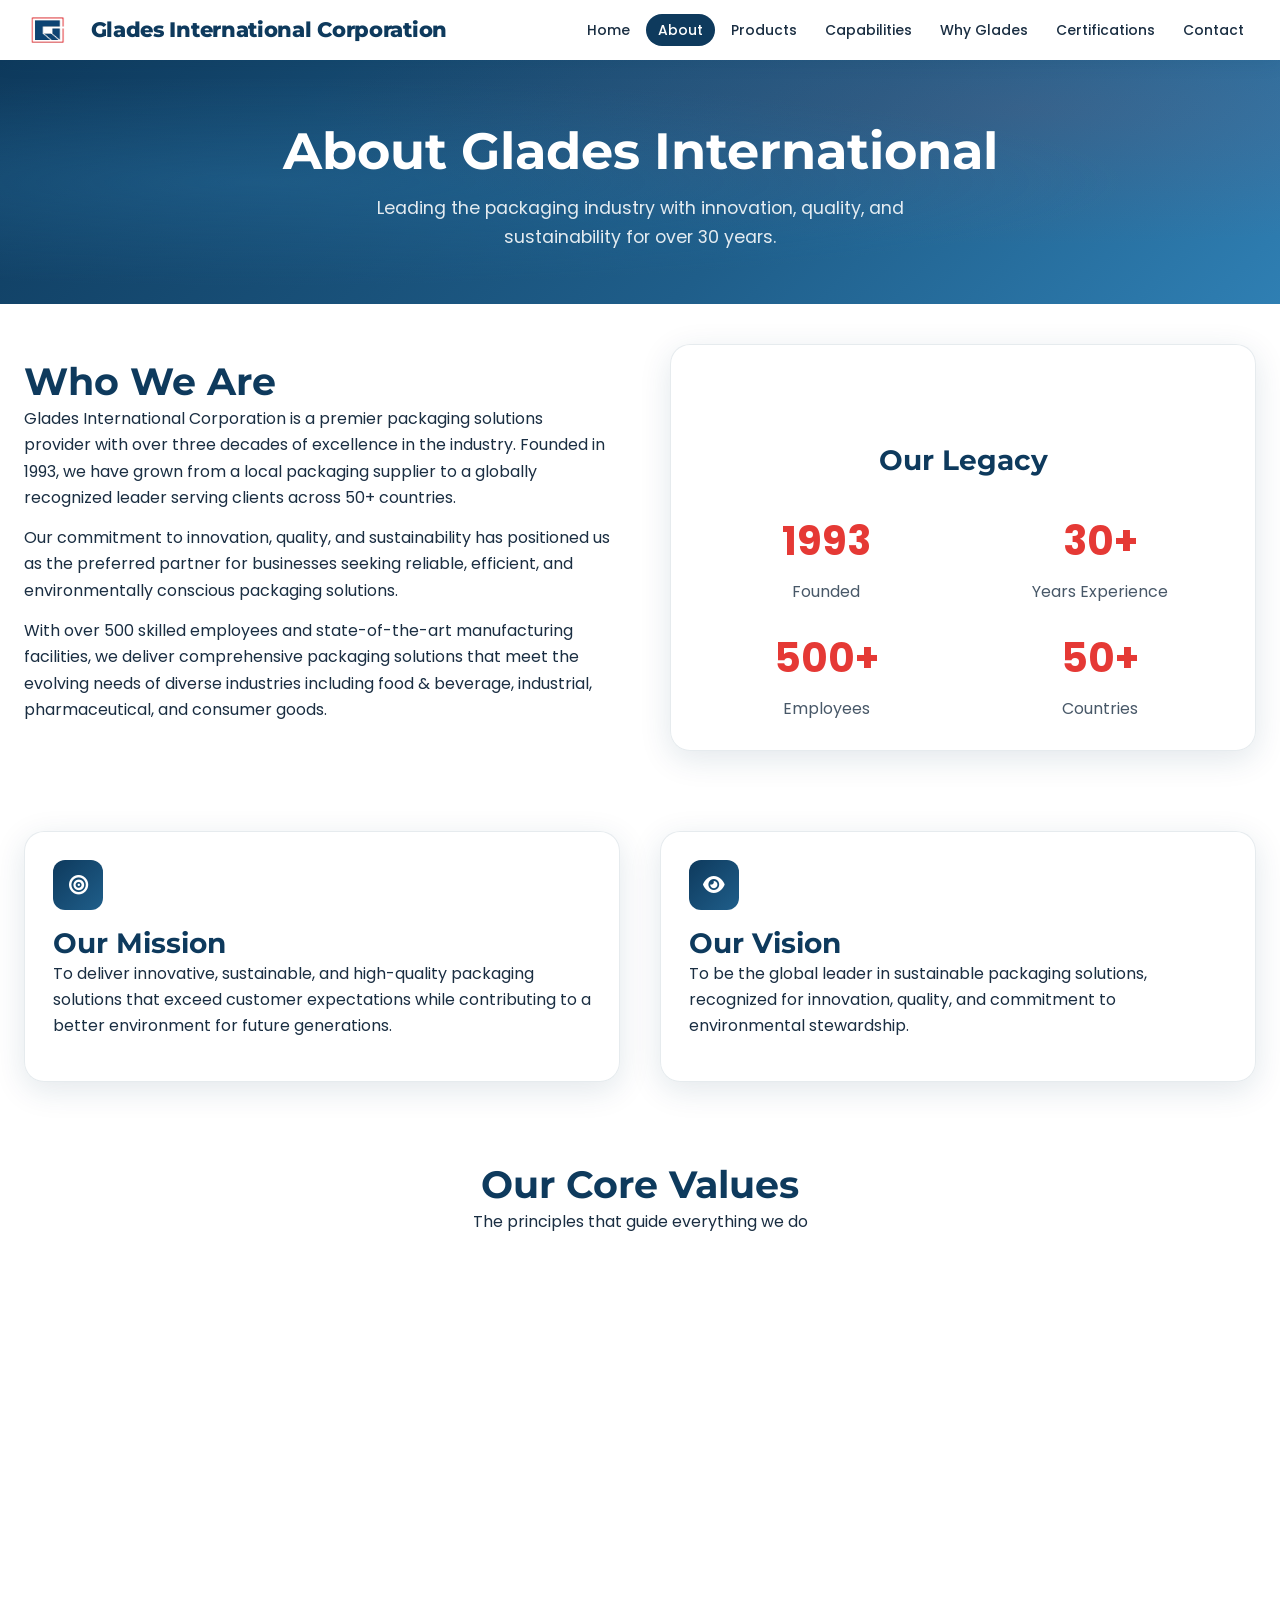
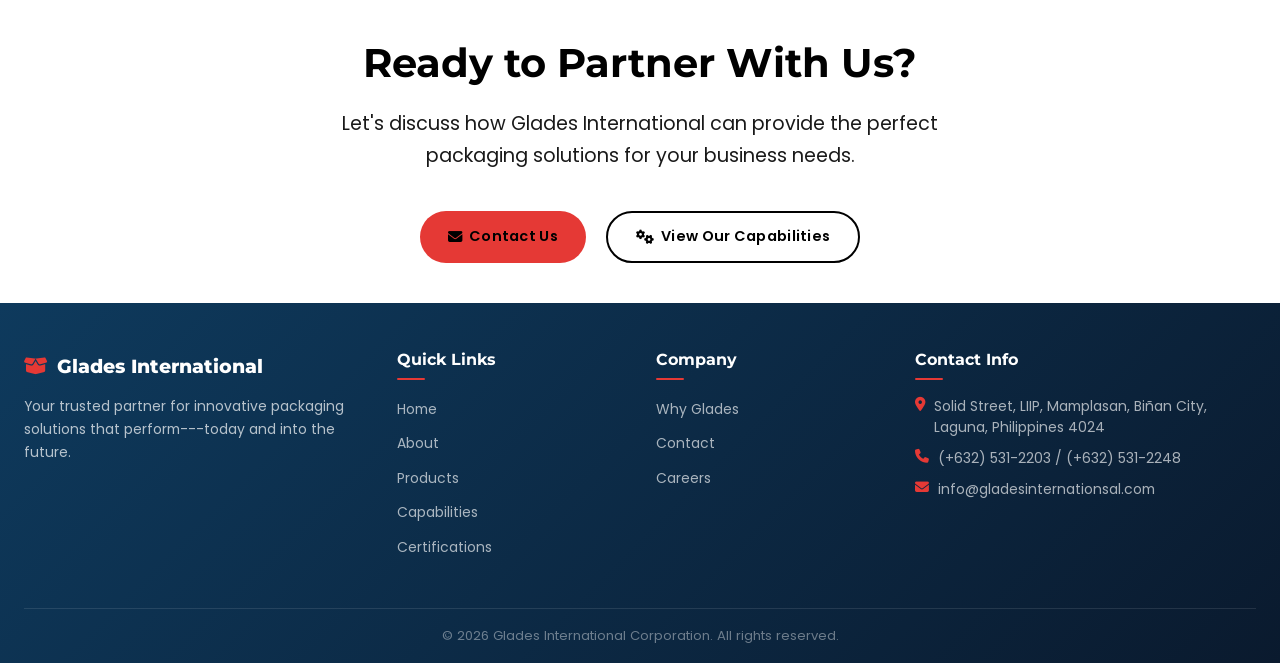
<file: about.html>
<!DOCTYPE html>
<html lang="en">
<head>
    <meta charset="UTF-8">
    <meta name="viewport" content="width=device-width, initial-scale=1.0">
    <title>About Us | Glades International Corporation</title>
    <link rel="stylesheet" href="https://cdnjs.cloudflare.com/ajax/libs/font-awesome/6.4.0/css/all.min.css">
    <link href="https://fonts.googleapis.com/css2?family=Poppins:wght@300;400;500;600;700&family=Montserrat:wght@400;500;600;700&display=swap" rel="stylesheet">
    <link rel="stylesheet" href="css/style.css">
</head>
<body>
    <!-- Header & Navigation -->
    <header>
        <div class="container">
            <nav class="navbar">
                <a href="index.html" class="logo">
    <img src="ASSET/Glades_Logo.png" alt="Glades International Logo" style="height: 40px; margin-right: 10px;">
    Glades International Corporation
</a>
                <div class="mobile-menu-btn">
                    <i class="fas fa-bars"></i>
                </div>
                <ul class="nav-links">
                    <li><a href="index.html">Home</a></li>
                    <li><a href="about.html" class="active">About</a></li>
                    <li><a href="products.html">Products</a></li>
                    <li><a href="capabilities.html">Capabilities</a></li>
                    <li><a href="why-glades.html">Why Glades</a></li>
                    <li><a href="certifications.html">Certifications</a></li>
                    <li><a href="contact.html">Contact</a></li>
                </ul>
            </nav>
        </div>
    </header>
    <!-- Page Hero -->
    <section class="page-hero">
        <div class="container">
            <h1 class="fade-in">About Glades International</h1>
            <p class="fade-in">Leading the packaging industry with innovation, quality, and sustainability for over 30 years.</p>
        </div>
    </section>
    <!-- Company Overview -->
    <section class="section">
        <div class="container">
            <div style="display: grid; grid-template-columns: 1fr 1fr; gap: 60px; align-items: center;">
                <div class="fade-in">
                    <h2>Who We Are</h2>
                    <p>Glades International Corporation is a premier packaging solutions provider with over three decades of excellence in the industry. Founded in 1993, we have grown from a local packaging supplier to a globally recognized leader serving clients across 50+ countries.</p>
                    <p>Our commitment to innovation, quality, and sustainability has positioned us as the preferred partner for businesses seeking reliable, efficient, and environmentally conscious packaging solutions.</p>
                    <p>With over 500 skilled employees and state-of-the-art manufacturing facilities, we deliver comprehensive packaging solutions that meet the evolving needs of diverse industries including food & beverage, industrial, pharmaceutical, and consumer goods.</p>
                </div>
                <div class="glass-card fade-in">
                    <div class="icon-container" style="background: linear-gradient(135deg, var(--primary), var(--secondary)); margin: 0 auto 20px;">
                        <i class="fas fa-building" style="font-size: 3rem; color: white;"></i>
                    </div>
                    <h3 style="text-align: center; margin-bottom: 30px;">Our Legacy</h3>
                    <div style="display: grid; grid-template-columns: 1fr 1fr; gap: 20px; text-align: center;">
                        <div>
                            <div style="font-size: 2.5rem; font-weight: 700; color: var(--accent); margin-bottom: 5px;">1993</div>
                            <div style="opacity: 0.8;">Founded</div>
                        </div>
                        <div>
                            <div style="font-size: 2.5rem; font-weight: 700; color: var(--accent); margin-bottom: 5px;">30+</div>
                            <div style="opacity: 0.8;">Years Experience</div>
                        </div>
                        <div>
                            <div style="font-size: 2.5rem; font-weight: 700; color: var(--accent); margin-bottom: 5px;">500+</div>
                            <div style="opacity: 0.8;">Employees</div>
                        </div>
                        <div>
                            <div style="font-size: 2.5rem; font-weight: 700; color: var(--accent); margin-bottom: 5px;">50+</div>
                            <div style="opacity: 0.8;">Countries</div>
                        </div>
                    </div>
                </div>
            </div>
        </div>
    </section>
    <!-- Mission & Vision -->
    <section class="section" style="background: white;">
        <div class="container">
            <div style="display: grid; grid-template-columns: 1fr 1fr; gap: 40px;">
                <div class="glass-card fade-in">
                    <div class="icon-container">
                        <i class="fas fa-bullseye"></i>
                    </div>
                    <h3>Our Mission</h3>
                    <p>To deliver innovative, sustainable, and high-quality packaging solutions that exceed customer expectations while contributing to a better environment for future generations.</p>
                </div>
                <div class="glass-card fade-in">
                    <div class="icon-container">
                        <i class="fas fa-eye"></i>
                    </div>
                    <h3>Our Vision</h3>
                    <p>To be the global leader in sustainable packaging solutions, recognized for innovation, quality, and commitment to environmental stewardship.</p>
                </div>
            </div>
        </div>
    </section>
    <!-- Core Values -->
    <section class="section">
        <div class="container">
            <div style="text-align: center; max-width: 800px; margin: 0 auto 60px;">
                <h2 class="fade-in">Our Core Values</h2>
                <p class="fade-in">The principles that guide everything we do</p>
            </div>
            <div style="display: grid; grid-template-columns: repeat(auto-fit, minmax(250px, 1fr)); gap: 30px;">
                <div class="glass-card fade-in">
                    <div class="icon-container">
                        <i class="fas fa-award"></i>
                    </div>
                    <h4>Excellence</h4>
                    <p>Committed to delivering superior quality in every product and service we provide.</p>
                </div>
                <div class="glass-card fade-in">
                    <div class="icon-container">
                        <i class="fas fa-leaf"></i>
                    </div>
                    <h4>Sustainability</h4>
                    <p>Dedicated to environmentally responsible practices and sustainable packaging solutions.</p>
                </div>
                <div class="glass-card fade-in">
                    <div class="icon-container">
                        <i class="fas fa-lightbulb"></i>
                    </div>
                    <h4>Innovation</h4>
                    <p>Continuously advancing our technology and processes to meet evolving market needs.</p>
                </div>
                <div class="glass-card fade-in">
                    <div class="icon-container">
                        <i class="fas fa-handshake"></i>
                    </div>
                    <h4>Integrity</h4>
                    <p>Operating with honesty, transparency, and ethical business practices in all relationships.</p>
                </div>
            </div>
        </div>
    </section>
    <!-- CTA Section -->
    <section class="section" style="background: linear-gradient(135deg, var(--primary), var(--secondary)); color: rgb(0, 0, 0); text-align: center;">
        <div class="container">
            <div style="max-width: 700px; margin: 0 auto;" class="fade-in">
                <h2 style="color: rgb(0, 0, 0); font-size: 2.5rem; margin-bottom: 20px;">Ready to Partner With Us?</h2>
                <p style="font-size: 1.2rem; color: rgba(0, 0, 0, 0.9); margin-bottom: 40px;">Let's discuss how Glades International can provide the perfect packaging solutions for your business needs.</p>
                <div style="display: flex; gap: 20px; justify-content: center; flex-wrap: wrap;">
                    <a href="contact.html" class="btn" style="background: var(--accent); color: rgb(0, 0, 0);">
                        <i class="fas fa-envelope"></i> Contact Us
                    </a>
                    <a href="capabilities.html" class="btn btn-secondary" style="background: transparent; border: 2px solid rgb(0, 0, 0); color: rgb(0, 0, 0);">
                        <i class="fas fa-cogs"></i> View Our Capabilities
                    </a>
                </div>
            </div>
        </div>
    </section>
    <!-- Footer -->
    <footer>
        <div class="container">
            <div class="footer-content">
                <div class="footer-about">
                    <div class="footer-logo">
                        <i class="fas fa-box-open"></i> Glades International
                    </div>
                    <p>Your trusted partner for innovative packaging solutions that perform---today and into the future.</p>
                </div>
                <div class="footer-links">
                    <h4>Quick Links</h4>
                    <ul>
                        <li><a href="index.html">Home</a></li>
                        <li><a href="about.html">About</a></li>
                        <li><a href="products.html">Products</a></li>
                        <li><a href="capabilities.html">Capabilities</a></li>
                        <li><a href="certifications.html">Certifications</a></li>
                    </ul>
                </div>
                <div class="footer-links">
                    <h4>Company</h4>
                    <ul>
                        <li><a href="why-glades.html">Why Glades</a></li>
                        <li><a href="contact.html">Contact</a></li>
                        <li><a href="#">Careers</a></li>
                    </ul>
                </div>
                <div class="footer-contact">
                    <h4>Contact Info</h4>
                    <p><i class="fas fa-map-marker-alt"></i>
Solid Street, LIIP, Mamplasan, Biñan City, Laguna, Philippines 4024</p>
                    <p><i class="fas fa-phone"></i> (+632) 531-2203 / (+632) 531-2248</p>
                    <p><i class="fas fa-envelope"></i>
info@gladesinternationsal.com</p>
                </div>
            </div>
            <div class="copyright">
                <p>&copy; 2023 Glades International Corporation. All rights reserved.</p>
            </div>
        </div>
    </footer>
    <script src="js/main.js"></script>
</body>
</html>
</file>
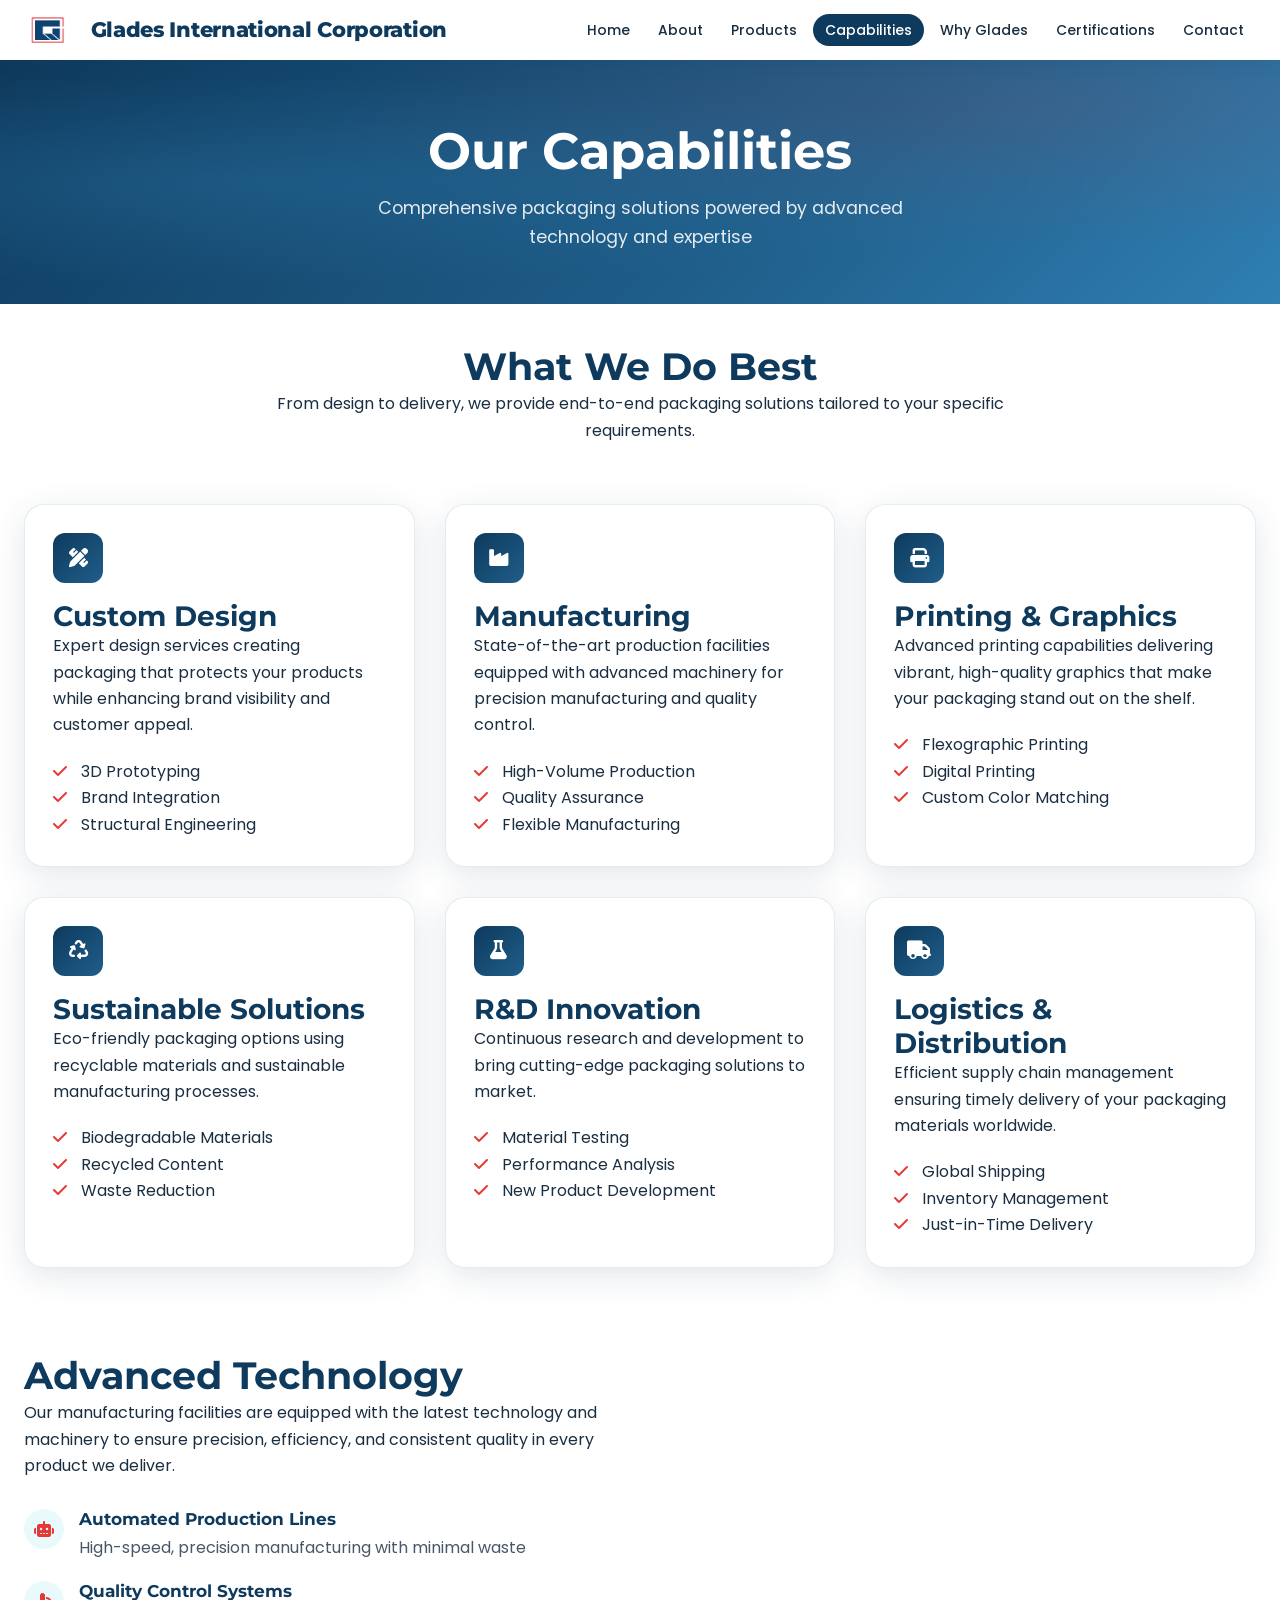
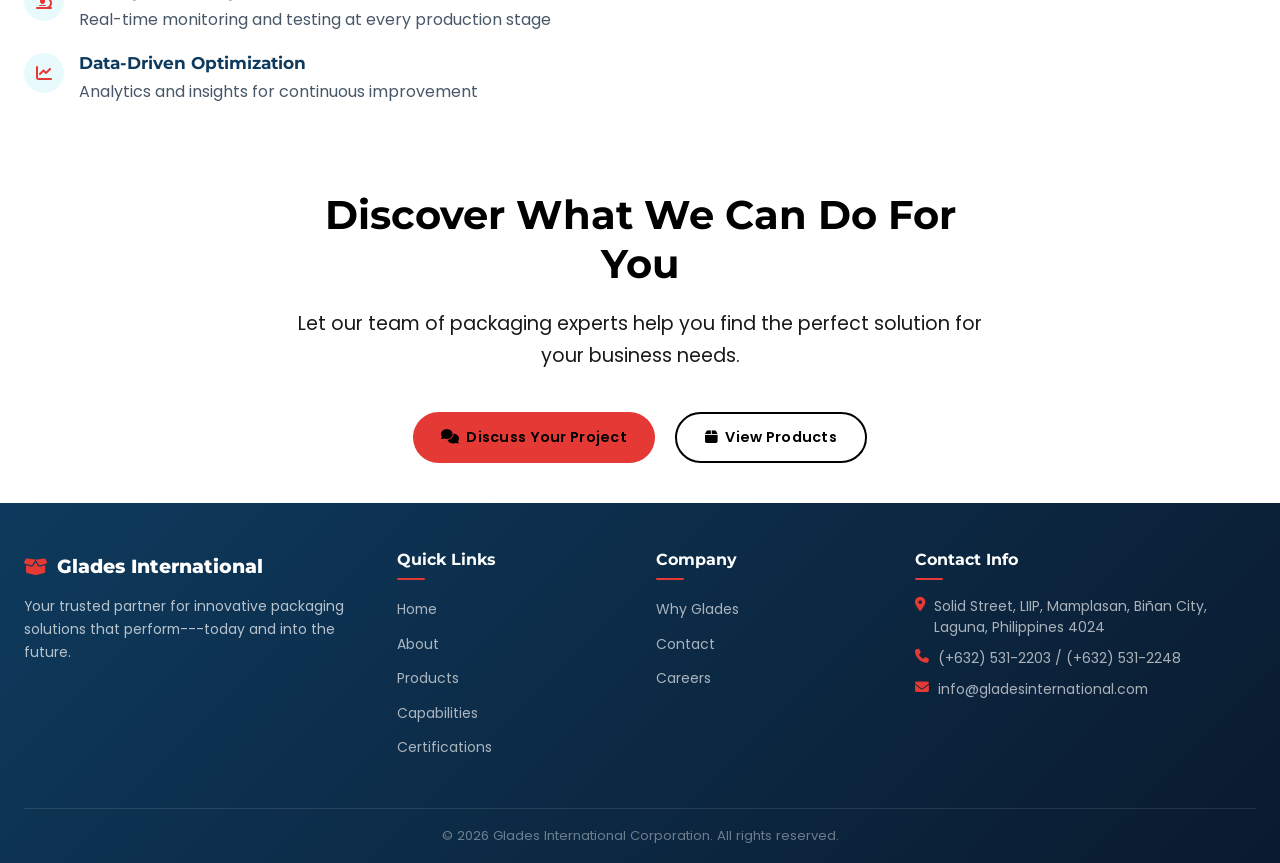
<file: capabilities.html>
<!DOCTYPE html>
<html lang="en">
<head>
    <meta charset="UTF-8">
    <meta name="viewport" content="width=device-width, initial-scale=1.0">
    <title>Capabilities | Glades International Corporation</title>
    <link rel="stylesheet" href="https://cdnjs.cloudflare.com/ajax/libs/font-awesome/6.4.0/css/all.min.css">
    <link href="https://fonts.googleapis.com/css2?family=Poppins:wght@300;400;500;600;700&family=Montserrat:wght@400;500;600;700&display=swap" rel="stylesheet">
    <link rel="stylesheet" href="css/style.css">
</head>
<body>
    <!-- Header & Navigation -->
    <header>
        <div class="container">
            <nav class="navbar">
                <a href="index.html" class="logo">
    <img src="ASSET/Glades_Logo.png" alt="Glades International Logo" style="height: 40px; margin-right: 10px;">
   Glades International Corporation
</a>
                <div class="mobile-menu-btn">
                    <i class="fas fa-bars"></i>
                </div>
                <ul class="nav-links">
                    <li><a href="index.html">Home</a></li>
                    <li><a href="about.html">About</a></li>
                    <li><a href="products.html">Products</a></li>
                    <li><a href="capabilities.html" class="active">Capabilities</a></li>
                    <li><a href="why-glades.html">Why Glades</a></li>
                    <li><a href="certifications.html">Certifications</a></li>
                    <li><a href="contact.html">Contact</a></li>
                </ul>
            </nav>
        </div>
    </header>
    <!-- Page Hero -->
    <section class="page-hero">
        <div class="container">
            <h1 class="fade-in">Our Capabilities</h1>
            <p class="fade-in">Comprehensive packaging solutions powered by advanced technology and expertise</p>
        </div>
    </section>
    <!-- Core Capabilities -->
    <section class="section">
        <div class="container">
            <div style="text-align: center; max-width: 800px; margin: 0 auto 60px;">
                <h2 class="fade-in">What We Do Best</h2>
                <p class="fade-in">From design to delivery, we provide end-to-end packaging solutions tailored to your specific requirements.</p>
            </div>
            <div style="display: grid; grid-template-columns: repeat(auto-fit, minmax(300px, 1fr)); gap: 30px;">
                <div class="glass-card fade-in">
                    <div class="icon-container">
                        <i class="fas fa-pencil-ruler"></i>
                    </div>
                    <h3>Custom Design</h3>
                    <p>Expert design services creating packaging that protects your products while enhancing brand visibility and customer appeal.</p>
                    <ul style="list-style: none; padding: 0; margin-top: 20px;">
                        <li><i class="fas fa-check" style="color: var(--accent); margin-right: 10px;"></i> 3D Prototyping</li>
                        <li><i class="fas fa-check" style="color: var(--accent); margin-right: 10px;"></i> Brand Integration</li>
                        <li><i class="fas fa-check" style="color: var(--accent); margin-right: 10px;"></i> Structural Engineering</li>
                    </ul>
                </div>
                <div class="glass-card fade-in">
                    <div class="icon-container">
                        <i class="fas fa-industry"></i>
                    </div>
                    <h3>Manufacturing</h3>
                    <p>State-of-the-art production facilities equipped with advanced machinery for precision manufacturing and quality control.</p>
                    <ul style="list-style: none; padding: 0; margin-top: 20px;">
                        <li><i class="fas fa-check" style="color: var(--accent); margin-right: 10px;"></i> High-Volume Production</li>
                        <li><i class="fas fa-check" style="color: var(--accent); margin-right: 10px;"></i> Quality Assurance</li>
                        <li><i class="fas fa-check" style="color: var(--accent); margin-right: 10px;"></i> Flexible Manufacturing</li>
                    </ul>
                </div>
                <div class="glass-card fade-in">
                    <div class="icon-container">
                        <i class="fas fa-print"></i>
                    </div>
                    <h3>Printing & Graphics</h3>
                    <p>Advanced printing capabilities delivering vibrant, high-quality graphics that make your packaging stand out on the shelf.</p>
                    <ul style="list-style: none; padding: 0; margin-top: 20px;">
                        <li><i class="fas fa-check" style="color: var(--accent); margin-right: 10px;"></i> Flexographic Printing</li>
                        <li><i class="fas fa-check" style="color: var(--accent); margin-right: 10px;"></i> Digital Printing</li>
                        <li><i class="fas fa-check" style="color: var(--accent); margin-right: 10px;"></i> Custom Color Matching</li>
                    </ul>
                </div>
                <div class="glass-card fade-in">
                    <div class="icon-container">
                        <i class="fas fa-recycle"></i>
                    </div>
                    <h3>Sustainable Solutions</h3>
                    <p>Eco-friendly packaging options using recyclable materials and sustainable manufacturing processes.</p>
                    <ul style="list-style: none; padding: 0; margin-top: 20px;">
                        <li><i class="fas fa-check" style="color: var(--accent); margin-right: 10px;"></i> Biodegradable Materials</li>
                        <li><i class="fas fa-check" style="color: var(--accent); margin-right: 10px;"></i> Recycled Content</li>
                        <li><i class="fas fa-check" style="color: var(--accent); margin-right: 10px;"></i> Waste Reduction</li>
                    </ul>
                </div>
                <div class="glass-card fade-in">
                    <div class="icon-container">
                        <i class="fas fa-flask"></i>
                    </div>
                    <h3>R&D Innovation</h3>
                    <p>Continuous research and development to bring cutting-edge packaging solutions to market.</p>
                    <ul style="list-style: none; padding: 0; margin-top: 20px;">
                        <li><i class="fas fa-check" style="color: var(--accent); margin-right: 10px;"></i> Material Testing</li>
                        <li><i class="fas fa-check" style="color: var(--accent); margin-right: 10px;"></i> Performance Analysis</li>
                        <li><i class="fas fa-check" style="color: var(--accent); margin-right: 10px;"></i> New Product Development</li>
                    </ul>
                </div>
                <div class="glass-card fade-in">
                    <div class="icon-container">
                        <i class="fas fa-truck"></i>
                    </div>
                    <h3>Logistics & Distribution</h3>
                    <p>Efficient supply chain management ensuring timely delivery of your packaging materials worldwide.</p>
                    <ul style="list-style: none; padding: 0; margin-top: 20px;">
                        <li><i class="fas fa-check" style="color: var(--accent); margin-right: 10px;"></i> Global Shipping</li>
                        <li><i class="fas fa-check" style="color: var(--accent); margin-right: 10px;"></i> Inventory Management</li>
                        <li><i class="fas fa-check" style="color: var(--accent); margin-right: 10px;"></i> Just-in-Time Delivery</li>
                    </ul>
                </div>
            </div>
        </div>
    </section>
    <!-- Technology Section -->
    <section class="section" style="background: rgb(255, 255, 255);">
        <div class="container">
            <div style="display: grid; grid-template-columns: 1fr 1fr; gap: 60px; align-items: center;">
                <div class="fade-in">
                    <h2>Advanced Technology</h2>
                    <p>Our manufacturing facilities are equipped with the latest technology and machinery to ensure precision, efficiency, and consistent quality in every product we deliver.</p>
                    <ul style="list-style: none; padding: 0; margin-top: 30px;">
                        <li style="display: flex; align-items: start; margin-bottom: 20px;">
                            <div style="background: rgba(30, 207, 214, 0.1); width: 40px; height: 40px; border-radius: 50%; display: flex; align-items: center; justify-content: center; flex-shrink: 0; margin-right: 15px;">
                                <i class="fas fa-robot" style="color: var(--accent);"></i>
                            </div>
                            <div>
                                <h4 style="margin-bottom: 5px;">Automated Production Lines</h4>
                                <p style="margin: 0; opacity: 0.8;">High-speed, precision manufacturing with minimal waste</p>
                            </div>
                        </li>
                        <li style="display: flex; align-items: start; margin-bottom: 20px;">
                            <div style="background: rgba(30, 207, 214, 0.1); width: 40px; height: 40px; border-radius: 50%; display: flex; align-items: center; justify-content: center; flex-shrink: 0; margin-right: 15px;">
                                <i class="fas fa-microscope" style="color: var(--accent);"></i>
                            </div>
                            <div>
                                <h4 style="margin-bottom: 5px;">Quality Control Systems</h4>
                                <p style="margin: 0; opacity: 0.8;">Real-time monitoring and testing at every production stage</p>
                            </div>
                        </li>
                        <li style="display: flex; align-items: start;">
                            <div style="background: rgba(30, 207, 214, 0.1); width: 40px; height: 40px; border-radius: 50%; display: flex; align-items: center; justify-content: center; flex-shrink: 0; margin-right: 15px;">
                                <i class="fas fa-chart-line" style="color: var(--accent);"></i>
                            </div>
                            <div>
                                <h4 style="margin-bottom: 5px;">Data-Driven Optimization</h4>
                                <p style="margin: 0; opacity: 0.8;">Analytics and insights for continuous improvement</p>
                            </div>
                        </li>
                    </ul>
                </div>
                <div class="glass-card fade-in" style="background: linear-gradient(135deg, var(--primary), var(--secondary)); color: rgb(0, 0, 0); padding: 60px 40px; text-align: center;">
                    <div style="font-size: 4rem; margin-bottom: 20px;">
                        <i class="fas fa-cogs"></i>
                    </div>
                    <h3 style="color: rgb(0, 0, 0); margin-bottom: 15px;">32 Different Package Types</h3>
                    <p style="opacity: 0.9;">Versatile manufacturing capabilities to meet any packaging requirement</p>
                </div>
            </div>
        </div>
    </section>
    <!-- CTA Section -->
    <section class="section" style="background: linear-gradient(135deg, var(--primary), var(--secondary)); color: rgb(0, 0, 0); text-align: center;">
        <div class="container">
            <div style="max-width: 700px; margin: 0 auto;" class="fade-in">
                <h2 style="color: rgb(0, 0, 0); font-size: 2.5rem; margin-bottom: 20px;">Discover What We Can Do For You</h2>
                <p style="font-size: 1.2rem; color: rgba(0, 0, 0, 0.9); margin-bottom: 40px;">Let our team of packaging experts help you find the perfect solution for your business needs.</p>
                <div style="display: flex; gap: 20px; justify-content: center; flex-wrap: wrap;">
                    <a href="contact.html" class="btn" style="background: var(--accent); color: rgb(0, 0, 0);">
                        <i class="fas fa-comments"></i> Discuss Your Project
                    </a>
                    <a href="products.html" class="btn btn-secondary" style="background: transparent; border: 2px solid rgb(0, 0, 0); color: rgb(0, 0, 0);">
                        <i class="fas fa-box"></i> View Products
                    </a>
                </div>
            </div>
        </div>
    </section>
    <!-- Footer -->
    <footer>
        <div class="container">
            <div class="footer-content">
                <div class="footer-about">
                    <div class="footer-logo">
                        <i class="fas fa-box-open"></i> Glades International
                    </div>
                    <p>Your trusted partner for innovative packaging solutions that perform---today and into the future.</p>
                </div>
                <div class="footer-links">
                    <h4>Quick Links</h4>
                    <ul>
                        <li><a href="index.html">Home</a></li>
                        <li><a href="about.html">About</a></li>
                        <li><a href="products.html">Products</a></li>
                        <li><a href="capabilities.html">Capabilities</a></li>
                        <li><a href="certifications.html">Certifications</a></li>
                    </ul>
                </div>
                <div class="footer-links">
                    <h4>Company</h4>
                    <ul>
                        <li><a href="why-glades.html">Why Glades</a></li>
                        <li><a href="contact.html">Contact</a></li>
                        <li><a href="#">Careers</a></li>
                    </ul>
                </div>
                <div class="footer-contact">
                    <h4>Contact Info</h4>
                    <p><i class="fas fa-map-marker-alt"></i>
Solid Street, LIIP, Mamplasan, Biñan City, Laguna, Philippines 4024</p>
                    <p><i class="fas fa-phone"></i> (+632) 531-2203 / (+632) 531-2248</p>
                    <p><i class="fas fa-envelope"></i>
info@gladesinternational.com</p>
                </div>
            </div>
            <div class="copyright">
                <p>&copy; 2023 Glades International Corporation. All rights reserved.</p>
            </div>
        </div>
    </footer>
    <script src="js/main.js"></script>
</body>
</html>
</file>
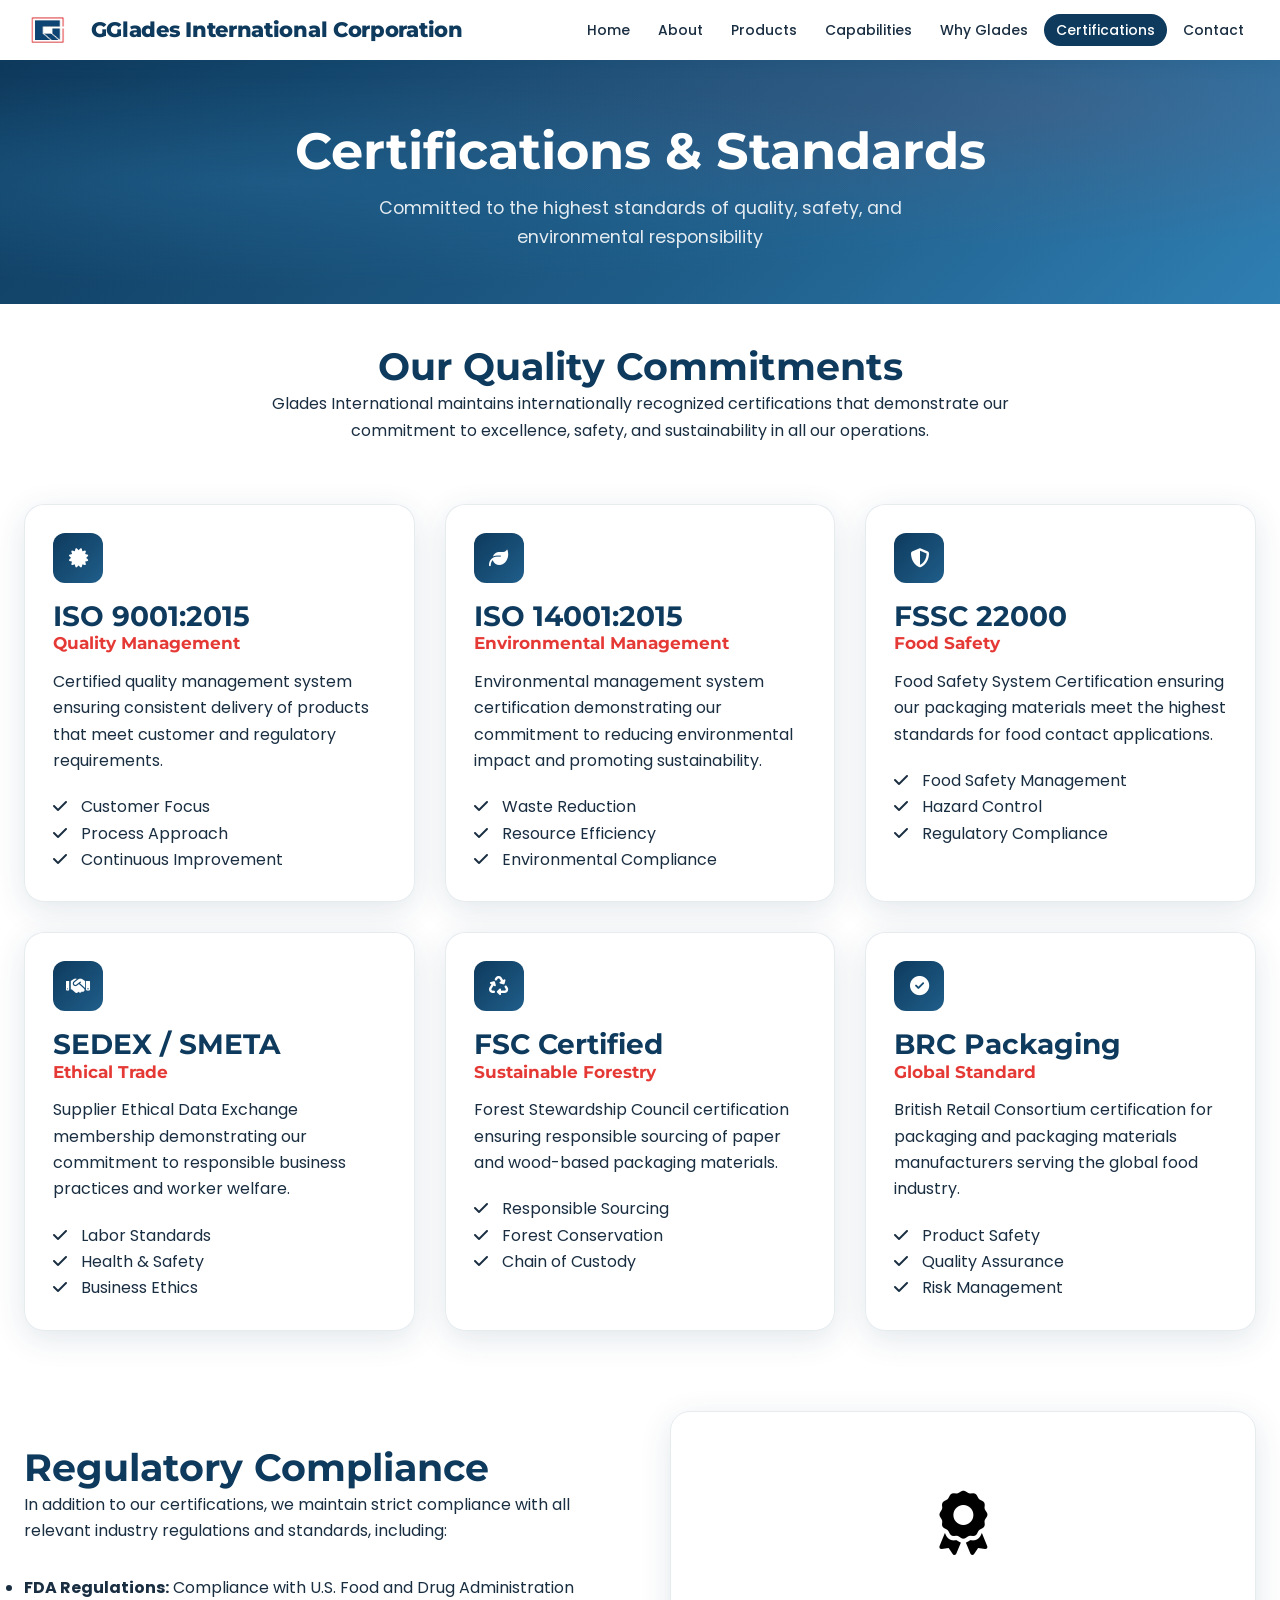
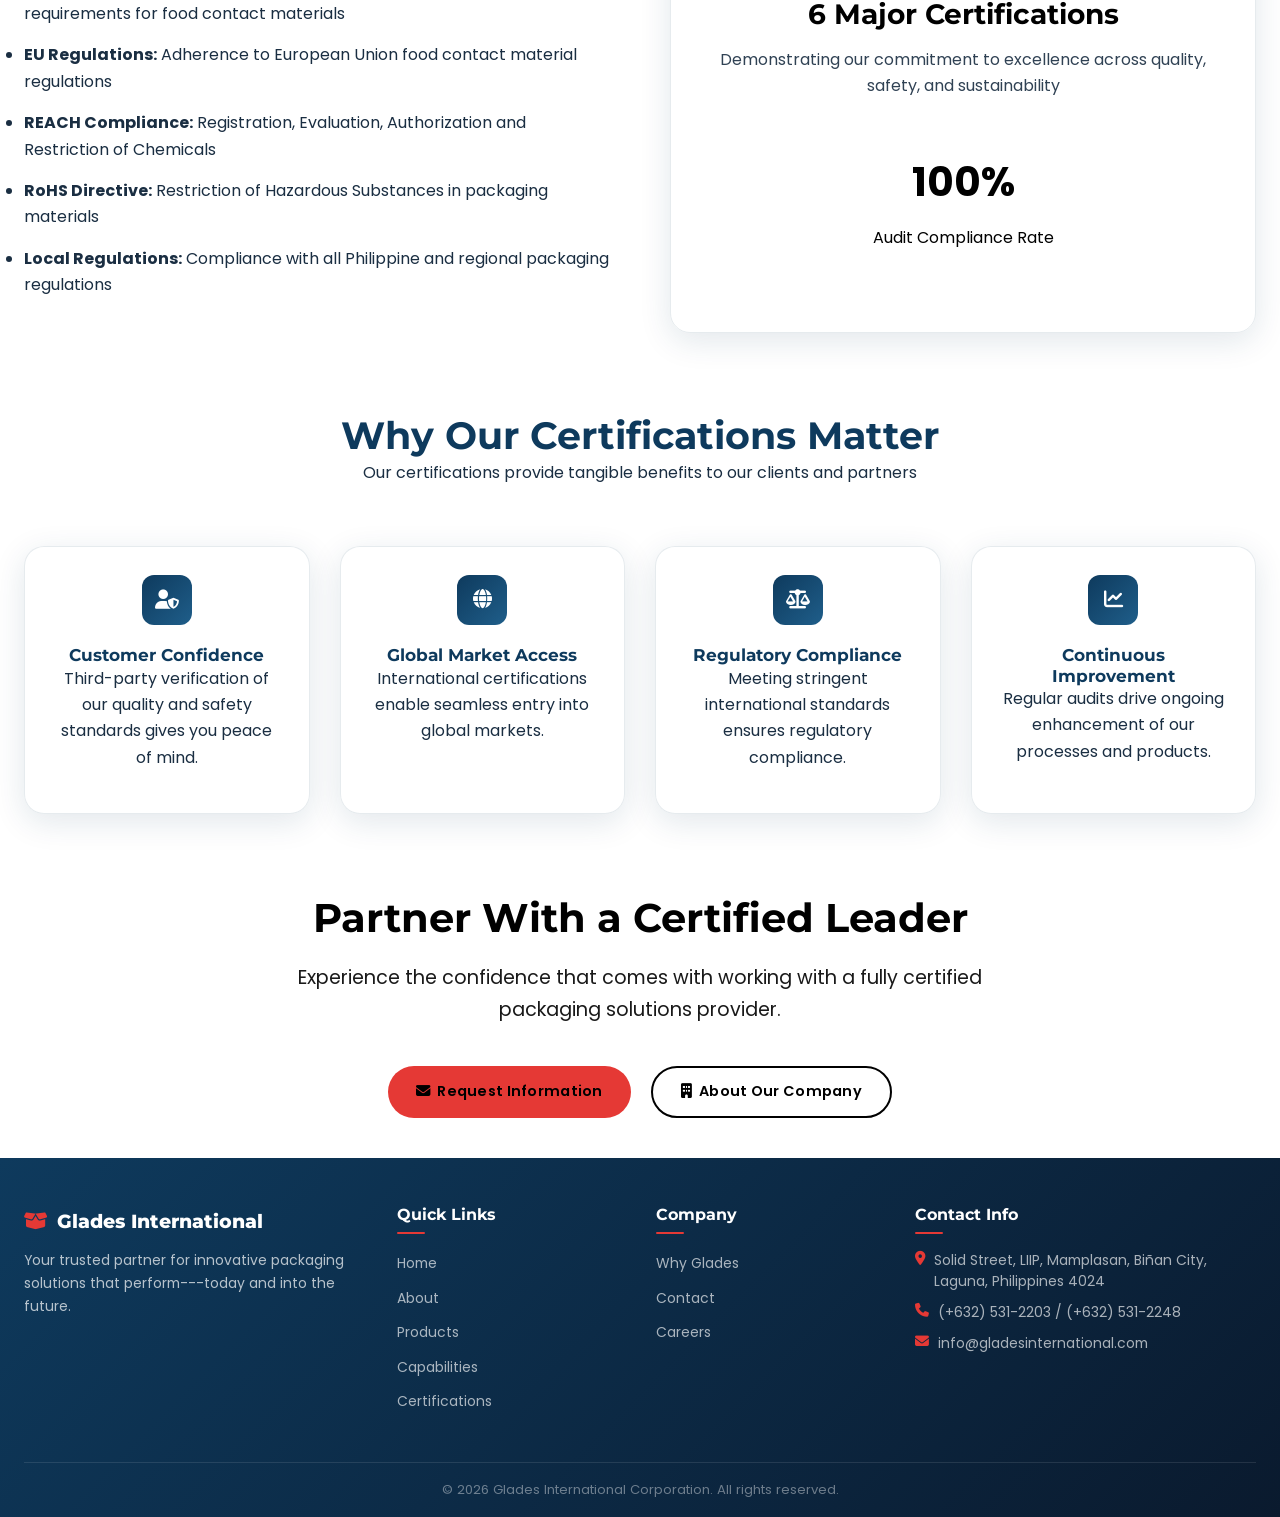
<file: certifications.html>
<!DOCTYPE html>
<html lang="en">
<head>
    <meta charset="UTF-8">
    <meta name="viewport" content="width=device-width, initial-scale=1.0">
    <title>Certifications | Glades International Corporation</title>
    <link rel="stylesheet" href="https://cdnjs.cloudflare.com/ajax/libs/font-awesome/6.4.0/css/all.min.css">
    <link href="https://fonts.googleapis.com/css2?family=Poppins:wght@300;400;500;600;700&family=Montserrat:wght@400;500;600;700&display=swap" rel="stylesheet">
    <link rel="stylesheet" href="css/style.css">
</head>
<body>
    <!-- Header & Navigation -->
    <header>
        <div class="container">
            <nav class="navbar">
               <a href="index.html" class="logo">
    <img src="ASSET/Glades_Logo.png" alt="Glades International Logo" style="height: 40px; margin-right: 10px;">
    GGlades International Corporation
</a>
                <div class="mobile-menu-btn">
                    <i class="fas fa-bars"></i>
                </div>
                <ul class="nav-links">
                    <li><a href="index.html">Home</a></li>
                    <li><a href="about.html">About</a></li>
                    <li><a href="products.html">Products</a></li>
                    <li><a href="capabilities.html">Capabilities</a></li>
                    <li><a href="why-glades.html">Why Glades</a></li>
                    <li><a href="certifications.html" class="active">Certifications</a></li>
                    <li><a href="contact.html">Contact</a></li>
                </ul>
            </nav>
        </div>
    </header>
    <!-- Page Hero -->
    <section class="page-hero">
        <div class="container">
            <h1 class="fade-in">Certifications & Standards</h1>
            <p class="fade-in">Committed to the highest standards of quality, safety, and environmental responsibility</p>
        </div>
    </section>
    <!-- Certifications Overview -->
    <section class="section">
        <div class="container">
            <div style="text-align: center; max-width: 800px; margin: 0 auto 60px;">
                <h2 class="fade-in">Our Quality Commitments</h2>
                <p class="fade-in">Glades International maintains internationally recognized certifications that demonstrate our commitment to excellence, safety, and sustainability in all our operations.</p>
            </div>
            <div style="display: grid; grid-template-columns: repeat(auto-fit, minmax(300px, 1fr)); gap: 30px;">
                <div class="glass-card fade-in">
                    <div class="icon-container">
                        <i class="fas fa-certificate"></i>
                    </div>
                    <h3>ISO 9001:2015</h3>
                    <h4 style="color: var(--accent); margin-bottom: 15px;">Quality Management</h4>
                    <p>Certified quality management system ensuring consistent delivery of products that meet customer and regulatory requirements.</p>
                    <ul style="list-style: none; padding: 0; margin-top: 20px;">
                        <li><i class="fas fa-check" style="color: var(--success); margin-right: 10px;"></i> Customer Focus</li>
                        <li><i class="fas fa-check" style="color: var(--success); margin-right: 10px;"></i> Process Approach</li>
                        <li><i class="fas fa-check" style="color: var(--success); margin-right: 10px;"></i> Continuous Improvement</li>
                    </ul>
                </div>
                <div class="glass-card fade-in">
                    <div class="icon-container">
                        <i class="fas fa-leaf"></i>
                    </div>
                    <h3>ISO 14001:2015</h3>
                    <h4 style="color: var(--accent); margin-bottom: 15px;">Environmental Management</h4>
                    <p>Environmental management system certification demonstrating our commitment to reducing environmental impact and promoting sustainability.</p>
                    <ul style="list-style: none; padding: 0; margin-top: 20px;">
                        <li><i class="fas fa-check" style="color: var(--success); margin-right: 10px;"></i> Waste Reduction</li>
                        <li><i class="fas fa-check" style="color: var(--success); margin-right: 10px;"></i> Resource Efficiency</li>
                        <li><i class="fas fa-check" style="color: var(--success); margin-right: 10px;"></i> Environmental Compliance</li>
                    </ul>
                </div>
                <div class="glass-card fade-in">
                    <div class="icon-container">
                        <i class="fas fa-shield-alt"></i>
                    </div>
                    <h3>FSSC 22000</h3>
                    <h4 style="color: var(--accent); margin-bottom: 15px;">Food Safety</h4>
                    <p>Food Safety System Certification ensuring our packaging materials meet the highest standards for food contact applications.</p>
                    <ul style="list-style: none; padding: 0; margin-top: 20px;">
                        <li><i class="fas fa-check" style="color: var(--success); margin-right: 10px;"></i> Food Safety Management</li>
                        <li><i class="fas fa-check" style="color: var(--success); margin-right: 10px;"></i> Hazard Control</li>
                        <li><i class="fas fa-check" style="color: var(--success); margin-right: 10px;"></i> Regulatory Compliance</li>
                    </ul>
                </div>
                <div class="glass-card fade-in">
                    <div class="icon-container">
                        <i class="fas fa-handshake"></i>
                    </div>
                    <h3>SEDEX / SMETA</h3>
                    <h4 style="color: var(--accent); margin-bottom: 15px;">Ethical Trade</h4>
                    <p>Supplier Ethical Data Exchange membership demonstrating our commitment to responsible business practices and worker welfare.</p>
                    <ul style="list-style: none; padding: 0; margin-top: 20px;">
                        <li><i class="fas fa-check" style="color: var(--success); margin-right: 10px;"></i> Labor Standards</li>
                        <li><i class="fas fa-check" style="color: var(--success); margin-right: 10px;"></i> Health & Safety</li>
                        <li><i class="fas fa-check" style="color: var(--success); margin-right: 10px;"></i> Business Ethics</li>
                    </ul>
                </div>
                <div class="glass-card fade-in">
                    <div class="icon-container">
                        <i class="fas fa-recycle"></i>
                    </div>
                    <h3>FSC Certified</h3>
                    <h4 style="color: var(--accent); margin-bottom: 15px;">Sustainable Forestry</h4>
                    <p>Forest Stewardship Council certification ensuring responsible sourcing of paper and wood-based packaging materials.</p>
                    <ul style="list-style: none; padding: 0; margin-top: 20px;">
                        <li><i class="fas fa-check" style="color: var(--success); margin-right: 10px;"></i> Responsible Sourcing</li>
                        <li><i class="fas fa-check" style="color: var(--success); margin-right: 10px;"></i> Forest Conservation</li>
                        <li><i class="fas fa-check" style="color: var(--success); margin-right: 10px;"></i> Chain of Custody</li>
                    </ul>
                </div>
                <div class="glass-card fade-in">
                    <div class="icon-container">
                        <i class="fas fa-check-circle"></i>
                    </div>
                    <h3>BRC Packaging</h3>
                    <h4 style="color: var(--accent); margin-bottom: 15px;">Global Standard</h4>
                    <p>British Retail Consortium certification for packaging and packaging materials manufacturers serving the global food industry.</p>
                    <ul style="list-style: none; padding: 0; margin-top: 20px;">
                        <li><i class="fas fa-check" style="color: var(--success); margin-right: 10px;"></i> Product Safety</li>
                        <li><i class="fas fa-check" style="color: var(--success); margin-right: 10px;"></i> Quality Assurance</li>
                        <li><i class="fas fa-check" style="color: var(--success); margin-right: 10px;"></i> Risk Management</li>
                    </ul>
                </div>
            </div>
        </div>
    </section>
    <!-- Compliance Section -->
    <section class="section" style="background: white;">
        <div class="container">
            <div style="display: grid; grid-template-columns: 1fr 1fr; gap: 60px; align-items: center;">
                <div class="fade-in">
                    <h2>Regulatory Compliance</h2>
                    <p>In addition to our certifications, we maintain strict compliance with all relevant industry regulations and standards, including:</p>
                    <ul style="margin-top: 30px;">
                        <li style="margin-bottom: 15px;"><strong>FDA Regulations:</strong> Compliance with U.S. Food and Drug Administration requirements for food contact materials</li>
                        <li style="margin-bottom: 15px;"><strong>EU Regulations:</strong> Adherence to European Union food contact material regulations</li>
                        <li style="margin-bottom: 15px;"><strong>REACH Compliance:</strong> Registration, Evaluation, Authorization and Restriction of Chemicals</li>
                        <li style="margin-bottom: 15px;"><strong>RoHS Directive:</strong> Restriction of Hazardous Substances in packaging materials</li>
                        <li><strong>Local Regulations:</strong>
Compliance with all Philippine and regional packaging regulations</li>
                    </ul>
                </div>
                <div class="glass-card fade-in" style="background: linear-gradient(135deg, var(--primary), var(--secondary)); color: rgb(0, 0, 0); padding: 60px 40px; text-align: center;">
                    <div style="font-size: 4rem; margin-bottom: 20px;">
                        <i class="fas fa-award"></i>
                    </div>
                    <h3 style="color: rgb(0, 0, 0); margin-bottom: 15px;">6 Major Certifications</h3>
                    <p style="opacity: 0.9; margin-bottom: 30px;">Demonstrating our commitment to excellence across quality, safety, and sustainability</p>
                    <div style="background: rgba(255, 255, 255, 0.1); padding: 20px; border-radius: 12px;">
                        <div style="font-size: 2.5rem; font-weight: 700; margin-bottom: 10px;">100%</div>
                        <div>Audit Compliance Rate</div>
                    </div>
                </div>
            </div>
        </div>
    </section>
    <!-- Why Certifications Matter -->
    <section class="section">
        <div class="container">
            <div style="text-align: center; max-width: 800px; margin: 0 auto 60px;">
                <h2 class="fade-in">Why Our Certifications Matter</h2>
                <p class="fade-in">Our certifications provide tangible benefits to our clients and partners</p>
            </div>
            <div style="display: grid; grid-template-columns: repeat(auto-fit, minmax(250px, 1fr)); gap: 30px;">
                <div class="glass-card fade-in" style="text-align: center;">
                    <div class="icon-container" style="margin: 0 auto 20px;">
                        <i class="fas fa-user-shield"></i>
                    </div>
                    <h4>Customer Confidence</h4>
                    <p>Third-party verification of our quality and safety standards gives you peace of mind.</p>
                </div>
                <div class="glass-card fade-in" style="text-align: center;">
                    <div class="icon-container" style="margin: 0 auto 20px;">
                        <i class="fas fa-globe"></i>
                    </div>
                    <h4>Global Market Access</h4>
                    <p>International certifications enable seamless entry into global markets.</p>
                </div>
                <div class="glass-card fade-in" style="text-align: center;">
                    <div class="icon-container" style="margin: 0 auto 20px;">
                        <i class="fas fa-balance-scale"></i>
                    </div>
                    <h4>Regulatory Compliance</h4>
                    <p>Meeting stringent international standards ensures regulatory compliance.</p>
                </div>
                <div class="glass-card fade-in" style="text-align: center;">
                    <div class="icon-container" style="margin: 0 auto 20px;">
                        <i class="fas fa-chart-line"></i>
                    </div>
                    <h4>Continuous Improvement</h4>
                    <p>Regular audits drive ongoing enhancement of our processes and products.</p>
                </div>
            </div>
        </div>
    </section>
    <!-- CTA Section -->
    <section class="section" style="background: linear-gradient(135deg, var(--primary), var(--secondary)); color: rgb(0, 0, 0); text-align: center;">
        <div class="container">
            <div style="max-width: 700px; margin: 0 auto;" class="fade-in">
                <h2 style="color: rgb(0, 0, 0); font-size: 2.5rem; margin-bottom: 20px;">Partner With a Certified Leader</h2>
                <p style="font-size: 1.2rem; color: rgba(0, 0, 0, 0.9); margin-bottom: 40px;">Experience the confidence that comes with working with a fully certified packaging solutions provider.</p>
                <div style="display: flex; gap: 20px; justify-content: center; flex-wrap: wrap;">
                    <a href="contact.html" class="btn" style="background: var(--accent); color: rgb(0, 0, 0);">
                        <i class="fas fa-envelope"></i> Request Information
                    </a>
                    <a href="about.html" class="btn btn-secondary" style="background: transparent; border: 2px solid rgb(0, 0, 0); color: rgb(0, 0, 0);">
                        <i class="fas fa-building"></i> About Our Company
                    </a>
                </div>
            </div>
        </div>
    </section>
    <!-- Footer -->
    <footer>
        <div class="container">
            <div class="footer-content">
                <div class="footer-about">
                    <div class="footer-logo">
                        <i class="fas fa-box-open"></i> Glades International
                    </div>
                    <p>Your trusted partner for innovative packaging solutions that perform---today and into the future.</p>
                </div>
                <div class="footer-links">
                    <h4>Quick Links</h4>
                    <ul>
                        <li><a href="index.html">Home</a></li>
                        <li><a href="about.html">About</a></li>
                        <li><a href="products.html">Products</a></li>
                        <li><a href="capabilities.html">Capabilities</a></li>
                        <li><a href="certifications.html">Certifications</a></li>
                    </ul>
                </div>
                <div class="footer-links">
                    <h4>Company</h4>
                    <ul>
                        <li><a href="why-glades.html">Why Glades</a></li>
                        <li><a href="contact.html">Contact</a></li>
                        <li><a href="#">Careers</a></li>
                    </ul>
                </div>
                <div class="footer-contact">
                    <h4>Contact Info</h4>
                    <p><i class="fas fa-map-marker-alt"></i>
Solid Street, LIIP, Mamplasan, Biñan City, Laguna, Philippines 4024</p>
                    <p><i class="fas fa-phone"></i> (+632) 531-2203 / (+632) 531-2248</p>
                    <p><i class="fas fa-envelope"></i>
info@gladesinternational.com</p>
                </div>
            </div>
            <div class="copyright">
                <p>&copy; 2023 Glades International Corporation. All rights reserved.</p>
            </div>
        </div>
    </footer>
    <script src="js/main.js"></script>
</body>
</html>
</file>
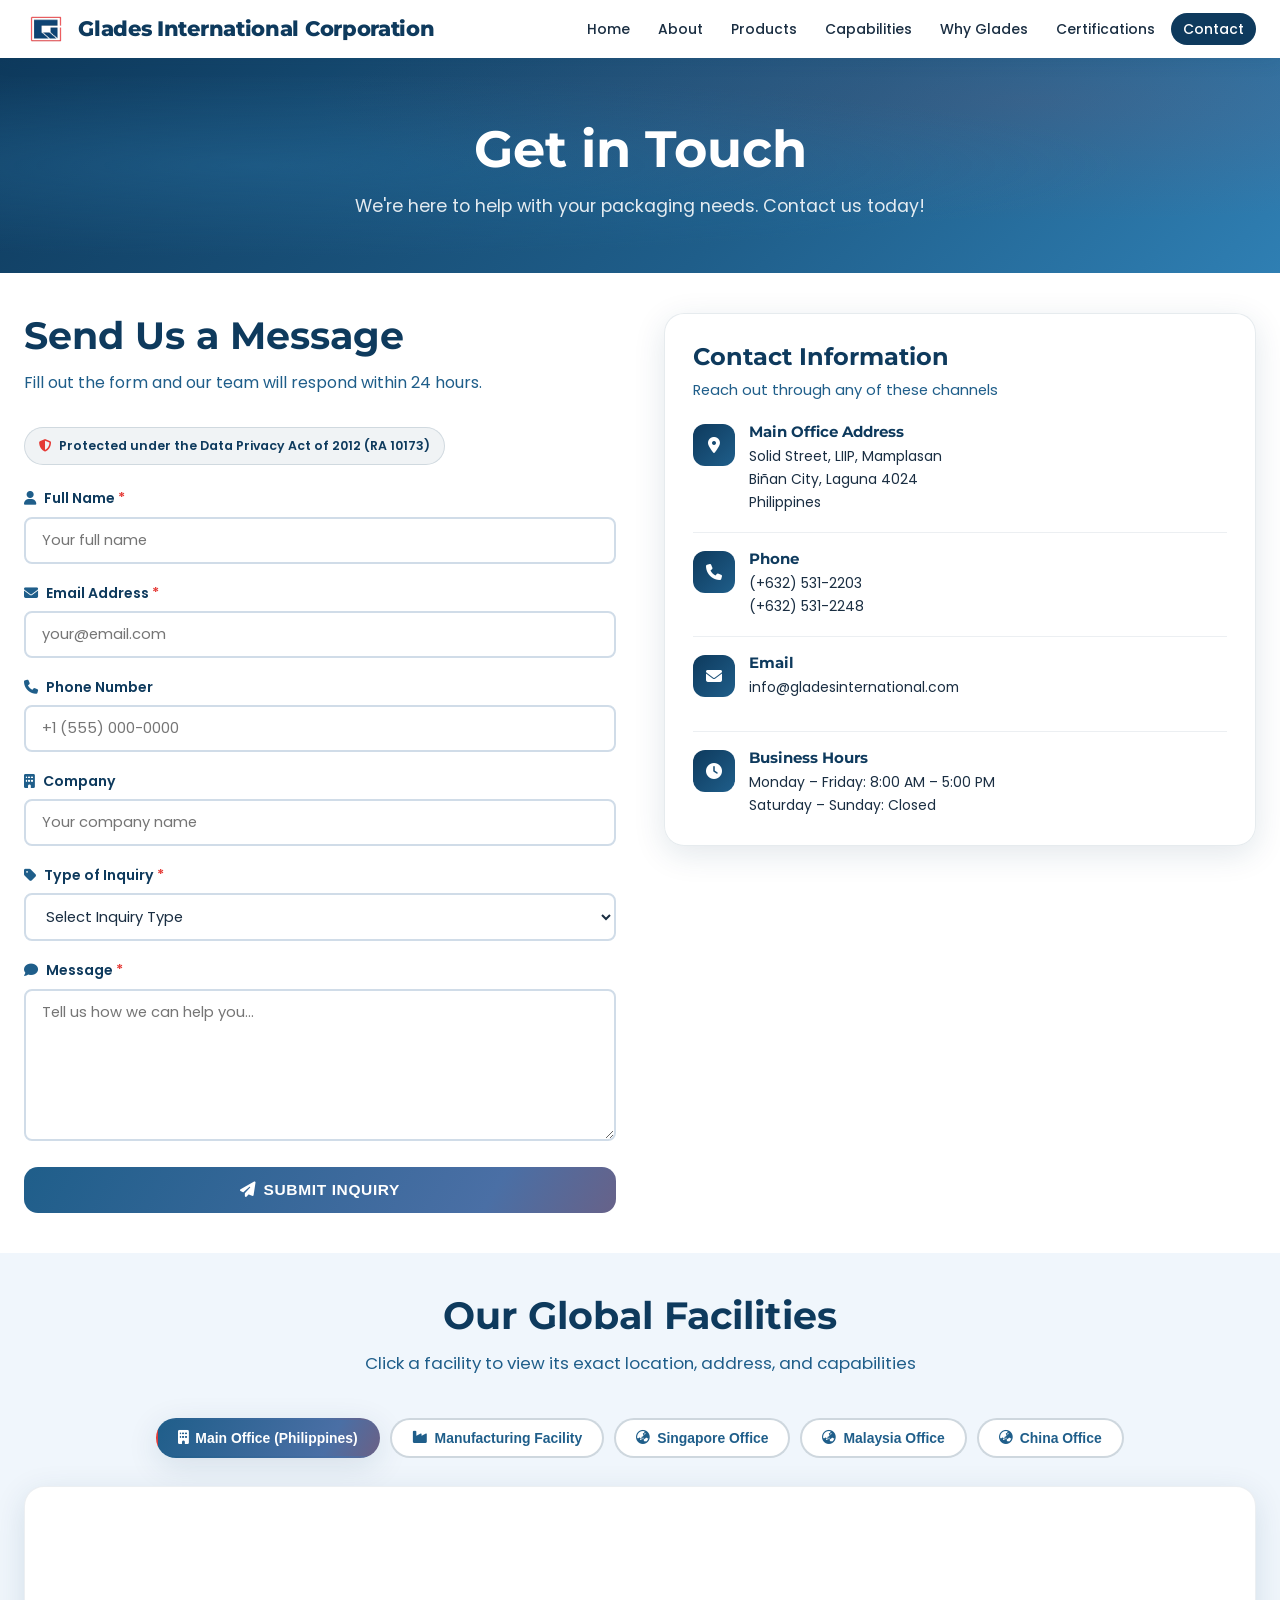
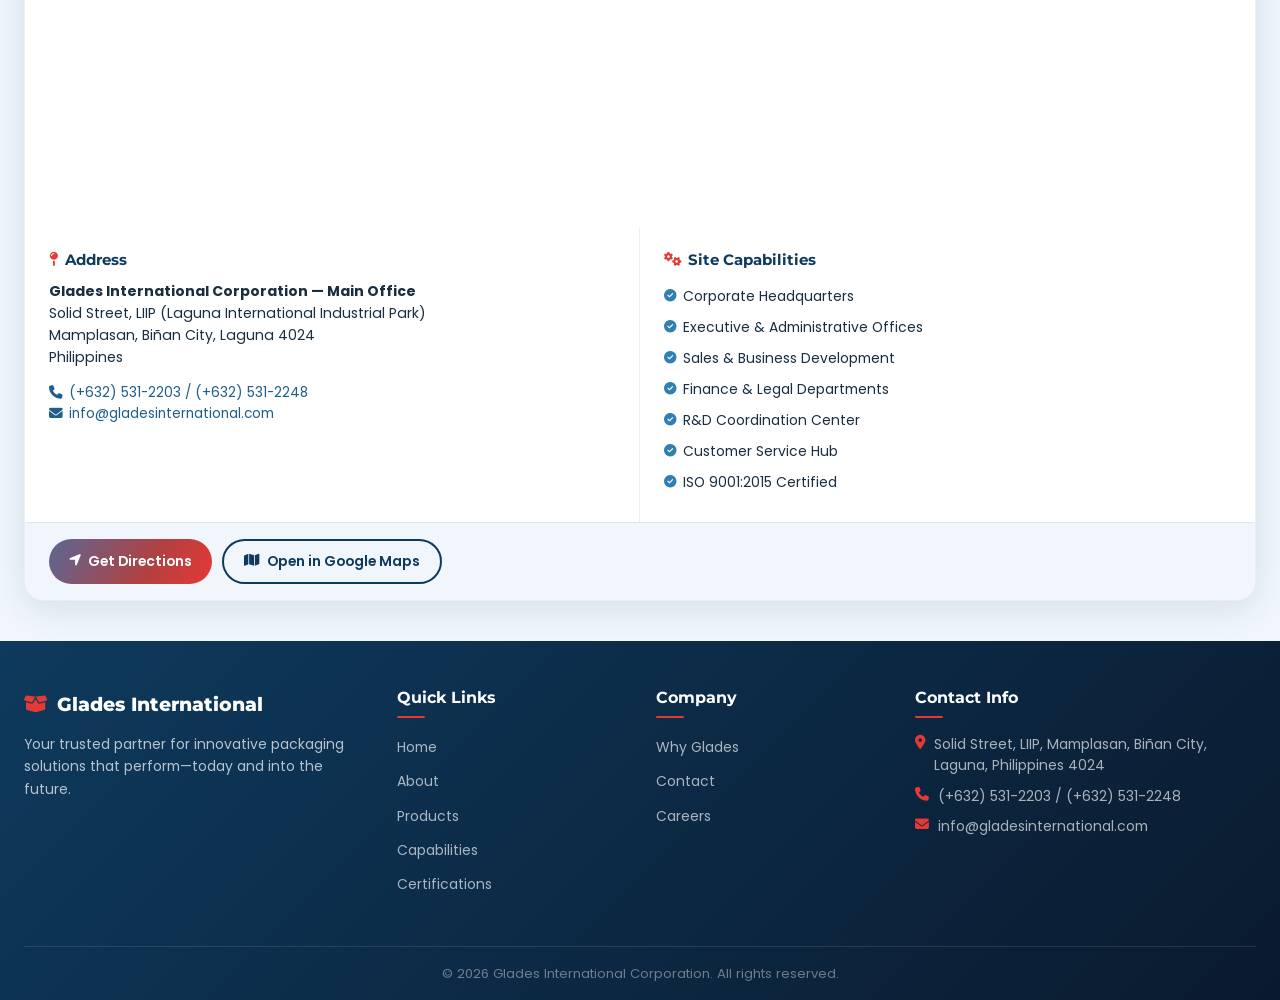
<file: contact.html>
<!DOCTYPE html>
<html lang="en">
<head>
    <meta charset="UTF-8">
    <meta name="viewport" content="width=device-width, initial-scale=1.0">
    <title>Contact Us | Glades International Corporation</title>
    <link rel="stylesheet" href="https://cdnjs.cloudflare.com/ajax/libs/font-awesome/6.4.0/css/all.min.css">
    <link rel="stylesheet" href="css/style.css">
</head>
<body>
    <!-- ===== HEADER ===== -->
    <header>
        <div class="container">
            <nav class="navbar">
                <a href="index.html" class="logo">
                    <img src="ASSET/Glades_Logo.png" alt="Glades International Logo" onerror="this.style.display='none'">
                    Glades International Corporation
                </a>
                <div class="mobile-menu-btn"><i class="fas fa-bars"></i></div>
                <ul class="nav-links">
                    <li><a href="index.html">Home</a></li>
                    <li><a href="about.html">About</a></li>
                    <li><a href="products.html">Products</a></li>
                    <li><a href="capabilities.html">Capabilities</a></li>
                    <li><a href="why-glades.html">Why Glades</a></li>
                    <li><a href="certifications.html">Certifications</a></li>
                    <li><a href="contact.html" class="active">Contact</a></li>
                </ul>
            </nav>
        </div>
    </header>

    <!-- ===== PAGE HERO ===== -->
    <section class="page-hero">
        <div class="container">
            <h1>Get in Touch</h1>
            <p>We're here to help with your packaging needs. Contact us today!</p>
        </div>
    </section>

    <!-- ===== CONTACT SECTION ===== -->
    <section class="section">
        <div class="container">
            <div class="contact-grid">

                <!-- LEFT: SEND US A MESSAGE -->
                <div class="fade-in">
                    <h2 style="margin-bottom:10px;">Send Us a Message</h2>
                    <p style="color:var(--text-mid);margin-bottom:30px;">Fill out the form and our team will respond within 24 hours.</p>

                    <!-- Privacy notice badge -->
                    <div style="display:inline-flex;align-items:center;gap:8px;background:rgba(14,58,93,0.06);border:1px solid rgba(14,58,93,0.14);padding:8px 14px;border-radius:30px;margin-bottom:22px;font-size:0.78rem;color:var(--primary);font-weight:600;">
                        <i class="fas fa-shield-alt" style="color:var(--accent);"></i>
                        Protected under the Data Privacy Act of 2012 (RA 10173)
                    </div>

                    <form id="contactForm"
                          action="https://formsubmit.co/gladesgeneralinquiry@gmail.com"
                          method="POST">
                        <!-- FormSubmit hidden fields -->
                        <input type="hidden" name="_captcha" value="false">
                        <input type="hidden" name="_template" value="table">
                        <input type="hidden" name="_next" value="contact.html#success">
                        <input type="hidden" name="_subject" id="dynamicSubject" value="New Contact Inquiry --- Glades International">
                        <input type="hidden" name="_autoresponse" value="Thank you for contacting Glades International! We have received your message and will get back to you within 24 hours.">

                        <div class="form-group">
                            <label><i class="fas fa-user"></i> Full Name <span class="required">*</span></label>
                            <input type="text" name="name" class="form-control" placeholder="Your full name" required>
                            <span class="error-message"></span>
                        </div>

                        <div class="form-group">
                            <label><i class="fas fa-envelope"></i> Email Address <span class="required">*</span></label>
                            <input type="email" name="email" class="form-control" placeholder="your@email.com" required>
                            <span class="error-message"></span>
                        </div>

                        <div class="form-group">
                            <label><i class="fas fa-phone"></i> Phone Number</label>
                            <input type="tel" name="phone" class="form-control" placeholder="+1 (555) 000-0000">
                        </div>

                        <div class="form-group">
                            <label><i class="fas fa-building"></i> Company</label>
                            <input type="text" name="company" class="form-control" placeholder="Your company name">
                        </div>

                        <div class="form-group">
                            <label><i class="fas fa-tag"></i> Type of Inquiry <span class="required">*</span></label>
                            <select name="inquiry_type" id="inquiryType" class="form-control" required>
                                <option value="" disabled selected>Select Inquiry Type</option>
                                <option value="Investment Opportunity">Investment Opportunity</option>
                                <option value="Partnership">Partnership</option>
                                <option value="Company Information">Company Information</option>
                                <option value="Product Inquiry">Product Inquiry</option>
                                <option value="General Inquiry">General Inquiry</option>
                                <option value="Other">Other</option>
                            </select>
                            <span class="error-message"></span>
                        </div>

                        <div class="form-group">
                            <label><i class="fas fa-comment"></i> Message <span class="required">*</span></label>
                            <textarea name="message" class="form-control" rows="6" placeholder="Tell us how we can help you..." required></textarea>
                            <span class="error-message"></span>
                        </div>

                        <button type="submit" class="btn btn-submit">
                            <i class="fas fa-paper-plane"></i> Submit Inquiry
                        </button>
                    </form>
                </div>

                <!-- RIGHT: CONTACT INFO -->
                <div class="contact-info-wrapper fade-in">
                    <div class="glass-card contact-info-card">
                        <h3 class="info-title">Contact Information</h3>
                        <p class="info-subtitle">Reach out through any of these channels</p>

                        <div class="info-item">
                            <div class="icon-container"><i class="fas fa-map-marker-alt"></i></div>
                            <div class="info-content">
                                <h4>Main Office Address</h4>
                                <p>Solid Street, LIIP, Mamplasan<br>Biñan City, Laguna 4024<br>Philippines</p>
                            </div>
                        </div>

                        <div class="info-item">
                            <div class="icon-container"><i class="fas fa-phone"></i></div>
                            <div class="info-content">
                                <h4>Phone</h4>
                                <p>(+632) 531-2203<br>(+632) 531-2248</p>
                            </div>
                        </div>

                        <div class="info-item">
                            <div class="icon-container"><i class="fas fa-envelope"></i></div>
                            <div class="info-content">
                                <h4>Email</h4>
                                <p>info@gladesinternational.com</p>
                            </div>
                        </div>

                        <div class="info-item">
                            <div class="icon-container"><i class="fas fa-clock"></i></div>
                            <div class="info-content">
                                <h4>Business Hours</h4>
                                <p>Monday &ndash; Friday: 8:00 AM &ndash; 5:00 PM<br>Saturday &ndash; Sunday: Closed</p>
                            </div>
                        </div>
                    </div>
                </div>

            </div>
        </div>
    </section>

    <!-- ===== FACILITIES SECTION ===== -->
    <section class="section facilities-section">
        <div class="container">
            <div class="section-header">
                <h2 class="fade-in">Our Global Facilities</h2>
                <p class="fade-in">Click a facility to view its exact location, address, and capabilities</p>
            </div>

            <div class="facilities-tabs">
                <button class="facility-tab-btn active" data-facility="main-office">
                    <i class="fas fa-building"></i> Main Office (Philippines)
                </button>
                <button class="facility-tab-btn" data-facility="manufacturing">
                    <i class="fas fa-industry"></i> Manufacturing Facility
                </button>
                <button class="facility-tab-btn" data-facility="singapore">
                    <i class="fas fa-globe-asia"></i> Singapore Office
                </button>
                <button class="facility-tab-btn" data-facility="malaysia">
                    <i class="fas fa-globe-asia"></i> Malaysia Office
                </button>
                <button class="facility-tab-btn" data-facility="china">
                    <i class="fas fa-globe-asia"></i> China Office
                </button>
            </div>

            <!-- PANEL: Main Office -->
            <div class="facility-panel active" id="facility-main-office">
                <div class="facility-detail-card fade-in">
                    <iframe class="facility-map-frame"
                            src="https://www.google.com/maps/embed?pb=!1m18!1m12!1m3!1d3866.0!2d121.059!3d14.3422!2m3!1f0!2f0!3f0!3m2!1i1024!2i768!4f13.1!3m3!1m2!1s0x3397b77b5ddb5f07%3A0x8d3a7b3f3e3b2b0b!2sLaguna%20International%20Industrial%20Park%2C%20Binan%2C%20Laguna!5e0!3m2!1sen!2sph!4v1710987623456"
                            allowfullscreen loading="lazy" referrerpolicy="no-referrer-when-downgrade"></iframe>
                    <div class="facility-info-grid">
                        <div class="facility-address-block">
                            <h4><i class="fas fa-map-pin"></i> Address</h4>
                            <p><strong>Glades International Corporation &mdash; Main Office</strong><br>Solid Street, LIIP (Laguna International Industrial Park)<br>Mamplasan, Biñan City, Laguna 4024<br>Philippines</p>
                            <p style="margin-top:12px;font-size:0.85rem;color:var(--text-mid);">
                                <i class="fas fa-phone" style="margin-right:6px;"></i>(+632) 531-2203 / (+632) 531-2248<br>
                                <i class="fas fa-envelope" style="margin-right:6px;"></i>info@gladesinternational.com
                            </p>
                        </div>
                        <div class="facility-capabilities-block">
                            <h4><i class="fas fa-cogs"></i> Site Capabilities</h4>
                            <ul class="capability-list">
                                <li><i class="fas fa-check-circle"></i> Corporate Headquarters</li>
                                <li><i class="fas fa-check-circle"></i> Executive &amp; Administrative Offices</li>
                                <li><i class="fas fa-check-circle"></i> Sales &amp; Business Development</li>
                                <li><i class="fas fa-check-circle"></i> Finance &amp; Legal Departments</li>
                                <li><i class="fas fa-check-circle"></i> R&amp;D Coordination Center</li>
                                <li><i class="fas fa-check-circle"></i> Customer Service Hub</li>
                                <li><i class="fas fa-check-circle"></i> ISO 9001:2015 Certified</li>
                            </ul>
                        </div>
                    </div>
                    <div class="facility-actions">
                        <a href="https://www.google.com/maps/dir/?api=1&destination=Laguna+International+Industrial+Park+Binan+Laguna+Philippines" target="_blank" class="btn-directions"><i class="fas fa-location-arrow"></i> Get Directions</a>
                        <a href="https://maps.google.com/?q=Laguna+International+Industrial+Park+Binan+Laguna+Philippines" target="_blank" class="btn-map-view"><i class="fas fa-map"></i> Open in Google Maps</a>
                    </div>
                </div>
            </div>

            <!-- PANEL: Manufacturing -->
            <div class="facility-panel" id="facility-manufacturing">
                <div class="facility-detail-card fade-in">
                    <iframe class="facility-map-frame"
                            src="https://www.google.com/maps/embed?pb=!1m18!1m12!1m3!1d3866.1!2d121.062!3d14.341!2m3!1f0!2f0!3f0!3m2!1i1024!2i768!4f13.1!3m3!1m2!1s0x3397b776d7f5f6cb%3A0x2bdfa8d3f23f5c42!2sLaguna%20International%20Industrial%20Park%20Phase%202%2C%20Binan%2C%20Laguna!5e0!3m2!1sen!2sph!4v1710988123456"
                            allowfullscreen loading="lazy" referrerpolicy="no-referrer-when-downgrade"></iframe>
                    <div class="facility-info-grid">
                        <div class="facility-address-block">
                            <h4><i class="fas fa-map-pin"></i> Address</h4>
                            <p><strong>Glades International &mdash; Manufacturing Facility</strong><br>Phase 2, LIIP (Laguna International Industrial Park)<br>Mamplasan, Biñan City, Laguna 4024<br>Philippines</p>
                        </div>
                        <div class="facility-capabilities-block">
                            <h4><i class="fas fa-cogs"></i> Site Capabilities</h4>
                            <ul class="capability-list">
                                <li><i class="fas fa-check-circle"></i> Thermoforming Production Lines</li>
                                <li><i class="fas fa-check-circle"></i> Injection Molding Machines (32 units)</li>
                                <li><i class="fas fa-check-circle"></i> Blow Molding Equipment</li>
                                <li><i class="fas fa-check-circle"></i> Quality Control Laboratory</li>
                                <li><i class="fas fa-check-circle"></i> Warehousing &amp; Distribution</li>
                                <li><i class="fas fa-check-circle"></i> ISO 9001 &amp; FDA Compliant</li>
                            </ul>
                        </div>
                    </div>
                    <div class="facility-actions">
                        <a href="https://www.google.com/maps/dir/?api=1&destination=Laguna+International+Industrial+Park+Phase+2+Binan+Laguna+Philippines" target="_blank" class="btn-directions"><i class="fas fa-location-arrow"></i> Get Directions</a>
                        <a href="https://maps.google.com/?q=Laguna+International+Industrial+Park+Phase+2+Binan+Laguna" target="_blank" class="btn-map-view"><i class="fas fa-map"></i> Open in Google Maps</a>
                    </div>
                </div>
            </div>

            <!-- PANEL: Singapore -->
            <div class="facility-panel" id="facility-singapore">
                <div class="facility-detail-card fade-in">
                    <iframe class="facility-map-frame"
                            src="https://www.google.com/maps/embed?pb=!1m18!1m12!1m3!1d3988.7912345678!2d103.851959!3d1.285194!2m3!1f0!2f0!3f0!3m2!1i1024!2i768!4f13.1!3m3!1m2!1s0x31da190000000001%3A0x5f5d5e5d5c5b5a59!2sRaffles%20Place%2C%20Singapore!5e0!3m2!1sen!2ssg!4v1710987623456"
                            allowfullscreen loading="lazy" referrerpolicy="no-referrer-when-downgrade"></iframe>
                    <div class="facility-info-grid">
                        <div class="facility-address-block">
                            <h4><i class="fas fa-map-pin"></i> Address</h4>
                            <p><strong>Glades International &mdash; Singapore Regional HQ</strong><br>50 Raffles Place, #32-01<br>Singapore Land Tower<br>Singapore 048623</p>
                            <p style="margin-top:12px;font-size:0.85rem;color:var(--text-mid);">
                                <i class="fas fa-phone" style="margin-right:6px;"></i>+65 6222 1234<br>
                                <i class="fas fa-envelope" style="margin-right:6px;"></i>singapore@gladesinternational.com
                            </p>
                        </div>
                        <div class="facility-capabilities-block">
                            <h4><i class="fas fa-cogs"></i> Site Capabilities</h4>
                            <ul class="capability-list">
                                <li><i class="fas fa-check-circle"></i> ASEAN Regional Headquarters</li>
                                <li><i class="fas fa-check-circle"></i> Southeast Asia Sales &amp; Marketing</li>
                                <li><i class="fas fa-check-circle"></i> Supply Chain Management</li>
                                <li><i class="fas fa-check-circle"></i> Trade Finance &amp; Logistics</li>
                                <li><i class="fas fa-check-circle"></i> Regional Distribution Hub</li>
                                <li><i class="fas fa-check-circle"></i> ISO 14001 Environmental Certified</li>
                            </ul>
                        </div>
                    </div>
                    <div class="facility-actions">
                        <a href="https://www.google.com/maps/dir/?api=1&destination=50+Raffles+Place+Singapore+048623" target="_blank" class="btn-directions"><i class="fas fa-location-arrow"></i> Get Directions</a>
                        <a href="https://maps.google.com/?q=50+Raffles+Place+Singapore+048623" target="_blank" class="btn-map-view"><i class="fas fa-map"></i> Open in Google Maps</a>
                    </div>
                </div>
            </div>

            <!-- PANEL: Malaysia -->
            <div class="facility-panel" id="facility-malaysia">
                <div class="facility-detail-card fade-in">
                    <iframe class="facility-map-frame"
                            src="https://www.google.com/maps/embed?pb=!1m18!1m12!1m3!1d3983.5123456789!2d101.683459!3d3.149167!2m3!1f0!2f0!3f0!3m2!1i1024!2i768!4f13.1!3m3!1m2!1s0x31cc49c701000001%3A0x1a2b3c4d5e6f7a8b!2sKuala%20Lumpur%20City%20Centre%2C%20Kuala%20Lumpur%2C%20Malaysia!5e0!3m2!1sen!2smy!4v1710987623456"
                            allowfullscreen loading="lazy" referrerpolicy="no-referrer-when-downgrade"></iframe>
                    <div class="facility-info-grid">
                        <div class="facility-address-block">
                            <h4><i class="fas fa-map-pin"></i> Address</h4>
                            <p><strong>Glades International &mdash; Malaysia Office</strong><br>Menara Standard Chartered, Level 25<br>30 Jalan Sultan Ismail<br>50250 Kuala Lumpur, Malaysia</p>
                        </div>
                        <div class="facility-capabilities-block">
                            <h4><i class="fas fa-cogs"></i> Site Capabilities</h4>
                            <ul class="capability-list">
                                <li><i class="fas fa-check-circle"></i> Manufacturing Liaison Office</li>
                                <li><i class="fas fa-check-circle"></i> Raw Material Sourcing</li>
                                <li><i class="fas fa-check-circle"></i> Supplier Quality Management</li>
                                <li><i class="fas fa-check-circle"></i> Regional Procurement Center</li>
                                <li><i class="fas fa-check-circle"></i> Halal Certification Support</li>
                            </ul>
                        </div>
                    </div>
                    <div class="facility-actions">
                        <a href="https://www.google.com/maps/dir/?api=1&destination=Menara+Standard+Chartered+Jalan+Sultan+Ismail+Kuala+Lumpur" target="_blank" class="btn-directions"><i class="fas fa-location-arrow"></i> Get Directions</a>
                        <a href="https://maps.google.com/?q=Menara+Standard+Chartered+Kuala+Lumpur+Malaysia" target="_blank" class="btn-map-view"><i class="fas fa-map"></i> Open in Google Maps</a>
                    </div>
                </div>
            </div>

            <!-- PANEL: China -->
            <div class="facility-panel" id="facility-china">
                <div class="facility-detail-card fade-in">
                    <iframe class="facility-map-frame"
                            src="https://www.google.com/maps/embed?pb=!1m18!1m12!1m3!1d3690.0!2d121.4737!3d31.2304!2m3!1f0!2f0!3f0!3m2!1i1024!2i768!4f13.1!3m3!1m2!1s0x35b27040b1f53c33%3A0x295129423c364a!2sShanghai%2C%20China!5e0!3m2!1sen!2scn!4v1710987623456"
                            allowfullscreen loading="lazy" referrerpolicy="no-referrer-when-downgrade"></iframe>
                    <div class="facility-info-grid">
                        <div class="facility-address-block">
                            <h4><i class="fas fa-map-pin"></i> Address</h4>
                            <p><strong>Glades International &mdash; China Liaison Office</strong><br>Room 1508, Pudong Finance Tower<br>No. 68 Yincheng Middle Road<br>Pudong New Area, Shanghai 200120<br>People's Republic of China</p>
                        </div>
                        <div class="facility-capabilities-block">
                            <h4><i class="fas fa-cogs"></i> Site Capabilities</h4>
                            <ul class="capability-list">
                                <li><i class="fas fa-check-circle"></i> Asia-Pacific Sourcing Hub</li>
                                <li><i class="fas fa-check-circle"></i> Raw Material Procurement</li>
                                <li><i class="fas fa-check-circle"></i> Supplier Quality Audits</li>
                                <li><i class="fas fa-check-circle"></i> Regional Sales Support</li>
                                <li><i class="fas fa-check-circle"></i> Chinese Market Development</li>
                            </ul>
                        </div>
                    </div>
                    <div class="facility-actions">
                        <a href="https://www.google.com/maps/dir/?api=1&destination=Pudong+Finance+Tower+Shanghai+China" target="_blank" class="btn-directions"><i class="fas fa-location-arrow"></i> Get Directions</a>
                        <a href="https://maps.google.com/?q=Pudong+New+Area+Shanghai+China" target="_blank" class="btn-map-view"><i class="fas fa-map"></i> Open in Google Maps</a>
                    </div>
                </div>
            </div>

        </div>
    </section>

    <!-- ===== FOOTER ===== -->
    <footer>
        <div class="container">
            <div class="footer-content">
                <div class="footer-about">
                    <div class="footer-logo"><i class="fas fa-box-open"></i> Glades International</div>
                    <p>Your trusted partner for innovative packaging solutions that perform&mdash;today and into the future.</p>
                </div>
                <div class="footer-links">
                    <h4>Quick Links</h4>
                    <ul>
                        <li><a href="index.html">Home</a></li>
                        <li><a href="about.html">About</a></li>
                        <li><a href="products.html">Products</a></li>
                        <li><a href="capabilities.html">Capabilities</a></li>
                        <li><a href="certifications.html">Certifications</a></li>
                    </ul>
                </div>
                <div class="footer-links">
                    <h4>Company</h4>
                    <ul>
                        <li><a href="why-glades.html">Why Glades</a></li>
                        <li><a href="contact.html">Contact</a></li>
                        <li><a href="#">Careers</a></li>
                    </ul>
                </div>
                <div class="footer-contact">
                    <h4>Contact Info</h4>
                    <p><i class="fas fa-map-marker-alt"></i> Solid Street, LIIP, Mamplasan, Biñan City, Laguna, Philippines 4024</p>
                    <p><i class="fas fa-phone"></i> (+632) 531-2203 / (+632) 531-2248</p>
                    <p><i class="fas fa-envelope"></i> info@gladesinternational.com</p>
                </div>
            </div>
            <div class="copyright">
                <p>&copy; 2025 Glades International Corporation. All rights reserved.</p>
            </div>
        </div>
    </footer>

    <script src="js/main.js"></script>
</body>
</html>
</file>
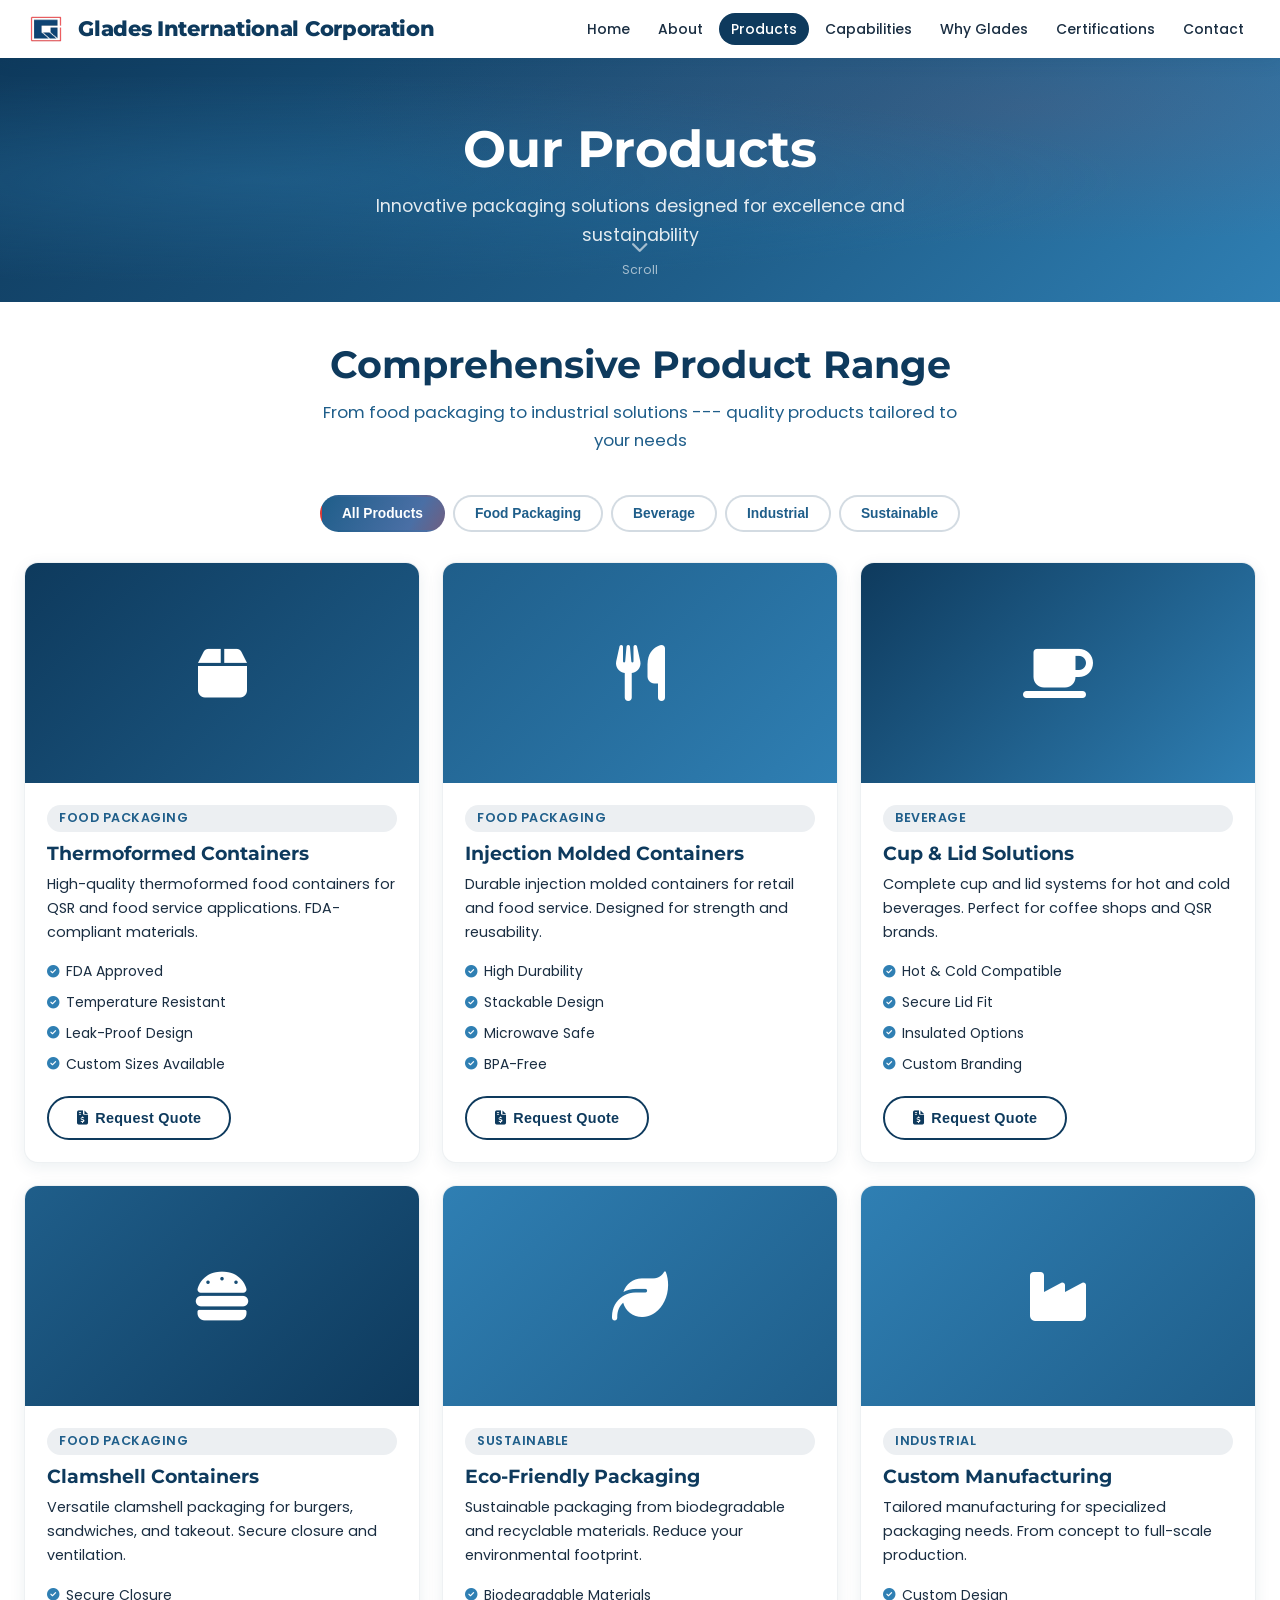
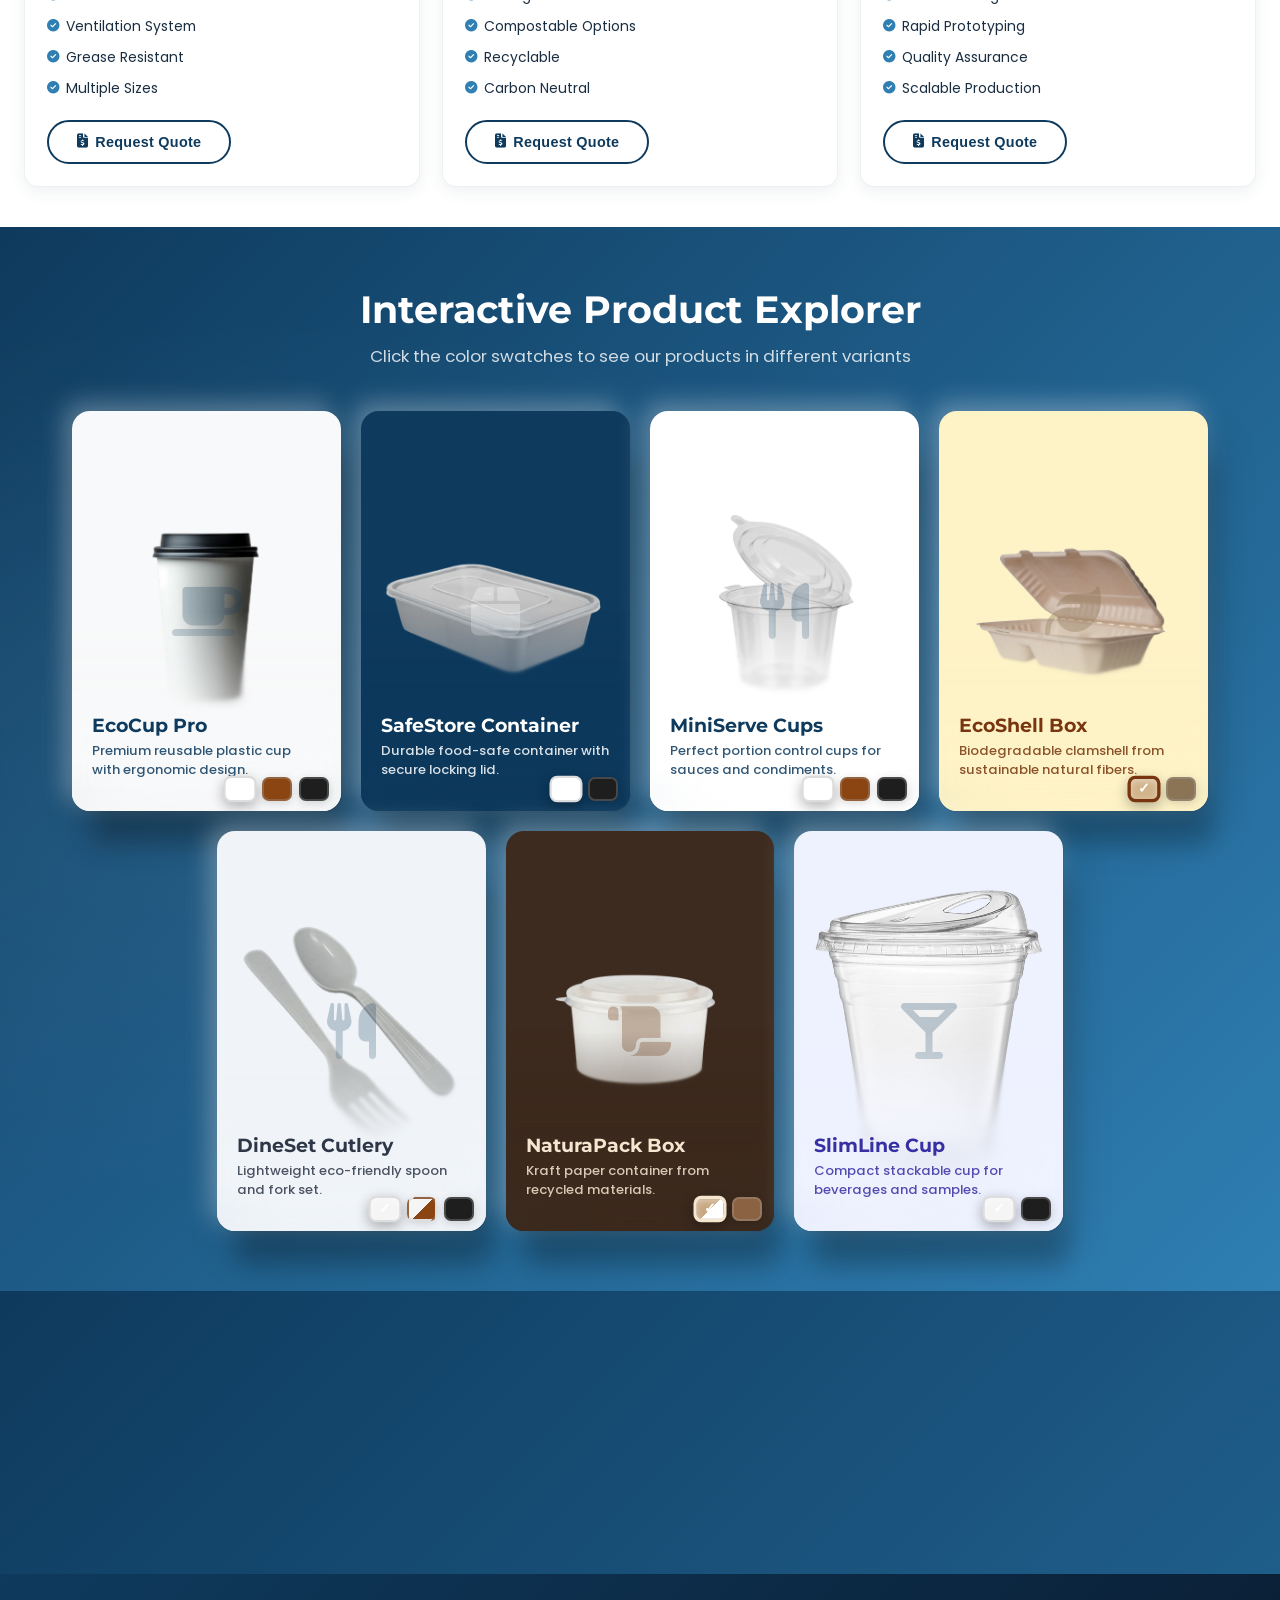
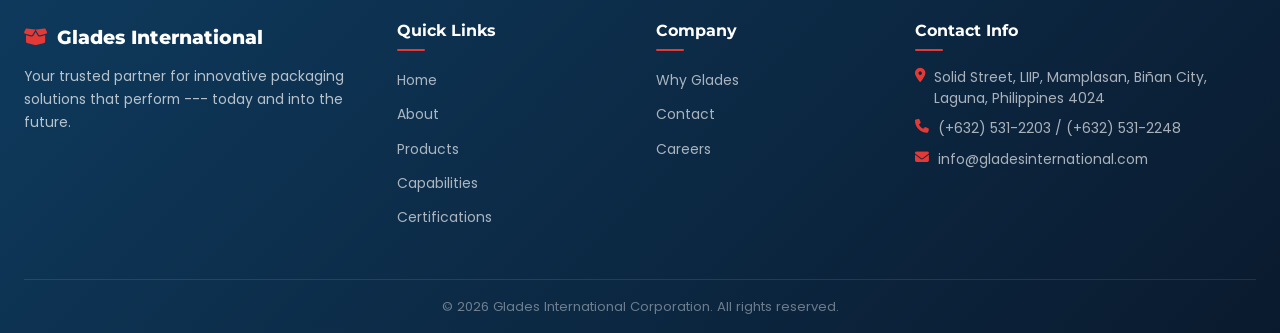
<file: products.html>
<!DOCTYPE html>
<html lang="en">
<head>
  <meta charset="UTF-8">
  <meta name="viewport" content="width=device-width, initial-scale=1.0">
  <title>Products | Glades International Corporation</title>
  <link rel="stylesheet" href="https://cdnjs.cloudflare.com/ajax/libs/font-awesome/6.4.0/css/all.min.css">
  <link href="https://fonts.googleapis.com/css2?family=Poppins:wght@300;400;500;600;700&family=Montserrat:wght@400;500;600;700;800&display=swap" rel="stylesheet">
  <link rel="stylesheet" href="css/style.css">
</head>
<body>
  <!-- ===== HEADER ===== -->
  <header>
    <div class="container">
      <nav class="navbar">
        <a href="index.html" class="logo">
          <img src="ASSET/Glades_Logo.png" alt="Glades International Logo" onerror="this.style.display='none'">
          Glades International Corporation
        </a>
        <div class="mobile-menu-btn"><i class="fas fa-bars"></i></div>
        <ul class="nav-links">
          <li><a href="index.html">Home</a></li>
          <li><a href="about.html">About</a></li>
          <li><a href="products.html" class="active">Products</a></li>
          <li><a href="capabilities.html">Capabilities</a></li>
          <li><a href="why-glades.html">Why Glades</a></li>
          <li><a href="certifications.html">Certifications</a></li>
          <li><a href="contact.html">Contact</a></li>
        </ul>
      </nav>
    </div>
  </header>
  <!-- ===== PAGE HERO ===== -->
  <section class="page-hero">
    <div class="container">
      <h1>Our Products</h1>
      <p>Innovative packaging solutions designed for excellence and sustainability</p>
    </div>
    <div class="scroll-indicator"><i class="fas fa-chevron-down"></i><span>Scroll</span></div>
  </section>
  <!-- ===== PRODUCT CATALOG ===== -->
  <section class="section">
    <div class="container">
      <div class="section-header fade-in">
        <h2>Comprehensive Product Range</h2>
        <p>From food packaging to industrial solutions --- quality products tailored to your needs</p>
      </div>
      <!-- Category Filters -->
      <div class="categories-filter fade-in">
        <button class="filter-btn active" data-category="all">All Products</button>
        <button class="filter-btn" data-category="food">Food Packaging</button>
        <button class="filter-btn" data-category="beverage">Beverage</button>
        <button class="filter-btn" data-category="industrial">Industrial</button>
        <button class="filter-btn" data-category="sustainable">Sustainable</button>
      </div>
      <!-- Products Grid -->
      <div class="products-grid">
        <div class="product-card fade-in" data-category="food">
          <div class="product-image-area" style="background:linear-gradient(135deg,#0E3A5D,#1F5E8A);">
            <i class="fas fa-box"></i>
          </div>
          <div class="product-content">
            <span class="product-category">Food Packaging</span>
            <h3>Thermoformed Containers</h3>
            <p>High-quality thermoformed food containers for QSR and food service applications. FDA-compliant materials.</p>
            <ul class="product-features">
              <li><i class="fas fa-check-circle"></i> FDA Approved</li>
              <li><i class="fas fa-check-circle"></i>
Temperature Resistant</li>
              <li><i class="fas fa-check-circle"></i> Leak-Proof Design</li>
              <li><i class="fas fa-check-circle"></i> Custom Sizes Available</li>
            </ul>
            <div class="product-cta">
              <!-- Task 3: Quote button triggers modal -->
              <button class="btn btn-outline request-quote-btn" data-product="Thermoformed Containers">
                <i class="fas fa-file-invoice-dollar"></i> Request Quote
              </button>
            </div>
          </div>
        </div>
        <div class="product-card fade-in" data-category="food">
          <div class="product-image-area" style="background:linear-gradient(135deg,#1F5E8A,#2F7FB3);">
            <i class="fas fa-utensils"></i>
          </div>
          <div class="product-content">
            <span class="product-category">Food Packaging</span>
            <h3>Injection Molded Containers</h3>
            <p>Durable injection molded containers for retail and food service. Designed for strength and reusability.</p>
            <ul class="product-features">
              <li><i class="fas fa-check-circle"></i> High Durability</li>
              <li><i class="fas fa-check-circle"></i> Stackable Design</li>
              <li><i class="fas fa-check-circle"></i> Microwave Safe</li>
              <li><i class="fas fa-check-circle"></i>
BPA-Free</li>
            </ul>
            <div class="product-cta">
              <button class="btn btn-outline request-quote-btn" data-product="Injection Molded Containers">
                <i class="fas fa-file-invoice-dollar"></i> Request Quote
              </button>
            </div>
          </div>
        </div>
        <div class="product-card fade-in" data-category="beverage">
          <div class="product-image-area" style="background:linear-gradient(135deg,#0E3A5D,#2F7FB3);">
            <i class="fas fa-coffee"></i>
          </div>
          <div class="product-content">
            <span class="product-category">Beverage</span>
            <h3>Cup &amp; Lid Solutions</h3>
            <p>Complete cup and lid systems for hot and cold beverages. Perfect for coffee shops and QSR brands.</p>
            <ul class="product-features">
              <li><i class="fas fa-check-circle"></i> Hot &amp; Cold Compatible</li>
              <li><i class="fas fa-check-circle"></i> Secure Lid Fit</li>
              <li><i class="fas fa-check-circle"></i> Insulated Options</li>
              <li><i class="fas fa-check-circle"></i> Custom Branding</li>
            </ul>
            <div class="product-cta">
              <button class="btn btn-outline request-quote-btn" data-product="Cup & Lid Solutions">
                <i class="fas fa-file-invoice-dollar"></i> Request Quote
              </button>
            </div>
          </div>
        </div>
        <div class="product-card fade-in" data-category="food">
          <div class="product-image-area" style="background:linear-gradient(135deg,#1F5E8A,#0E3A5D);">
            <i class="fas fa-hamburger"></i>
          </div>
          <div class="product-content">
            <span class="product-category">Food Packaging</span>
            <h3>Clamshell Containers</h3>
            <p>Versatile clamshell packaging for burgers, sandwiches, and takeout. Secure closure and ventilation.</p>
            <ul class="product-features">
              <li><i class="fas fa-check-circle"></i> Secure Closure</li>
              <li><i class="fas fa-check-circle"></i>
Ventilation System</li>
              <li><i class="fas fa-check-circle"></i> Grease Resistant</li>
              <li><i class="fas fa-check-circle"></i> Multiple Sizes</li>
            </ul>
            <div class="product-cta">
              <button class="btn btn-outline request-quote-btn" data-product="Clamshell Containers">
                <i class="fas fa-file-invoice-dollar"></i> Request Quote
              </button>
            </div>
          </div>
        </div>
        <div class="product-card fade-in" data-category="sustainable">
          <div class="product-image-area" style="background:linear-gradient(135deg,#2F7FB3,#1F5E8A);">
            <i class="fas fa-leaf"></i>
          </div>
          <div class="product-content">
            <span class="product-category">Sustainable</span>
            <h3>Eco-Friendly Packaging</h3>
            <p>Sustainable packaging from biodegradable and recyclable materials. Reduce your environmental footprint.</p>
            <ul class="product-features">
              <li><i class="fas fa-check-circle"></i>
Biodegradable Materials</li>
              <li><i class="fas fa-check-circle"></i>
Compostable Options</li>
              <li><i class="fas fa-check-circle"></i>
Recyclable</li>
              <li><i class="fas fa-check-circle"></i> Carbon Neutral</li>
            </ul>
            <div class="product-cta">
              <button class="btn btn-outline request-quote-btn" data-product="Eco-Friendly Packaging">
                <i class="fas fa-file-invoice-dollar"></i> Request Quote
              </button>
            </div>
          </div>
        </div>
        <div class="product-card fade-in" data-category="industrial">
          <div class="product-image-area" style="background:linear-gradient(135deg,#2F7FB3,#1F5E8A);">
            <i class="fas fa-industry"></i>
          </div>
          <div class="product-content">
            <span class="product-category">Industrial</span>
            <h3>Custom Manufacturing</h3>
            <p>Tailored manufacturing for specialized packaging needs. From concept to full-scale production.</p>
            <ul class="product-features">
              <li><i class="fas fa-check-circle"></i> Custom Design</li>
              <li><i class="fas fa-check-circle"></i> Rapid Prototyping</li>
              <li><i class="fas fa-check-circle"></i> Quality Assurance</li>
              <li><i class="fas fa-check-circle"></i> Scalable Production</li>
            </ul>
            <div class="product-cta">
              <button class="btn btn-outline request-quote-btn" data-product="Custom Manufacturing">
                <i class="fas fa-file-invoice-dollar"></i> Request Quote
              </button>
            </div>
          </div>
        </div>
      </div>
    </div>
  </section>
  <!-- ===== PRODUCT CUSTOMIZER ===== -->
  <section class="customizer-section">
    <div class="container">
      <div class="section-header fade-in" style="margin-bottom:40px;">
        <h2>Interactive Product Explorer</h2>
        <p>Click the color swatches to see our products in different variants</p>
      </div>
      <div class="customizer-grid">
        <!-- 1. Plastic Cup -->
        <div class="prod-card">
          <div class="overflow"><div class="product-image">
            <img src="ASSET/CUP_WHITE.png" alt="Plastic Cup White" class="active" data-color="white" onerror="this.style.display='none'">
            <img src="ASSET/CUP_BROWN.png" alt="Plastic Cup Brown" data-color="brown" onerror="this.style.display='none'">
            <img src="ASSET/CUP_BLACK.png" alt="Plastic Cup Black" data-color="black" onerror="this.style.display='none'">
            <i class="fas fa-coffee" style="font-size:3.5rem;color:rgba(14,58,93,0.25);position:absolute;"></i>
          </div></div>
          <div class="glass"><div class="gradient-blur"><div></div><div></div><div></div><div></div><div></div><div></div></div></div>
          <div class="content">
            <h2>EcoCup Pro</h2>
            <p>Premium reusable plastic cup with ergonomic design.</p>
            <div class="options">
              <div data-color="white" class="active" style="background:#fff;border:2px solid #ddd;" title="White"></div>
              <div data-color="brown" style="background:#8B4513;" title="Brown"></div>
              <div data-color="black" style="background:#1e1e1e;" title="Black"></div>
            </div>
          </div>
        </div>
        <!-- 2. Food Container -->
        <div class="prod-card">
          <div class="overflow"><div class="product-image">
            <img src="ASSET/Plastic food container_white.png" alt="Food Container White" class="active" data-color="white" onerror="this.style.display='none'">
            <img src="ASSET/Plastic food container_black.png" alt="Food Container Black" data-color="black" onerror="this.style.display='none'">
            <i class="fas fa-box" style="font-size:3.5rem;color:rgba(255,255,255,0.3);position:absolute;"></i>
          </div></div>
          <div class="glass"><div class="gradient-blur"><div></div><div></div><div></div><div></div><div></div><div></div></div></div>
          <div class="content">
            <h2>SafeStore Container</h2>
            <p>Durable food-safe container with secure locking lid.</p>
            <div class="options">
              <div data-color="white" class="active" style="background:#fff;border:2px solid #ddd;" title="White"></div>
              <div data-color="black" style="background:#1e1e1e;" title="Black"></div>
            </div>
          </div>
        </div>
        <!-- 3. Condiment Cups -->
        <div class="prod-card">
          <div class="overflow"><div class="product-image">
            <img src="ASSET/Plastic_condiment_cups_white.png" alt="Condiment Cups White" class="active" data-color="white" onerror="this.style.display='none'">
            <img src="ASSET/Plastic_condiment_cups_brown.png" alt="Condiment Cups Brown" data-color="brown" onerror="this.style.display='none'">
            <img src="ASSET/Plastic_condiment_cups_black.png" alt="Condiment Cups Black" data-color="black" onerror="this.style.display='none'">
            <i class="fas fa-utensils" style="font-size:3.5rem;color:rgba(14,58,93,0.25);position:absolute;"></i>
          </div></div>
          <div class="glass"><div class="gradient-blur"><div></div><div></div><div></div><div></div><div></div><div></div></div></div>
          <div class="content">
            <h2>MiniServe Cups</h2>
            <p>Perfect portion control cups for sauces and condiments.</p>
            <div class="options">
              <div data-color="white" class="active" style="background:#fff;border:2px solid #ddd;" title="White"></div>
              <div data-color="brown" style="background:#8B4513;" title="Brown"></div>
              <div data-color="black" style="background:#1e1e1e;" title="Black"></div>
            </div>
          </div>
        </div>
        <!-- 4. Clamshell -->
        <div class="prod-card">
          <div class="overflow"><div class="product-image">
            <img src="ASSET/Clumshell_natural_brown.png" alt="Clamshell Natural" class="active" data-color="natural" onerror="this.style.display='none'">
            <img src="ASSET/Clumshell_natural_matte_brown.png" alt="Clamshell Matte" data-color="matte" onerror="this.style.display='none'">
            <i class="fas fa-leaf" style="font-size:3.5rem;color:rgba(139,115,85,0.4);position:absolute;"></i>
          </div></div>
          <div class="glass"><div class="gradient-blur"><div></div><div></div><div></div><div></div><div></div><div></div></div></div>
          <div class="content">
            <h2>EcoShell Box</h2>
            <p>Biodegradable clamshell from sustainable natural fibers.</p>
            <div class="options">
              <div data-color="natural" class="active" style="background:#D2B48C;" title="Natural"></div>
              <div data-color="matte" style="background:#8B7355;" title="Matte"></div>
            </div>
          </div>
        </div>
        <!-- 5. Spoon & Fork -->
        <div class="prod-card">
          <div class="overflow"><div class="product-image">
            <img src="ASSET/Spoon&fork_white.png" alt="Spoon Fork White" class="active" data-color="white" onerror="this.style.display='none'">
            <img src="ASSET/Spoon&fork_white_brown.png" alt="Spoon Fork White Brown" data-color="white_brown" onerror="this.style.display='none'">
            <img src="ASSET/Spoon&fork_black.png" alt="Spoon Fork Black" data-color="black" onerror="this.style.display='none'">
            <i class="fas fa-utensils" style="font-size:3.5rem;color:rgba(14,58,93,0.25);position:absolute;"></i>
          </div></div>
          <div class="glass"><div class="gradient-blur"><div></div><div></div><div></div><div></div><div></div><div></div></div></div>
          <div class="content">
            <h2>DineSet Cutlery</h2>
            <p>Lightweight eco-friendly spoon and fork set.</p>
            <div class="options">
              <div data-color="white" class="active" style="background:#f5f5f5;border:2px solid #ddd;" title="White"></div>
              <div data-color="white_brown" style="background:linear-gradient(135deg,#f5f5f5 50%,#8B4513 50%);" title="White/Brown"></div>
              <div data-color="black" style="background:#1e1e1e;" title="Black"></div>
            </div>
          </div>
        </div>
        <!-- 6. Paper Container -->
        <div class="prod-card">
          <div class="overflow"><div class="product-image">
            <img src="ASSET/Paper_container_brown_white.png" alt="Paper Container Brown White" class="active" data-color="brown_white" onerror="this.style.display='none'">
            <img src="ASSET/Paper_container_brown.png" alt="Paper Container Brown" data-color="brown" onerror="this.style.display='none'">
            <i class="fas fa-scroll" style="font-size:3.5rem;color:rgba(139,98,66,0.4);position:absolute;"></i>
          </div></div>
          <div class="glass"><div class="gradient-blur"><div></div><div></div><div></div><div></div><div></div><div></div></div></div>
          <div class="content">
            <h2>NaturaPack Box</h2>
            <p>Kraft paper container from recycled materials.</p>
            <div class="options">
              <div data-color="brown_white" class="active" style="background:linear-gradient(135deg,#c8a882 50%,#fff 50%);" title="Brown/White"></div>
              <div data-color="brown" style="background:#8B6242;" title="Brown"></div>
            </div>
          </div>
        </div>
        <!-- 7. Plastic Small Cup -->
        <div class="prod-card">
          <div class="overflow"><div class="product-image">
            <img src="ASSET/Plastic_white_cup.png" alt="Plastic White Cup" class="active" data-color="white" onerror="this.style.display='none'">
            <img src="ASSET/Plastic_black_cup.png" alt="Plastic Black Cup" data-color="black" onerror="this.style.display='none'">
            <i class="fas fa-glass-martini-alt" style="font-size:3.5rem;color:rgba(14,58,93,0.25);position:absolute;"></i>
          </div></div>
          <div class="glass"><div class="gradient-blur"><div></div><div></div><div></div><div></div><div></div><div></div></div></div>
          <div class="content">
            <h2>SlimLine Cup</h2>
            <p>Compact stackable cup for beverages and samples.</p>
            <div class="options">
              <div data-color="white" class="active" style="background:#f5f5f5;border:2px solid #ddd;" title="White"></div>
              <div data-color="black" style="background:#1e1e1e;" title="Black"></div>
            </div>
          </div>
        </div>
      </div>
    </div>
  </section>
  <!-- ===== CTA ===== -->
  <section class="section" style="background:linear-gradient(135deg,var(--primary) 0%,var(--primary-mid) 100%);text-align:center;">
    <div class="container">
      <div class="fade-in" style="max-width:660px;margin:0 auto;">
        <h2 style="color:var(--white);margin-bottom:14px;">Need a Custom Solution?</h2>
        <p style="color:rgba(255,255,255,0.85);font-size:1.05rem;margin-bottom:28px;">Our team can develop custom packaging solutions tailored to your specific requirements.</p>
        <a href="contact.html" class="btn btn-accent btn-large">
          <i class="fas fa-envelope"></i> Contact Us Today
        </a>
      </div>
    </div>
  </section>
  <!-- ===== FOOTER ===== -->
  <footer>
    <div class="container">
      <div class="footer-content">
        <div class="footer-about">
          <div class="footer-logo"><i class="fas fa-box-open"></i> Glades International</div>
          <p>Your trusted partner for innovative packaging solutions that perform --- today and into the future.</p>
        </div>
        <div class="footer-links">
          <h4>Quick Links</h4>
          <ul>
            <li><a href="index.html">Home</a></li>
            <li><a href="about.html">About</a></li>
            <li><a href="products.html">Products</a></li>
            <li><a href="capabilities.html">Capabilities</a></li>
            <li><a href="certifications.html">Certifications</a></li>
          </ul>
        </div>
        <div class="footer-links">
          <h4>Company</h4>
          <ul>
            <li><a href="why-glades.html">Why Glades</a></li>
            <li><a href="contact.html">Contact</a></li>
            <li><a href="#">Careers</a></li>
          </ul>
        </div>
        <div class="footer-contact">
          <h4>Contact Info</h4>
          <p><i class="fas fa-map-marker-alt"></i> Solid Street, LIIP, Mamplasan, Biñan City, Laguna, Philippines 4024</p>
          <p><i class="fas fa-phone"></i> (+632) 531-2203 / (+632) 531-2248</p>
          <p><i class="fas fa-envelope"></i>
info@gladesinternational.com</p>
        </div>
      </div>
      <div class="copyright">
        <p>&copy; 2025 Glades International Corporation. All rights reserved.</p>
      </div>
    </div>
  </footer>
  <script src="js/main.js"></script>
</body>
</html>
</file>
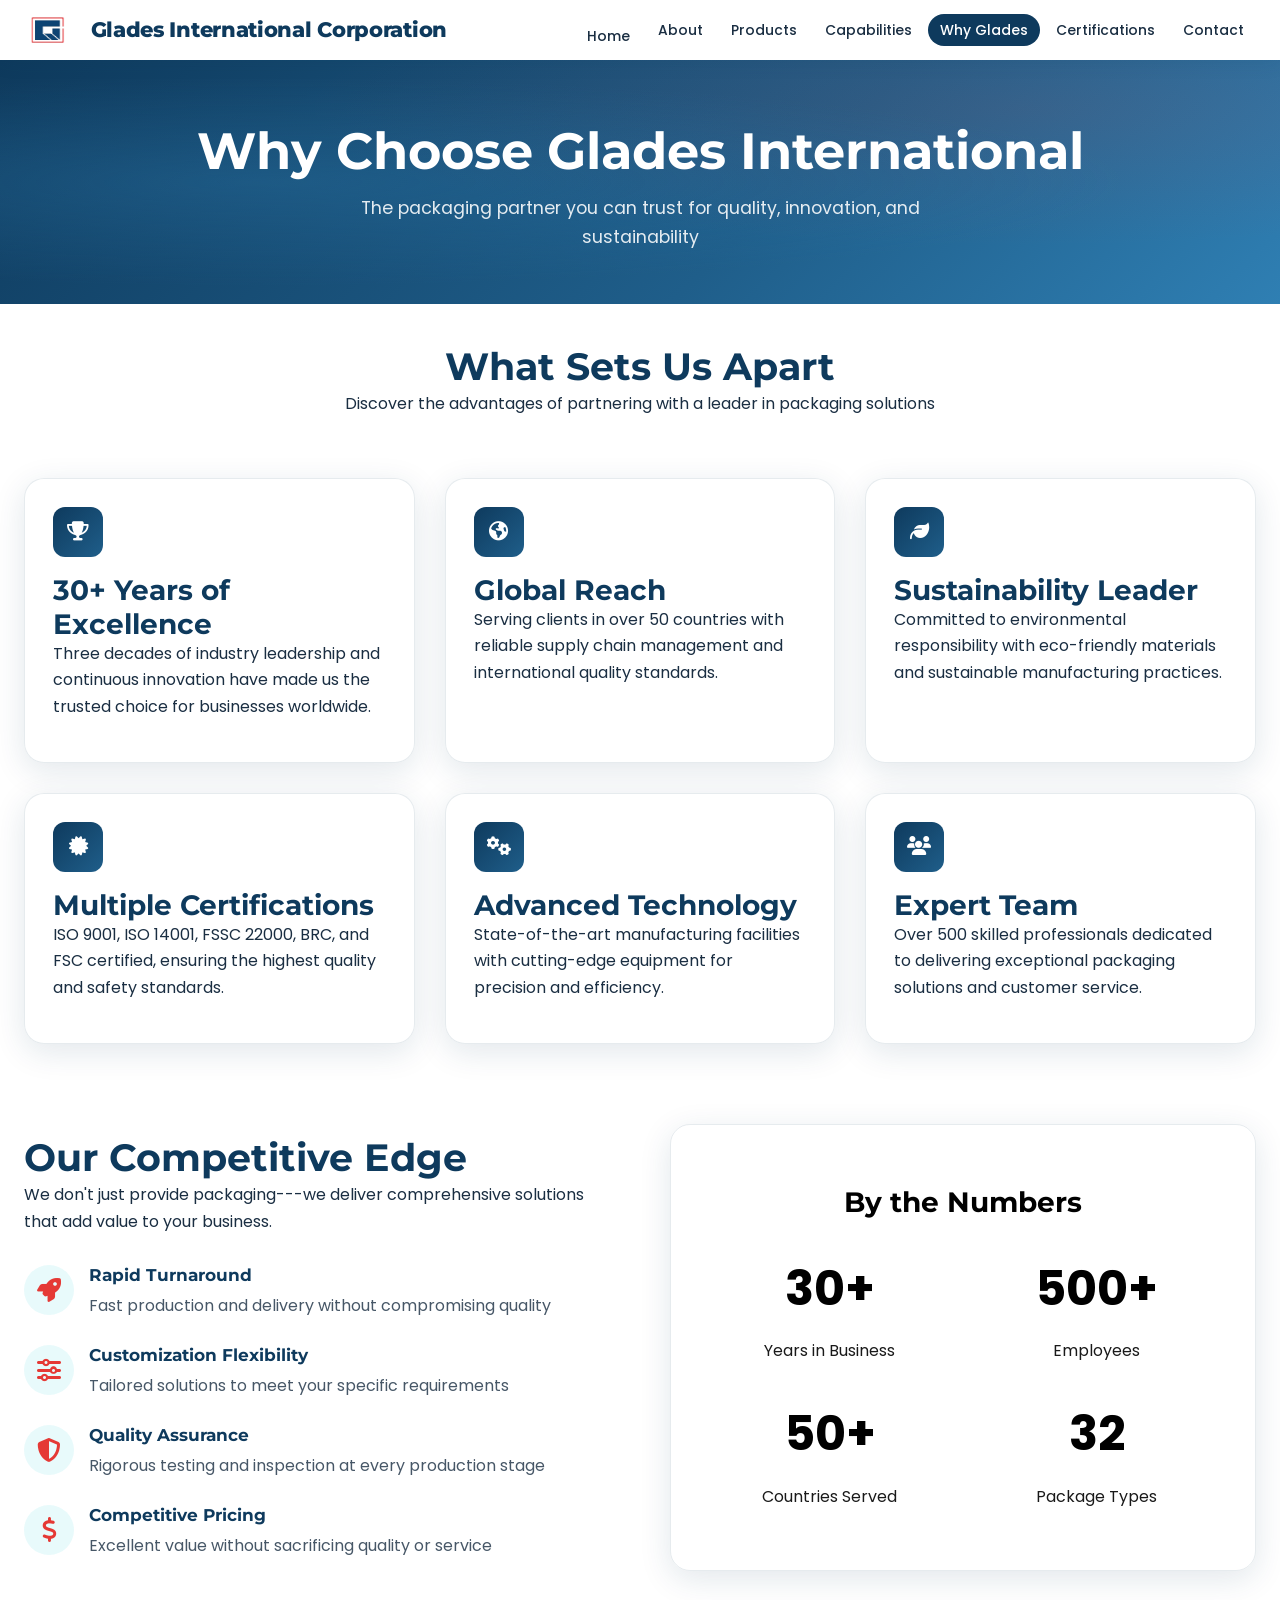
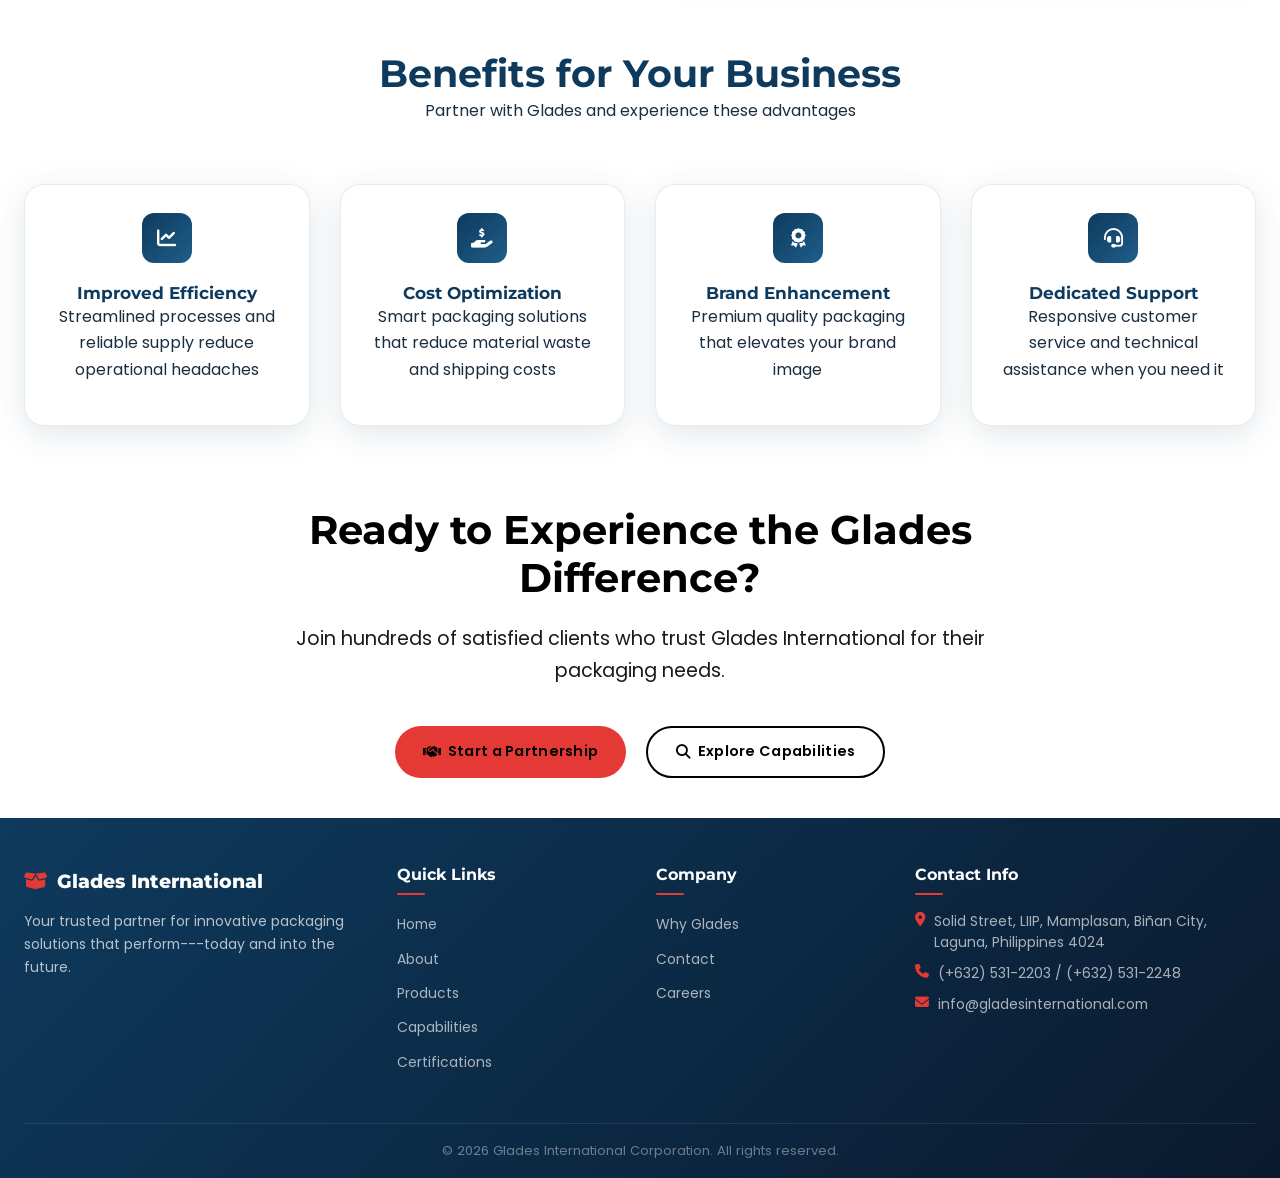
<file: why-glades.html>
<!DOCTYPE html>
<html lang="en">
<head>
    <meta charset="UTF-8">
    <meta name="viewport" content="width=device-width, initial-scale=1.0">
    <title>Why Glades | Glades International Corporation</title>
    <link rel="stylesheet" href="https://cdnjs.cloudflare.com/ajax/libs/font-awesome/6.4.0/css/all.min.css">
    <link href="https://fonts.googleapis.com/css2?family=Poppins:wght@300;400;500;600;700&family=Montserrat:wght@400;500;600;700&display=swap" rel="stylesheet">
    <link rel="stylesheet" href="css/style.css">
</head>
<body>
    <!-- Header & Navigation -->
    <header>
        <div class="container">
            <nav class="navbar">
                <a href="index.html" class="logo">
    <img src="ASSET/Glades_Logo.png" alt="Glades International Logo" style="height: 40px; margin-right: 10px;">
    Glades International Corporation
                <div class="mobile-menu-btn">
                    <i class="fas fa-bars"></i>
                </div>
                <ul class="nav-links">
                    <li><a href="index.html">Home</a></li>
                    <li><a href="about.html">About</a></li>
                    <li><a href="products.html">Products</a></li>
                    <li><a href="capabilities.html">Capabilities</a></li>
                    <li><a href="why-glades.html" class="active">Why Glades</a></li>
                    <li><a href="certifications.html">Certifications</a></li>
                    <li><a href="contact.html">Contact</a></li>
                </ul>
            </nav>
        </div>
    </header>
    <!-- Page Hero -->
    <section class="page-hero">
        <div class="container">
            <h1 class="fade-in">Why Choose Glades International</h1>
            <p class="fade-in">The packaging partner you can trust for quality, innovation, and sustainability</p>
        </div>
    </section>
    <!-- Key Differentiators -->
    <section class="section">
        <div class="container">
            <div style="text-align: center; max-width: 800px; margin: 0 auto 60px;">
                <h2 class="fade-in">What Sets Us Apart</h2>
                <p class="fade-in">Discover the advantages of partnering with a leader in packaging solutions</p>
            </div>
            <div style="display: grid; grid-template-columns: repeat(auto-fit, minmax(300px, 1fr)); gap: 30px;">
                <div class="glass-card fade-in">
                    <div class="icon-container">
                        <i class="fas fa-trophy"></i>
                    </div>
                    <h3>30+ Years of Excellence</h3>
                    <p>Three decades of industry leadership and continuous innovation have made us the trusted choice for businesses worldwide.</p>
                </div>
                <div class="glass-card fade-in">
                    <div class="icon-container">
                        <i class="fas fa-globe-americas"></i>
                    </div>
                    <h3>Global Reach</h3>
                    <p>Serving clients in over 50 countries with reliable supply chain management and international quality standards.</p>
                </div>
                <div class="glass-card fade-in">
                    <div class="icon-container">
                        <i class="fas fa-leaf"></i>
                    </div>
                    <h3>Sustainability Leader</h3>
                    <p>Committed to environmental responsibility with eco-friendly materials and sustainable manufacturing practices.</p>
                </div>
                <div class="glass-card fade-in">
                    <div class="icon-container">
                        <i class="fas fa-certificate"></i>
                    </div>
                    <h3>Multiple Certifications</h3>
                    <p>ISO 9001, ISO 14001, FSSC 22000, BRC, and FSC certified, ensuring the highest quality and safety standards.</p>
                </div>
                <div class="glass-card fade-in">
                    <div class="icon-container">
                        <i class="fas fa-cogs"></i>
                    </div>
                    <h3>Advanced Technology</h3>
                    <p>State-of-the-art manufacturing facilities with cutting-edge equipment for precision and efficiency.</p>
                </div>
                <div class="glass-card fade-in">
                    <div class="icon-container">
                        <i class="fas fa-users"></i>
                    </div>
                    <h3>Expert Team</h3>
                    <p>Over 500 skilled professionals dedicated to delivering exceptional packaging solutions and customer service.</p>
                </div>
            </div>
        </div>
    </section>
    <!-- Competitive Advantages -->
    <section class="section" style="background: white;">
        <div class="container">
            <div style="display: grid; grid-template-columns: 1fr 1fr; gap: 60px; align-items: center;">
                <div class="fade-in">
                    <h2>Our Competitive Edge</h2>
                    <p style="margin-bottom: 30px;">We don't just provide packaging---we deliver comprehensive solutions that add value to your business.</p>
                    <div style="margin-bottom: 25px;">
                        <div style="display: flex; gap: 15px;">
                            <div style="background: rgba(30, 207, 214, 0.1); width: 50px; height: 50px; border-radius: 50%; display: flex; align-items: center; justify-content: center; flex-shrink: 0;">
                                <i class="fas fa-rocket" style="color: var(--accent); font-size: 1.5rem;"></i>
                            </div>
                            <div>
                                <h4 style="margin-bottom: 8px;">Rapid Turnaround</h4>
                                <p style="margin: 0; opacity: 0.8;">Fast production and delivery without compromising quality</p>
                            </div>
                        </div>
                    </div>
                    <div style="margin-bottom: 25px;">
                        <div style="display: flex; gap: 15px;">
                            <div style="background: rgba(30, 207, 214, 0.1); width: 50px; height: 50px; border-radius: 50%; display: flex; align-items: center; justify-content: center; flex-shrink: 0;">
                                <i class="fas fa-sliders-h" style="color: var(--accent); font-size: 1.5rem;"></i>
                            </div>
                            <div>
                                <h4 style="margin-bottom: 8px;">Customization Flexibility</h4>
                                <p style="margin: 0; opacity: 0.8;">Tailored solutions to meet your specific requirements</p>
                            </div>
                        </div>
                    </div>
                    <div style="margin-bottom: 25px;">
                        <div style="display: flex; gap: 15px;">
                            <div style="background: rgba(30, 207, 214, 0.1); width: 50px; height: 50px; border-radius: 50%; display: flex; align-items: center; justify-content: center; flex-shrink: 0;">
                                <i class="fas fa-shield-alt" style="color: var(--accent); font-size: 1.5rem;"></i>
                            </div>
                            <div>
                                <h4 style="margin-bottom: 8px;">Quality Assurance</h4>
                                <p style="margin: 0; opacity: 0.8;">Rigorous testing and inspection at every production stage</p>
                            </div>
                        </div>
                    </div>
                    <div>
                        <div style="display: flex; gap: 15px;">
                            <div style="background: rgba(30, 207, 214, 0.1); width: 50px; height: 50px; border-radius: 50%; display: flex; align-items: center; justify-content: center; flex-shrink: 0;">
                                <i class="fas fa-dollar-sign" style="color: var(--accent); font-size: 1.5rem;"></i>
                            </div>
                            <div>
                                <h4 style="margin-bottom: 8px;">Competitive Pricing</h4>
                                <p style="margin: 0; opacity: 0.8;">Excellent value without sacrificing quality or service</p>
                            </div>
                        </div>
                    </div>
                </div>
                <div class="glass-card fade-in" style="background: linear-gradient(135deg, var(--primary), var(--secondary)); color: rgb(0, 0, 0); padding: 60px 40px;">
                    <h3 style="color: rgb(0, 0, 0); margin-bottom: 30px; text-align: center;">By the Numbers</h3>
                    <div style="display: grid; grid-template-columns: 1fr 1fr; gap: 30px; text-align: center;">
                        <div>
                            <div style="font-size: 3rem; font-weight: 700; margin-bottom: 10px;">30+</div>
                            <div style="opacity: 0.9;">Years in Business</div>
                        </div>
                        <div>
                            <div style="font-size: 3rem; font-weight: 700; margin-bottom: 10px;">500+</div>
                            <div style="opacity: 0.9;">Employees</div>
                        </div>
                        <div>
                            <div style="font-size: 3rem; font-weight: 700; margin-bottom: 10px;">50+</div>
                            <div style="opacity: 0.9;">Countries Served</div>
                        </div>
                        <div>
                            <div style="font-size: 3rem; font-weight: 700; margin-bottom: 10px;">32</div>
                            <div style="opacity: 0.9;">Package Types</div>
                        </div>
                    </div>
                </div>
            </div>
        </div>
    </section>
    <!-- Customer Benefits -->
    <section class="section">
        <div class="container">
            <div style="text-align: center; max-width: 800px; margin: 0 auto 60px;">
                <h2 class="fade-in">Benefits for Your Business</h2>
                <p class="fade-in">Partner with Glades and experience these advantages</p>
            </div>
            <div style="display: grid; grid-template-columns: repeat(auto-fit, minmax(250px, 1fr)); gap: 30px;">
                <div class="glass-card fade-in" style="text-align: center;">
                    <div class="icon-container" style="margin: 0 auto 20px;">
                        <i class="fas fa-chart-line"></i>
                    </div>
                    <h4>Improved Efficiency</h4>
                    <p>Streamlined processes and reliable supply reduce operational headaches</p>
                </div>
                <div class="glass-card fade-in" style="text-align: center;">
                    <div class="icon-container" style="margin: 0 auto 20px;">
                        <i class="fas fa-hand-holding-usd"></i>
                    </div>
                    <h4>Cost Optimization</h4>
                    <p>Smart packaging solutions that reduce material waste and shipping costs</p>
                </div>
                <div class="glass-card fade-in" style="text-align: center;">
                    <div class="icon-container" style="margin: 0 auto 20px;">
                        <i class="fas fa-award"></i>
                    </div>
                    <h4>Brand Enhancement</h4>
                    <p>Premium quality packaging that elevates your brand image</p>
                </div>
                <div class="glass-card fade-in" style="text-align: center;">
                    <div class="icon-container" style="margin: 0 auto 20px;">
                        <i class="fas fa-headset"></i>
                    </div>
                    <h4>Dedicated Support</h4>
                    <p>Responsive customer service and technical assistance when you need it</p>
                </div>
            </div>
        </div>
    </section>
    <!-- CTA Section - NOTE: "Request Case Studies" button has beenREMOVED per Task 1 -->
    <section class="section" style="background: linear-gradient(135deg, var(--primary), var(--secondary)); color: rgb(0, 0, 0); text-align: center;">
        <div class="container">
            <div style="max-width: 700px; margin: 0 auto;" class="fade-in">
                <h2 style="color: rgb(0, 0, 0); font-size: 2.5rem; margin-bottom: 20px;">Ready to Experience the Glades Difference?</h2>
                <p style="font-size: 1.2rem; color: rgba(0, 0, 0, 0.9); margin-bottom: 40px;">Join hundreds of satisfied clients who trust Glades International for their packaging needs.</p>
                <div style="display: flex; gap: 20px; justify-content: center; flex-wrap: wrap;">
                    <a href="contact.html" class="btn" style="background: var(--accent); color: rgb(0, 0, 0);">
                        <i class="fas fa-handshake"></i> Start a Partnership
                    </a>
                    <a href="capabilities.html" class="btn btn-secondary" style="background: transparent; border: 2px solid rgb(0, 0, 0); color: rgb(0, 0, 0);">
                        <i class="fas fa-search"></i> Explore Capabilities
                    </a>
                </div>
            </div>
        </div>
    </section>
    <!-- Footer -->
    <footer>
        <div class="container">
            <div class="footer-content">
                <div class="footer-about">
                    <div class="footer-logo">
                        <i class="fas fa-box-open"></i> Glades International
                    </div>
                    <p>Your trusted partner for innovative packaging solutions that perform---today and into the future.</p>
                </div>
                <div class="footer-links">
                    <h4>Quick Links</h4>
                    <ul>
                        <li><a href="index.html">Home</a></li>
                        <li><a href="about.html">About</a></li>
                        <li><a href="products.html">Products</a></li>
                        <li><a href="capabilities.html">Capabilities</a></li>
                        <li><a href="certifications.html">Certifications</a></li>
                    </ul>
                </div>
                <div class="footer-links">
                    <h4>Company</h4>
                    <ul>
                        <li><a href="why-glades.html">Why Glades</a></li>
                        <li><a href="contact.html">Contact</a></li>
                        <li><a href="#">Careers</a></li>
                    </ul>
                </div>
                <div class="footer-contact">
                    <h4>Contact Info</h4>
                    <p><i class="fas fa-map-marker-alt"></i>
Solid Street, LIIP, Mamplasan, Biñan City, Laguna, Philippines 4024</p>
                    <p><i class="fas fa-phone"></i> (+632) 531-2203 / (+632) 531-2248</p>
                    <p><i class="fas fa-envelope"></i>
info@gladesinternational.com</p>
                </div>
            </div>
            <div class="copyright">
                <p>&copy; 2023 Glades International Corporation. All rights reserved.</p>
            </div>
        </div>
    </footer>
    <script src="js/main.js"></script>
</body>
</html>
</file>
<file: css/style.css>
/* ============================================================
GLADES INTERNATIONAL -- UNIFIED STYLESHEET v3.0
Merged: style.css + index1.html inline styles + all page styles
Tasks: Merged CSS, Smooth Transitions, Performance Optimized
============================================================ */

@import url('https://fonts.googleapis.com/css2?family=Poppins:wght@300;400;500;600;700&family=Montserrat:wght@400;500;600;700;800;900&display=swap');

/* ============================================================
ROOT VARIABLES
============================================================ */
:root {
  --primary: #0E3A5D;
  --primary-mid: #1F5E8A;
  --primary-light: #2F7FB3;
  --accent: #E53935;
  --accent-dark: #b71c1c;
  --black: #000000;
  --white: #FFFFFF;
  --dark: #0a1a2e;
  --light: #f0f6fc;
  --gray: #e8f0f8;
  --text-dark: #0E3A5D;
  --text-mid: #1F5E8A;
  --text-body: #1a2e42;
  --text-light: rgba(255,255,255,0.85);
  --shadow-sm: 0 4px 16px rgba(14,58,93,0.08);
  --shadow-md: 0 8px 32px rgba(14,58,93,0.12);
  --shadow-lg: 0 20px 60px rgba(14,58,93,0.18);
  --shadow-red: 0 8px 32px rgba(229,57,53,0.25);
  --radius: 14px;
  --radius-sm: 8px;
  --radius-lg: 20px;
  --radius-xl: 40px;
  --font-primary: 'Poppins', sans-serif;
  --font-heading: 'Montserrat', sans-serif;
  --transition: all 0.26s cubic-bezier(0.4,0,0.2,1);
  --transition-slow: all 0.5s cubic-bezier(0.23,1,0.32,1);
  --btn-grad: linear-gradient(120deg, var(--primary-mid) 0%, #4a6fa5 40%, #b34040 80%, var(--accent) 100%);
  --btn-grad-hover: linear-gradient(120deg, var(--primary) 0%, var(--primary-mid) 35%, #c0392b 75%, var(--accent-dark) 100%);
}

/* ============================================================
RESET & BASE
============================================================ */
*, *::before, *::after {
  margin: 0; padding: 0;
  box-sizing: border-box;
  -webkit-font-smoothing: antialiased;
  -moz-osx-font-smoothing: grayscale;
}

html { scroll-behavior: smooth; }

body {
  font-family: var(--font-primary);
  color: var(--text-body);
  background: var(--white);
  line-height: 1.65;
  overflow-x: hidden;
}

.container { max-width: 1280px; margin: 0 auto; padding: 0 24px; }

/* ============================================================
TYPOGRAPHY
============================================================ */
h1,h2,h3,h4,h5,h6 {
  font-family: var(--font-heading);
  font-weight: 700; line-height: 1.22;
  color: var(--primary);
}

h1 { font-size: clamp(1.9rem, 4.5vw, 3.2rem); }
h2 { font-size: clamp(1.5rem, 3vw, 2.4rem); }
h3 { font-size: clamp(1.1rem, 2.2vw, 1.75rem); }
h4 { font-size: 1.05rem; }
p { color: var(--text-body); margin-bottom: 0.85rem; }
a { text-decoration: none; transition: var(--transition); }

/* ============================================================
HEADER & NAV
============================================================ */
header {
  background: rgba(255,255,255,0.97);
  backdrop-filter: blur(12px);
  -webkit-backdrop-filter: blur(12px);
  box-shadow: 0 2px 20px rgba(14,58,93,0.10);
  position: sticky; top: 0; z-index: 1000;
  transition: box-shadow 0.3s ease;
}

.navbar {
  display: flex; justify-content: space-between; align-items: center;
  padding: 10px 0; gap: 16px;
}

.logo {
  display: flex; align-items: center; gap: 9px;
  font-family: var(--font-heading); font-size: 1.3rem;
  font-weight: 800; color: var(--primary); letter-spacing: -0.3px;
  transition: color 0.25s ease;
}

.logo:hover { color: var(--accent); }
.logo img { height: 38px; }

.nav-links {
  display: flex; gap: 4px; list-style: none;
  align-items: center; flex-wrap: wrap;
}

.nav-links a {
  color: var(--text-body); font-weight: 500; font-size: 0.87rem;
  padding: 6px 12px; border-radius: var(--radius-xl);
  transition: var(--transition);
}

.nav-links a:hover { background: rgba(14,58,93,0.07); color: var(--primary); }
.nav-links a.active { background: var(--primary); color: var(--white); }
.nav-links a.active:hover { background: var(--primary-mid); }

.mobile-menu-btn {
  display: none; font-size: 20px; cursor: pointer;
  color: var(--primary); padding: 7px; border-radius: var(--radius-sm);
  transition: var(--transition);
}

.mobile-menu-btn:hover { background: var(--gray); }

/* ============================================================
PAGE HERO
============================================================ */
.page-hero {
  background: linear-gradient(135deg, var(--primary) 0%, var(--primary-mid) 60%, var(--primary-light) 100%);
  padding: 60px 0 52px;
  text-align: center; position: relative; overflow: hidden;
}

.page-hero::before {
  content: '';
  position: absolute; inset: 0;
  background:
    radial-gradient(ellipse at 20% 50%, rgba(47,127,179,0.3) 0%, transparent 60%),
    radial-gradient(ellipse at 80% 20%, rgba(229,57,53,0.1) 0%, transparent 50%);
}

.page-hero .container { position: relative; z-index: 1; }
.page-hero h1 { color: var(--white); margin-bottom: 12px; animation: slideDown 0.7s ease forwards; }
.page-hero p {
  font-size: 1.1rem; max-width: 600px; margin: 0 auto;
  color: rgba(255,255,255,0.88); animation: slideDown 0.7s 0.15s ease both;
}

/* ============================================================
SECTIONS
============================================================ */
.section { padding: 64px 0; }
.section-alt { background: var(--light); }
.section-header { text-align: center; margin-bottom: 40px; }
.section-header h2 { margin-bottom: 10px; }
.section-header p {
  font-size: 1.05rem; max-width: 640px; margin: 0 auto; color: var(--text-mid);
}

/* ============================================================
BUTTONS
============================================================ */
.btn {
  display: inline-flex; align-items: center; gap: 7px;
  padding: 12px 28px; border-radius: var(--radius-xl);
  font-weight: 600; font-size: 0.9rem; cursor: pointer; border: none;
  background: var(--btn-grad);
  background-size: 200% 100%;
  color: var(--white);
  transition: background-position 0.4s ease, transform 0.25s ease, box-shadow 0.25s ease;
  text-decoration: none; letter-spacing: 0.02em;
  background-position: left center;
}

.btn:hover {
  background-position: right center;
  transform: translateY(-2px);
  box-shadow: 0 8px 28px rgba(14,58,93,0.2);
}

.btn-outline {
  background: transparent;
  border: 2px solid var(--primary);
  color: var(--primary);
  transition: var(--transition);
}

.btn-outline:hover {
  background: var(--btn-grad);
  background-size: 200% 100%;
  background-position: left center;
  border-color: transparent;
  color: var(--white);
  transform: translateY(-2px);
}

.btn-outline-white {
  background: transparent;
  border: 2px solid rgba(255,255,255,0.8);
  color: var(--white);
}

.btn-outline-white:hover {
  background: rgba(255,255,255,0.15);
  border-color: white;
}

.btn-accent {
  background: var(--btn-grad);
  background-size: 200% 100%;
  background-position: right center;
}

.btn-accent:hover { background-position: left center; box-shadow: var(--shadow-red); }

.btn-submit {
  width: 100%; justify-content: center; padding: 14px;
  font-size: 0.97rem;
  background: var(--btn-grad); background-size: 200% 100%;
  background-position: left center;
  border-radius: var(--radius);
  letter-spacing: 0.04em; text-transform: uppercase;
}

.btn-submit:hover { background-position: right center; transform: translateY(-2px); box-shadow: var(--shadow-red); }

.btn-large { padding: 16px 44px; font-size: 1rem; }

.filter-btn {
  padding: 9px 20px;
  background: var(--white);
  border: 2px solid rgba(14,58,93,0.18);
  border-radius: var(--radius-xl);
  font-weight: 600; font-size: 0.86rem; color: var(--text-mid);
  cursor: pointer; transition: var(--transition);
}

.filter-btn:hover { border-color: var(--primary); color: var(--primary); }

.filter-btn.active {
  background: var(--btn-grad);
  background-size: 200% 100%; background-position: left center;
  color: var(--white); border-color: transparent;
}

.facility-tab-btn {
  display: inline-flex; align-items: center; gap: 7px;
  padding: 10px 20px; border-radius: var(--radius-xl);
  border: 2px solid rgba(14,58,93,0.2);
  background: var(--white); color: var(--text-mid);
  font-weight: 600; font-size: 0.87rem; cursor: pointer;
  transition: var(--transition);
}

.facility-tab-btn:hover { border-color: var(--primary); color: var(--primary); transform: translateY(-2px); }

.facility-tab-btn.active {
  background: var(--btn-grad); background-size: 200% 100%;
  background-position: left center;
  color: var(--white); border-color: transparent; box-shadow: var(--shadow-md);
}

.btn-directions {
  display: inline-flex; align-items: center; gap: 7px;
  padding: 9px 20px; border-radius: var(--radius-xl);
  font-weight: 600; font-size: 0.87rem;
  background: var(--btn-grad); background-size: 200% 100%;
  background-position: right center;
  color: var(--white); transition: var(--transition);
}

.btn-directions:hover { background-position: left center; transform: translateY(-2px); box-shadow: var(--shadow-red); }

.btn-map-view {
  display: inline-flex; align-items: center; gap: 7px;
  padding: 9px 20px; border-radius: var(--radius-xl);
  font-weight: 600; font-size: 0.87rem;
  border: 2px solid var(--primary); color: var(--primary); transition: var(--transition);
}

.btn-map-view:hover { background: var(--btn-grad); background-size: 200% 100%; background-position: left center; color: var(--white); border-color: transparent; }

header .btn, footer .btn, .nav-links a.active { background: var(--primary) !important; background-image: none !important; }
header .btn:hover, footer .btn:hover { background: var(--primary-mid) !important; }

/* ============================================================
SECTION CTA BUTTONS (on colored backgrounds)
============================================================ */
.section-cta-btn {
  display: inline-flex; align-items: center; gap: 8px;
  padding: 12px 28px; border-radius: var(--radius-xl);
  font-weight: 700; font-size: 0.9rem; cursor: pointer; border: none;
  background: rgba(255,255,255,0.15);
  border: 2px solid rgba(255,255,255,0.5);
  color: var(--white);
  transition: all 0.28s ease;
  letter-spacing: 0.04em;
  text-decoration: none;
}

.section-cta-btn:hover {
  background: rgba(255,255,255,0.25);
  border-color: rgba(255,255,255,0.8);
  transform: translateY(-2px);
  box-shadow: 0 8px 24px rgba(0,0,0,0.15);
}

.section-cta-btn--accent {
  background: var(--accent);
  border-color: var(--accent);
  color: var(--white);
}

.section-cta-btn--accent:hover {
  background: var(--accent-dark);
  border-color: var(--accent-dark);
}

/* ============================================================
GLASS CARD
============================================================ */
.glass-card {
  background: rgba(255,255,255,0.76);
  backdrop-filter: blur(12px);
  -webkit-backdrop-filter: blur(12px);
  border-radius: var(--radius-lg);
  border: 1px solid rgba(14,58,93,0.10);
  box-shadow: var(--shadow-md);
  padding: 28px;
  transition: var(--transition-slow);
}

.glass-card:hover { transform: translateY(-4px); box-shadow: var(--shadow-lg); }

.icon-container {
  width: 50px; height: 50px;
  background: linear-gradient(135deg, var(--primary), var(--primary-mid));
  border-radius: 12px;
  display: flex; align-items: center; justify-content: center;
  color: var(--white); font-size: 1.2rem;
  margin-bottom: 16px; flex-shrink: 0;
}

/* ============================================================
FORMS
============================================================ */
.form-group { margin-bottom: 18px; position: relative; }
.form-group label { display: block; font-weight: 600; font-size: 0.88rem; color: var(--primary); margin-bottom: 6px; }
.form-group label i { margin-right: 5px; color: var(--primary-mid); }

.form-control {
  width: 100%; padding: 11px 16px;
  border: 2px solid #d0dce8; border-radius: var(--radius-sm);
  font-family: var(--font-primary); font-size: 0.92rem;
  color: var(--text-body); background: var(--white);
  transition: var(--transition); outline: none;
}

.form-control:focus { border-color: var(--primary-light); box-shadow: 0 0 0 3px rgba(47,127,179,0.12); }
.form-control.error { border-color: var(--accent); }
.error-message { color: var(--accent); font-size: 0.8rem; font-weight: 500; margin-top: 4px; display: none; }
.error-message.show { display: block; }
.required { color: var(--accent); }

/* ============================================================
CONTACT PAGE
============================================================ */
.contact-grid { display: grid; grid-template-columns: 1fr 1fr; gap: 48px; align-items: start; }
.contact-info-card { padding: 28px; }
.info-title { font-size: 1.5rem; color: var(--primary); margin-bottom: 6px; }
.info-subtitle { color: var(--text-mid); font-size: 0.92rem; margin-bottom: 22px; }

.info-item {
  display: flex; gap: 14px; align-items: flex-start;
  margin-bottom: 18px; padding-bottom: 18px;
  border-bottom: 1px solid rgba(14,58,93,0.08);
}

.info-item:last-child { border-bottom: none; margin-bottom: 0; padding-bottom: 0; }
.info-item .icon-container { width: 42px; height: 42px; font-size: 1rem; flex-shrink: 0; }
.info-content h4 { font-size: 0.92rem; color: var(--primary); margin-bottom: 3px; }
.info-content p { font-size: 0.87rem; margin: 0; color: var(--text-body); }

/* ============================================================
FACILITIES SECTION
============================================================ */
.facilities-section { background: var(--light); }
.facilities-tabs { display: flex; flex-wrap: wrap; gap: 10px; justify-content: center; margin-bottom: 28px; }
.facility-panel { display: none; }
.facility-panel.active { display: block; animation: fadeInUp 0.45s ease; }

.facility-detail-card {
  background: var(--white); border-radius: var(--radius-lg);
  box-shadow: var(--shadow-md); overflow: hidden;
  border: 1px solid rgba(14,58,93,0.08);
}

.facility-map-frame { width: 100%; height: 340px; border: none; display: block; }
.facility-info-grid { display: grid; grid-template-columns: 1fr 1fr; gap: 0; }
.facility-address-block { padding: 24px; border-right: 1px solid rgba(14,58,93,0.08); }
.facility-capabilities-block { padding: 24px; }

.facility-address-block h4, .facility-capabilities-block h4 {
  font-size: 0.95rem; color: var(--primary); margin-bottom: 12px;
  display: flex; align-items: center; gap: 7px;
}

.facility-address-block h4 i, .facility-capabilities-block h4 i { color: var(--accent); font-size: 0.87rem; }
.facility-address-block p { font-size: 0.88rem; color: var(--text-body); line-height: 1.55; }
.capability-list { list-style: none; padding: 0; margin: 0; }
.capability-list li { display: flex; align-items: center; gap: 7px; font-size: 0.87rem; color: var(--text-body); padding: 4px 0; }
.capability-list li i { color: var(--primary-light); font-size: 0.78rem; }

.facility-actions {
  display: flex; gap: 10px; padding: 16px 24px;
  background: var(--light); border-top: 1px solid rgba(14,58,93,0.08);
  flex-wrap: wrap;
}

/* ============================================================
PRODUCTS PAGE
============================================================ */
.products-grid { display: grid; grid-template-columns: repeat(auto-fit, minmax(300px, 1fr)); gap: 22px; }

.product-card {
  background: var(--white); border-radius: var(--radius);
  overflow: hidden; box-shadow: var(--shadow-sm);
  border: 1px solid rgba(14,58,93,0.07);
  transition: var(--transition-slow);
  display: flex; flex-direction: column;
}

.product-card:hover { transform: translateY(-7px); box-shadow: var(--shadow-lg); border-color: rgba(14,58,93,0.14); }

.product-image-area {
  width: 100%; height: 220px;
  background: linear-gradient(135deg, var(--primary) 0%, var(--primary-mid) 100%);
  display: flex; align-items: center; justify-content: center;
  color: white; font-size: 3.5rem;
  position: relative; overflow: hidden;
}

.product-image-area::after {
  content: ''; position: absolute; inset: 0;
  background: rgba(255,255,255,0); transition: var(--transition);
}

.product-card:hover .product-image-area::after { background: rgba(255,255,255,0.07); }
.product-content { padding: 22px; flex-grow: 1; display: flex; flex-direction: column; }

.product-category {
  display: inline-block; padding: 3px 12px;
  background: rgba(14,58,93,0.08); color: var(--primary-mid);
  border-radius: 20px; font-size: 0.79rem; font-weight: 600;
  margin-bottom: 10px; letter-spacing: 0.04em; text-transform: uppercase;
}

.product-content h3 { font-size: 1.2rem; color: var(--primary); margin-bottom: 8px; }
.product-content p { color: var(--text-body); margin-bottom: 12px; flex-grow: 1; font-size: 0.9rem; }
.product-features { list-style: none; padding: 0; margin-bottom: 16px; }

.product-features li {
  padding: 4px 0; display: flex; align-items: center; gap: 7px;
  color: var(--text-body); font-size: 0.87rem;
}

.product-features li i { color: var(--primary-light); font-size: 0.78rem; }
.product-cta { margin-top: auto; }
.categories-filter { display: flex; justify-content: center; gap: 8px; flex-wrap: wrap; margin-bottom: 30px; }

/* ============================================================
PRODUCT CUSTOMIZER
============================================================ */
.customizer-section {
  padding: 60px 0;
  background: linear-gradient(135deg, var(--primary) 0%, var(--primary-mid) 50%, var(--primary-light) 100%);
  position: relative; overflow: hidden;
}

.customizer-section::before {
  content: ''; position: absolute; inset: 0;
  background: radial-gradient(ellipse at 20% 50%, rgba(255,255,255,0.05) 0%, transparent 60%);
}

.customizer-section .section-header h2 { color: var(--white); }
.customizer-section .section-header p { color: rgba(255,255,255,0.8); }

.customizer-grid {
  display: flex; flex-wrap: wrap; justify-content: center;
  gap: 20px; position: relative; z-index: 1;
  --scale: clamp(210px, 21vw, 290px);
}

.prod-card {
  --clr: #f8f9fa;
  --fclr: #0E3A5D;
  width: var(--scale);
  height: 400px;
  min-width: var(--scale);
  background: var(--clr);
  border-radius: 18px;
  box-shadow: -8px -8px 24px 0 rgba(255,255,255,0.3), 1px 1px 3px rgba(0,0,0,0.1), 12px 42px 24px -8px rgba(0,0,0,0.2), 10px 24px 42px rgba(0,0,0,0.15);
  position: relative;
  display: flex; flex-direction: column;
  justify-content: flex-end; align-items: center;
  cursor: pointer; overflow: hidden;
  transition: all 0.6s cubic-bezier(0.23,1,0.32,1);
}

.prod-card:nth-child(1) { --clr: #f8f9fa; --fclr: #0E3A5D; }
.prod-card:nth-child(2) { --clr: #0E3A5D; --fclr: #ffffff; }
.prod-card:nth-child(3) { --clr: #ffffff; --fclr: #0E3A5D; }
.prod-card:nth-child(4) { --clr: #fef3c7; --fclr: #78350f; }
.prod-card:nth-child(5) { --clr: #f0f4f8; --fclr: #2d3748; }
.prod-card:nth-child(6) { --clr: #3d2b1f; --fclr: #f5e6d0; }
.prod-card:nth-child(7) { --clr: #eef2ff; --fclr: #3730a3; }

.prod-card::before {
  content: ''; position: absolute; inset: 0; border-radius: 18px;
  background: linear-gradient(135deg, rgba(255,255,255,0.1), rgba(255,255,255,0));
  opacity: 0; transition: opacity 0.4s ease;
}

.prod-card:hover { transform: translateY(-14px) scale(1.03) rotateZ(1deg); box-shadow: -12px -12px 32px rgba(255,255,255,0.5), 2px 2px 6px rgba(0,0,0,0.2), 20px 60px 40px -15px rgba(0,0,0,0.3), 16px 36px 60px rgba(0,0,0,0.25); }
.prod-card:hover::before { opacity: 1; }
.prod-card .content { position: relative; z-index: 10; width: 100%; padding: 14px 20px 18px; }
.prod-card .content h2 { font-size: 1.2rem; margin: 0 0 5px; font-weight: 700; color: var(--fclr); }
.prod-card .content p { font-weight: 500; font-size: 0.82rem; margin-bottom: 14px; opacity: 0.85; line-height: 1.4; color: var(--fclr); }
.prod-card .options { position: absolute; display: flex; gap: 7px; bottom: 10px; right: 12px; }

.prod-card .options > div {
  cursor: pointer; width: 30px; height: 24px; border-radius: 7px;
  border: 2px solid rgba(170,170,170,0.3);
  transition: all 0.4s cubic-bezier(0.68,-0.55,0.265,1.55);
  position: relative; box-shadow: 0 2px 8px rgba(0,0,0,0.15);
}

.prod-card .options > div::after {
  content: '✓'; position: absolute; inset: 0;
  display: flex; align-items: center; justify-content: center;
  color: white; font-size: 13px; font-weight: bold;
  opacity: 0; transform: scale(0) rotate(-180deg);
  transition: all 0.4s cubic-bezier(0.68,-0.55,0.265,1.55);
}

.prod-card .options > div:hover { transform: translateY(-4px) scale(1.15) rotate(5deg); }
.prod-card .options > div.active { transform: scale(1.1); border: 3px solid var(--fclr); box-shadow: 0 4px 12px rgba(0,0,0,0.3), inset 0 2px 6px rgba(255,255,255,0.4); }
.prod-card .options > div.active::after { opacity: 1; transform: scale(1) rotate(0deg); animation: checkBounce 0.6s cubic-bezier(0.68,-0.55,0.265,1.55); }

.prod-card .glass {
  pointer-events: none; position: absolute; bottom: 0; left: 0;
  width: 100%; height: 50%;
  background: linear-gradient(to bottom, transparent, var(--clr) 80%);
  border-bottom-right-radius: 18px; border-bottom-left-radius: 18px;
  overflow: hidden; z-index: 5;
}

.prod-card .overflow {
  pointer-events: none; position: absolute; width: 100%; height: 100%;
  overflow: hidden; display: flex; justify-content: center; align-items: center;
  top: 0; left: 0;
}

.prod-card .product-image {
  position: relative; width: 100%; height: 100%;
  display: flex; justify-content: center; align-items: center;
}

.prod-card .product-image img {
  position: absolute; max-width: 85%; max-height: 80%; object-fit: contain;
  opacity: 0;
  transform: scale(0.7) translateY(30px) rotateY(180deg);
  transition: all 0.8s cubic-bezier(0.23,1,0.32,1);
  filter: drop-shadow(0 15px 30px rgba(0,0,0,0.3));
  will-change: transform, opacity;
}

.prod-card .product-image img.active {
  opacity: 1; transform: scale(1) translateY(0) rotateY(0deg);
  animation: floatIn 1s cubic-bezier(0.23,1,0.32,1) forwards;
  filter: drop-shadow(0 20px 40px rgba(0,0,0,0.25));
}

.prod-card .product-image img.fade-out {
  opacity: 0; transform: scale(0.8) translateY(-30px) rotateY(-180deg);
  transition: all 0.5s cubic-bezier(0.6,-0.28,0.735,0.045);
}

.gradient-blur { position: absolute; z-index: 1; height: 100%; inset: auto 0 0 0; pointer-events: none; }
.gradient-blur > div, .gradient-blur::before, .gradient-blur::after {
  position: absolute; inset: 0;
  --p1: 0%; --p2: 12.5%; --p3: 25%; --p4: 37.5%;
  --p5: 50%; --p6: 62.5%; --p7: 75%; --p8: 87.5%; --p9: 100%;
}

.gradient-blur::before { content: ''; z-index: 1; backdrop-filter: blur(0.5px); mask: linear-gradient(to bottom, rgba(0,0,0,0) var(--p1), rgba(0,0,0,1) var(--p2), rgba(0,0,0,1) var(--p3), rgba(0,0,0,0) var(--p4)); }
.gradient-blur > div:nth-of-type(1) { z-index: 2; backdrop-filter: blur(1px); mask: linear-gradient(to bottom, rgba(0,0,0,0) var(--p2), rgba(0,0,0,1) var(--p3), rgba(0,0,0,1) var(--p4), rgba(0,0,0,0) var(--p5)); }
.gradient-blur > div:nth-of-type(2) { z-index: 3; backdrop-filter: blur(2px); mask: linear-gradient(to bottom, rgba(0,0,0,0) var(--p3), rgba(0,0,0,1) var(--p4), rgba(0,0,0,1) var(--p5), rgba(0,0,0,0) var(--p6)); }
.gradient-blur > div:nth-of-type(3) { z-index: 4; backdrop-filter: blur(4px); mask: linear-gradient(to bottom, rgba(0,0,0,0) var(--p4), rgba(0,0,0,1) var(--p5), rgba(0,0,0,1) var(--p6), rgba(0,0,0,0) var(--p7)); }
.gradient-blur > div:nth-of-type(4) { z-index: 5; backdrop-filter: blur(8px); mask: linear-gradient(to bottom, rgba(0,0,0,0) var(--p5), rgba(0,0,0,1) var(--p6), rgba(0,0,0,1) var(--p7), rgba(0,0,0,0) var(--p8)); }
.gradient-blur > div:nth-of-type(5) { z-index: 6; backdrop-filter: blur(16px); mask: linear-gradient(to bottom, rgba(0,0,0,0) var(--p6), rgba(0,0,0,1) var(--p7), rgba(0,0,0,1) var(--p8), rgba(0,0,0,0) var(--p9)); }
.gradient-blur > div:nth-of-type(6) { z-index: 7; backdrop-filter: blur(32px); mask: linear-gradient(to bottom, rgba(0,0,0,0) var(--p7), rgba(0,0,0,1) var(--p8), rgba(0,0,0,1) var(--p9)); }
.gradient-blur::after { content: ''; z-index: 8; backdrop-filter: blur(64px); mask: linear-gradient(to bottom, rgba(0,0,0,0) var(--p8), rgba(0,0,0,1) var(--p9)); }

/* ============================================================
FOOTER
============================================================ */
footer {
  background: linear-gradient(135deg, var(--primary) 0%, var(--dark) 100%);
  color: rgba(255,255,255,0.85);
  padding: 48px 0 0;
}

.footer-content {
  display: grid; grid-template-columns: 1.5fr 1fr 1fr 1.5fr;
  gap: 32px; padding-bottom: 40px;
  border-bottom: 1px solid rgba(255,255,255,0.1);
}

.footer-logo {
  font-family: var(--font-heading); font-size: 1.2rem; font-weight: 800;
  color: var(--white); display: flex; align-items: center; gap: 9px;
  margin-bottom: 12px;
}

.footer-logo i { color: var(--accent); }
.footer-about p { color: rgba(255,255,255,0.7); font-size: 0.87rem; line-height: 1.65; }

.footer-links h4, .footer-contact h4 {
  color: var(--white); font-size: 0.97rem; margin-bottom: 16px;
  position: relative; padding-bottom: 10px;
}

.footer-links h4::after, .footer-contact h4::after {
  content: ''; position: absolute; bottom: 0; left: 0;
  width: 28px; height: 2px; background: var(--accent); border-radius: 2px;
}

.footer-links ul { list-style: none; padding: 0; }
.footer-links ul li { margin-bottom: 8px; }
.footer-links ul li a { color: rgba(255,255,255,0.65); font-size: 0.87rem; transition: var(--transition); }
.footer-links ul li a:hover { color: var(--white); padding-left: 5px; }

.footer-contact p {
  color: rgba(255,255,255,0.65); font-size: 0.87rem;
  display: flex; align-items: flex-start; gap: 9px;
  margin-bottom: 10px; line-height: 1.5;
}

.footer-contact p i { color: var(--accent); margin-top: 2px; flex-shrink: 0; }

/* Email link matches footer text color */
.footer-email-link {
  color: rgba(255,255,255,0.65);
  text-decoration: none;
  transition: var(--transition);
}

.footer-email-link:hover {
  color: var(--white);
}

.copyright { padding: 16px 0; text-align: center; }
.copyright p { color: rgba(255,255,255,0.4); font-size: 0.82rem; margin: 0; }

/* ============================================================
SUCCESS MODAL
============================================================ */
.success-overlay {
  position: fixed; inset: 0;
  background: rgba(0,0,0,0.55); backdrop-filter: blur(4px);
  z-index: 9000; display: flex; align-items: center; justify-content: center;
  opacity: 0; visibility: hidden; transition: all 0.35s ease;
}

.success-overlay.show { opacity: 1; visibility: visible; }

.success-modal {
  background: var(--white); border-radius: var(--radius-lg);
  padding: 42px 36px; max-width: 420px; width: 90%;
  text-align: center; box-shadow: 0 30px 80px rgba(0,0,0,0.25);
  transform: scale(0.85) translateY(20px);
  transition: all 0.4s cubic-bezier(0.23,1,0.32,1);
}

.success-overlay.show .success-modal { transform: scale(1) translateY(0); }

.success-icon {
  width: 72px; height: 72px;
  background: linear-gradient(135deg, #28a745, #20c758);
  border-radius: 50%; display: flex; align-items: center; justify-content: center;
  margin: 0 auto 20px; font-size: 1.8rem; color: white;
  animation: popIn 0.5s 0.15s cubic-bezier(0.23,1,0.32,1) both;
}

.success-modal h3 { color: var(--primary); margin-bottom: 10px; font-size: 1.4rem; }
.success-modal p { color: var(--text-body); margin-bottom: 5px; }
.success-timer { font-size: 0.83rem; color: var(--primary-mid); font-weight: 600; margin-top: 12px; }

/* ============================================================
DATA PRIVACY MODAL
============================================================ */
.privacy-overlay {
  position: fixed; inset: 0;
  background: rgba(0,0,0,0.65); backdrop-filter: blur(6px);
  z-index: 8500; display: flex; align-items: center; justify-content: center;
  opacity: 0; visibility: hidden;
  transition: all 0.35s cubic-bezier(0.23,1,0.32,1);
}

.privacy-overlay.show { opacity: 1; visibility: visible; }

.privacy-modal {
  background: var(--white); border-radius: var(--radius-lg);
  padding: 0; max-width: 540px; width: 94%;
  box-shadow: 0 40px 100px rgba(0,0,0,0.3);
  transform: scale(0.88) translateY(30px);
  transition: all 0.4s cubic-bezier(0.23,1,0.32,1);
  overflow: hidden;
}

.privacy-overlay.show .privacy-modal { transform: scale(1) translateY(0); }

.privacy-modal-header {
  background: linear-gradient(135deg, var(--primary) 0%, var(--primary-mid) 100%);
  padding: 24px 28px;
  display: flex; align-items: center; gap: 14px;
}

.privacy-modal-header i { font-size: 1.6rem; color: var(--white); }
.privacy-modal-header h3 { color: var(--white); font-size: 1.15rem; margin: 0; }
.privacy-modal-header p { color: rgba(255,255,255,0.75); font-size: 0.78rem; margin: 2px 0 0; }
.privacy-modal-body { padding: 24px 28px; }

.privacy-scroll {
  max-height: 220px; overflow-y: auto;
  border: 1px solid rgba(14,58,93,0.12);
  border-radius: var(--radius-sm);
  padding: 16px;
  margin-bottom: 18px;
  background: #f8fafc;
  font-size: 0.82rem; color: var(--text-body); line-height: 1.7;
}

.privacy-scroll h4 { color: var(--primary); font-size: 0.9rem; margin-bottom: 6px; }
.privacy-scroll p { margin-bottom: 8px; }
.privacy-scroll::-webkit-scrollbar { width: 5px; }
.privacy-scroll::-webkit-scrollbar-track { background: #e8f0f8; border-radius: 3px; }
.privacy-scroll::-webkit-scrollbar-thumb { background: var(--primary-light); border-radius: 3px; }

.privacy-checkbox-row {
  display: flex; align-items: flex-start; gap: 12px;
  padding: 14px 16px;
  background: rgba(14,58,93,0.04);
  border: 2px solid rgba(14,58,93,0.1);
  border-radius: var(--radius-sm);
  cursor: pointer;
  transition: all 0.25s ease;
  margin-bottom: 18px;
}

.privacy-checkbox-row:hover { border-color: var(--primary-light); background: rgba(47,127,179,0.06); }
.privacy-checkbox-row.checked { border-color: var(--primary); background: rgba(14,58,93,0.06); }

.privacy-checkbox-row input[type="checkbox"] {
  width: 18px; height: 18px; margin-top: 2px; flex-shrink: 0;
  accent-color: var(--primary); cursor: pointer;
}

.privacy-checkbox-row label {
  font-size: 0.83rem; color: var(--text-body); line-height: 1.55;
  cursor: pointer; display: block; margin: 0;
}

.privacy-checkbox-row label strong { color: var(--primary); }

.privacy-modal-footer { display: flex; gap: 12px; padding: 0 28px 24px; }

.privacy-decline-btn {
  flex: 1; padding: 11px; border-radius: var(--radius-xl);
  border: 2px solid rgba(14,58,93,0.2); background: transparent;
  color: var(--text-mid); font-weight: 600; font-size: 0.87rem;
  cursor: pointer; transition: var(--transition);
}

.privacy-decline-btn:hover { border-color: var(--accent); color: var(--accent); }

.privacy-accept-btn {
  flex: 2; padding: 11px; border-radius: var(--radius-xl);
  border: none;
  background: var(--btn-grad); background-size: 200% 100%;
  background-position: left center;
  color: var(--white); font-weight: 700; font-size: 0.87rem;
  cursor: pointer; transition: all 0.4s ease;
  opacity: 0.45; pointer-events: none;
}

.privacy-accept-btn.enabled { opacity: 1; pointer-events: auto; }
.privacy-accept-btn.enabled:hover { background-position: right center; transform: translateY(-1px); }

/* Quote Request Modal */
.quote-overlay {
  position: fixed; inset: 0;
  background: rgba(0,0,0,0.6); backdrop-filter: blur(5px);
  z-index: 8000; display: flex; align-items: center; justify-content: center;
  opacity: 0; visibility: hidden; transition: all 0.35s ease;
}

.quote-overlay.show { opacity: 1; visibility: visible; }

.quote-modal {
  background: var(--white); border-radius: var(--radius-lg);
  max-width: 500px; width: 94%; overflow: hidden;
  box-shadow: 0 40px 100px rgba(0,0,0,0.3);
  transform: scale(0.88) translateY(30px);
  transition: all 0.4s cubic-bezier(0.23,1,0.32,1);
}

.quote-overlay.show .quote-modal { transform: scale(1) translateY(0); }

.quote-modal-header {
  background: linear-gradient(135deg, var(--primary) 0%, var(--primary-mid) 100%);
  padding: 20px 24px;
  display: flex; align-items: center; justify-content: space-between;
}

.quote-modal-header h3 { color: var(--white); font-size: 1.1rem; margin: 0; }
.quote-modal-header p { color: rgba(255,255,255,0.75); font-size: 0.78rem; margin: 2px 0 0; }

.quote-modal-close {
  background: rgba(255,255,255,0.15); border: none;
  color: var(--white); width: 32px; height: 32px; border-radius: 50%;
  cursor: pointer; font-size: 1rem; display: flex; align-items: center; justify-content: center;
  transition: background 0.25s ease; flex-shrink: 0;
}

.quote-modal-close:hover { background: rgba(255,255,255,0.3); }
.quote-modal-body { padding: 24px; }

.quote-product-badge {
  display: inline-flex; align-items: center; gap: 7px;
  background: rgba(14,58,93,0.08); border: 1px solid rgba(14,58,93,0.16);
  color: var(--primary); padding: 5px 14px; border-radius: 30px;
  font-size: 0.76rem; font-weight: 700; margin-bottom: 18px;
}

.quote-privacy-box {
  background: rgba(14,58,93,0.04);
  border: 1px solid rgba(14,58,93,0.12);
  border-radius: var(--radius-sm); padding: 12px 14px;
  margin: 16px 0;
}

.quote-privacy-check { display: flex; align-items: flex-start; gap: 10px; cursor: pointer; }
.quote-privacy-check input { width: 16px; height: 16px; margin-top: 2px; flex-shrink: 0; accent-color: var(--primary); cursor: pointer; }
.quote-privacy-check label { font-size: 0.79rem; color: var(--text-body); line-height: 1.5; cursor: pointer; }
.quote-privacy-check label a { color: var(--primary-mid); text-decoration: underline; }

.quote-submit-btn {
  width: 100%; padding: 13px; border-radius: var(--radius);
  border: none; background: var(--btn-grad); background-size: 200% 100%; background-position: left center;
  color: var(--white); font-weight: 700; font-size: 0.9rem;
  cursor: pointer; transition: all 0.4s ease;
  opacity: 0.4; pointer-events: none;
  display: flex; align-items: center; justify-content: center; gap: 8px;
}

.quote-submit-btn.enabled { opacity: 1; pointer-events: auto; }
.quote-submit-btn.enabled:hover { background-position: right center; transform: translateY(-2px); box-shadow: var(--shadow-red); }

/* ============================================================
HERO RESTAURANT (index1.html)
============================================================ */
.hero-restaurant {
  position: relative;
  min-height: 100vh;
  display: flex; align-items: center;
  overflow: hidden;
  background-color: var(--primary);
  padding-bottom: 0; margin-bottom: 0;
}

.hero-restaurant::before {
  content: '';
  position: absolute; inset: 0;
  background:
    radial-gradient(ellipse at 5% 50%, rgba(31,94,138,0.55) 0%, transparent 50%),
    radial-gradient(ellipse at 30% 10%, rgba(14,35,60,0.50) 0%, transparent 40%);
  z-index: 0; pointer-events: none;
}

.hero-restaurant::after {
  content: '';
  position: absolute; inset: 0;
  background-image: repeating-linear-gradient(-45deg, rgba(255,255,255,0.011) 0px, rgba(255,255,255,0.011) 1px, transparent 1px, transparent 10px);
  z-index: 0; pointer-events: none;
}

.hero-restaurant > .container { position: relative; z-index: 3; width: 100%; }

.hero-restaurant__inner {
  display: grid; grid-template-columns: 1fr 1fr;
  align-items: center; min-height: 100vh;
}

.hero-restaurant__left {
  padding: 100px 0 100px;
  display: flex; flex-direction: column; gap: 22px;
}

.hero-badge-pill {
  display: inline-flex; align-items: center; gap: 8px;
  background: rgba(229,57,53,0.12); border: 1px solid rgba(229,57,53,0.3);
  color: var(--accent); padding: 7px 20px; border-radius: 40px;
  font-size: 0.76rem; font-weight: 700; letter-spacing: 0.13em;
  text-transform: uppercase; align-self: flex-start;
  animation: fade-up 0.5s 0.05s ease both;
}

.hero-restaurant__title {
  font-family: var(--font-heading); font-size: clamp(3rem, 6vw, 5rem);
  font-weight: 900; line-height: 1.05; letter-spacing: -0.03em;
  color: var(--white); margin: 0;
  animation: fade-up 0.55s 0.15s ease both;
}

.hero-restaurant__title .hl { color: var(--accent); }

.hero-restaurant__desc {
  font-size: 0.97rem; color: rgba(255,255,255,0.65);
  line-height: 1.8; max-width: 420px; margin: 0;
  animation: fade-up 0.55s 0.25s ease both;
}

.hero-restaurant__stats {
  display: flex; align-items: center; flex-wrap: nowrap;
  margin-top: 8px; animation: fade-up 0.55s 0.35s ease both;
}

.hero-stat-item { display: flex; flex-direction: column; gap: 3px; padding: 0 26px; }
.hero-stat-item:first-child { padding-left: 0; }
.hero-stat-val { font-family: var(--font-heading); font-size: 2.2rem; font-weight: 800; color: var(--accent); line-height: 1; }
.hero-stat-lbl { font-size: 0.7rem; color: rgba(255,255,255,0.5); font-weight: 700; text-transform: uppercase; letter-spacing: 0.08em; white-space: nowrap; }
.hero-stat-sep { width: 1px; height: 46px; background: rgba(255,255,255,0.13); flex-shrink: 0; }
.hero-restaurant__right { position: relative; height: 100vh; }

.hero-lava-blob {
  position: absolute;
  top: -10% !important; right: -130% !important;
  width: 185% !important; height: 150% !important;
  background: #ffffff;
  border-radius: 40% 60% 65% 35% / 45% 35% 65% 55%;
  z-index: 1;
  animation: lava-morph 14s ease-in-out infinite;
  box-shadow: -60px 0 120px rgba(255,255,255,0.12), -20px 0 50px rgba(255,255,255,0.08);
}

@keyframes lava-morph {
  0%   { border-radius: 40% 60% 65% 35% / 45% 35% 65% 55%; }
  10%  { border-radius: 55% 45% 40% 60% / 55% 50% 50% 45%; }
  20%  { border-radius: 30% 70% 55% 45% / 60% 40% 60% 40%; }
  30%  { border-radius: 65% 35% 45% 55% / 40% 65% 35% 60%; }
  40%  { border-radius: 50% 50% 70% 30% / 50% 55% 45% 50%; }
  50%  { border-radius: 35% 65% 30% 70% / 65% 35% 65% 35%; }
  60%  { border-radius: 60% 40% 55% 45% / 45% 60% 40% 55%; }
  70%  { border-radius: 45% 55% 40% 60% / 35% 65% 55% 45%; }
  80%  { border-radius: 70% 30% 60% 40% / 55% 45% 40% 60%; }
  90%  { border-radius: 50% 50% 35% 65% / 60% 40% 70% 30%; }
  100% { border-radius: 40% 60% 65% 35% / 45% 35% 65% 55%; }
}

.hero-img-wrap {
  position: absolute; top: 40%; left: 80%;
  transform: translate(-50%, -50%);
  width: 500%; max-width: 800px; z-index: 2;
  animation: img-enter 1.1s 0.3s cubic-bezier(0.23,1,0.32,1) both, float-img 7s 1.5s ease-in-out infinite;
}

@keyframes img-enter {
  from { opacity: 0; transform: translate(-50%,-44%) scale(0.85); filter: blur(8px); }
  to   { opacity: 1; transform: translate(-50%,-50%) scale(1); filter: blur(0); }
}

@keyframes float-img {
  0%,100% { transform: translate(-50%,-50%) rotate(0deg); }
  35%     { transform: translate(-50%,-53.5%) rotate(0.5deg); }
  70%     { transform: translate(-50%,-51.5%) rotate(-0.3deg); }
}

.hero-img {
  width: 100%; height: auto; object-fit: contain;
  filter: drop-shadow(-15px 25px 40px rgba(0,0,0,0.45)) drop-shadow(5px 10px 20px rgba(0,0,0,0.20));
}

.hero-bottom-bar {
  position: absolute; bottom: 0; left: 0; right: 0; height: 5px;
  background: linear-gradient(90deg, var(--accent) 0%, var(--primary-light) 60%, transparent 100%);
  z-index: 5;
}

@keyframes fade-up {
  from { opacity: 0; transform: translateY(24px); }
  to   { opacity: 1; transform: translateY(0); }
}

/* About section hugs hero */
.about-preview-section { padding-top: 36px !important; margin-top: 0 !important; }

/* Expert bg */
.expert-bg {
  background-image: url('ASSET/CHINA.png');
  background-size: cover; background-position: center 30%;
  background-repeat: no-repeat;
  position: relative; border-radius: 500px; overflow: hidden;
}

.expert-bg::after {
  content: ''; position: absolute; inset: 0;
  background: rgba(0,0,0,0.4); z-index: 0; pointer-events: none;
}

.expert-bg > div { position: relative; z-index: 2; }

/* ============================================================
PRODUCT SHOWCASE (index1.html) -- merged from inline <style>
============================================================ */
.showcase-lava-blob {
  background: #ffffff !important;
  opacity: 0.06 !important;
  box-shadow: none !important;
}

.section { padding: 40px 0 !important; }
.about-preview-section { padding-top: 26px !important; margin-top: 0 !important; }
#product-showcase { padding: 36px 0 42px !important; }
.summary-section { padding: 34px 0 38px !important; }
.summary-section-header { margin-bottom: 18px !important; }
.summary-grid { gap: 18px !important; }

/* ── CAPABILITIES SECTION (index1 overrides) ── */
.capabilities-section {
  padding: 48px 0 56px !important;
  background: linear-gradient(135deg, #0d2137 0%, #0a1a2e 55%, #0e2a42 100%) !important;
  position: relative;
  overflow: hidden;
}

.capabilities-section::before {
  content: '';
  position: absolute; inset: 0;
  background:
    radial-gradient(ellipse at 5% 50%, rgba(31,94,138,0.45) 0%, transparent 50%),
    radial-gradient(ellipse at 95% 30%, rgba(14,35,60,0.4) 0%, transparent 40%);
  pointer-events: none; z-index: 0;
}

.capabilities-section .cap-container { position: relative; z-index: 1; }

.capabilities-section .cap-header {
  margin-bottom: 28px !important;
  text-align: left !important;
}

.capabilities-section .cap-title {
  font-family: 'Montserrat', sans-serif !important;
  font-size: clamp(1.65rem, 2.8vw, 2.4rem) !important;
  font-weight: 800 !important;
  color: #fff !important;
  margin-bottom: 10px !important;
  line-height: 1.2 !important;
}

.cap-title-accent { color: #E53935 !important; }

.capabilities-section .cap-subtitle {
  font-size: 0.88rem !important;
  line-height: 1.58 !important;
  color: rgba(255,255,255,0.6) !important;
  max-width: 540px !important;
  margin: 0 !important;
}

.capabilities-section .cap-split {
  display: grid !important;
  grid-template-columns: 1fr 1fr !important;
  gap: 52px !important;
  align-items: start !important;
}

.capabilities-section .cap-list {
  display: flex !important;
  flex-direction: column !important;
  gap: 0 !important;
}

.capabilities-section .cap-item {
  display: flex !important;
  align-items: flex-start !important;
  gap: 14px !important;
  padding: 11px 0 !important;
  border-bottom: 1px solid rgba(255,255,255,0.07) !important;
  position: relative !important;
  transition: background 0.18s ease;
}

.capabilities-section .cap-item:last-of-type { border-bottom: none !important; }

.capabilities-section .cap-icon {
  flex-shrink: 0 !important;
  width: 38px !important;
  height: 38px !important;
  border-radius: 10px !important;
  display: flex !important;
  align-items: center !important;
  justify-content: center !important;
  font-size: 0.88rem !important;
}

.capabilities-section .cap-icon--red {
  background: rgba(229,57,53,0.18) !important;
  border: 1px solid rgba(229,57,53,0.38) !important;
  color: #E53935 !important;
}

.capabilities-section .cap-icon--blue {
  background: rgba(47,127,179,0.18) !important;
  border: 1px solid rgba(47,127,179,0.38) !important;
  color: #5ab4e8 !important;
}

.capabilities-section .cap-item-body { flex: 1; }

.capabilities-section .cap-item-title {
  font-family: 'Montserrat', sans-serif !important;
  font-size: 0.9rem !important;
  font-weight: 700 !important;
  color: #fff !important;
  margin-bottom: 2px !important;
  line-height: 1.3 !important;
}

.capabilities-section .cap-item-desc {
  font-size: 0.78rem !important;
  line-height: 1.52 !important;
  color: rgba(255,255,255,0.52) !important;
  margin: 0 !important;
}

.capabilities-section .cap-cta-wrap {
  margin-top: 16px !important;
  padding-top: 2px !important;
}

/* Capability image frame */
.cap-img-frame-outer {
  position: relative;
  border-radius: 14px;
  overflow: visible;
  margin-top: 20px;
}

.cap-img-clip {
  border-radius: 14px;
  overflow: hidden;
  border: 1.5px solid rgba(229,57,53,0.4);
  box-shadow: 0 20px 56px rgba(0,0,0,0.42);
  line-height: 0;
  position: relative;
}

.cap-img-clip img {
  width: 100%;
  height: 390px;
  object-fit: cover;
  object-position: center center;
  display: block;
  border-radius: 13px;
  transition: transform 0.45s ease;
}

.cap-img-clip:hover img { transform: scale(1.03); }

/* Corner accents */
.cap-corner-tl, .cap-corner-br {
  position: absolute;
  width: 20px; height: 20px;
  border-color: #E53935;
  border-style: solid;
  z-index: 4;
  pointer-events: none;
}

.cap-corner-tl { top: 8px; left: 8px; border-width: 2.5px 0 0 2.5px; }
.cap-corner-br { bottom: 8px; right: 8px; border-width: 0 2.5px 2.5px 0; }

/* Floating badges */
.cap-float-badge {
  position: absolute;
  display: flex;
  align-items: center;
  gap: 9px;
  border-radius: 40px;
  padding: 8px 16px 8px 11px;
  box-shadow: 0 4px 18px rgba(0,0,0,0.32);
  color: #fff;
  white-space: nowrap;
  z-index: 5;
  backdrop-filter: blur(8px);
  -webkit-backdrop-filter: blur(8px);
}

.cap-float-badge--top {
  top: -16px; right: 18px;
  background: rgba(14,42,72,0.94);
  border: 1px solid rgba(47,127,179,0.45);
}

.cap-float-badge--bottom {
  bottom: -16px; left: 18px;
  background: rgba(220,44,38,0.94);
  border: 1px solid rgba(255,255,255,0.2);
}

.cap-float-badge i { font-size: 1.05rem; flex-shrink: 0; }
.cap-float-badge--top i { color: #5ab8e8; }
.cap-float-badge--bottom i { color: #fff; }

.cap-float-badge strong {
  font-family: 'Montserrat', sans-serif;
  font-size: 0.94rem;
  font-weight: 800;
  display: block;
  line-height: 1.1;
}

.cap-float-badge span {
  font-size: 0.68rem;
  color: rgba(255,255,255,0.75);
  letter-spacing: 0.03em;
  display: block;
}

@media (max-width: 900px) {
  .capabilities-section .cap-split {
    grid-template-columns: 1fr !important;
    gap: 30px !important;
  }
  .cap-img-clip img { height: 220px; }
}

/* ============================================================
PRODUCT SHOWCASE SECTION
============================================================ */
#product-showcase {
  background: linear-gradient(160deg, #0a1a2e 0%, #0E3A5D 60%, #0a1a2e 100%);
  padding: 52px 0 60px; position: relative; overflow: hidden;
}

.showcase-lava-blob {
  position: absolute; top: -10%; left: -5%;
  width: 50%; height: 110%;
  background: linear-gradient(135deg, rgba(255,255,255,0.05) 0%, rgba(47,127,179,0.1) 100%);
  border-radius: 60% 40% 35% 65% / 55% 65% 35% 45%;
  z-index: 1;
  animation: sc-lava 30s ease-in-out infinite;
  box-shadow: 0 0 60px rgba(255,255,255,0.05);
  pointer-events: none;
}

@keyframes sc-lava {
  0%   { border-radius: 60% 40% 35% 65% / 55% 65% 35% 45%; }
  10%  { border-radius: 45% 55% 60% 40% / 45% 50% 50% 55%; }
  20%  { border-radius: 70% 30% 45% 55% / 40% 60% 40% 60%; }
  30%  { border-radius: 35% 65% 55% 45% / 60% 35% 65% 40%; }
  40%  { border-radius: 50% 50% 30% 70% / 50% 45% 55% 50%; }
  50%  { border-radius: 65% 35% 70% 30% / 35% 65% 35% 65%; }
  60%  { border-radius: 40% 60% 45% 55% / 55% 40% 60% 45%; }
  70%  { border-radius: 55% 45% 60% 40% / 65% 35% 45% 55%; }
  80%  { border-radius: 30% 70% 40% 60% / 45% 55% 60% 40%; }
  90%  { border-radius: 50% 50% 65% 35% / 40% 60% 30% 70%; }
  100% { border-radius: 60% 40% 35% 65% / 55% 65% 35% 45%; }
}

.showcase-canvas-wrap { position: relative; z-index: 3; width: 100%; }

.showcase-canvas-wrap::before {
  content: ''; position: absolute; top: 50%; left: 50%;
  transform: translate(-50%,-50%);
  width: 60%; height: 60%; border-radius: 50%;
  background: radial-gradient(circle, rgba(47,127,179,0.18) 0%, transparent 70%);
  animation: pglow 4s ease-in-out infinite;
  pointer-events: none; z-index: 0;
}

@keyframes pglow {
  0%,100% { transform: translate(-50%,-50%) scale(1); opacity: 0.5; }
  50%     { transform: translate(-50%,-50%) scale(1.18); opacity: 1; }
}

#showcase-canvas {
  display: block; width: 100%; height: 460px;
  background: transparent; cursor: grab; border-radius: 0;
}

#showcase-canvas:active { cursor: grabbing; }

.model-dots {
  position: absolute; bottom: 12px; left: 50%;
  transform: translateX(-50%); z-index: 10;
  display: flex; gap: 8px;
}

.mdot {
  width: 9px; height: 9px; border-radius: 50%;
  background: rgba(255,255,255,0.3); cursor: pointer;
  transition: all 0.3s; border: none; padding: 0;
}

.mdot.active { background: #E53935; transform: scale(1.35); }
.timer-track { display: none !important; }
.model-badge { display: none !important; }
.showcase-grid { display: grid; grid-template-columns: 1fr 1fr; gap: 52px; align-items: center; }

/* ============================================================
CAPABILITIES LAYOUT CLASSES
============================================================ */
.cap-header { text-align: left; margin-bottom: 44px; }

.cap-eyebrow {
  display: inline-flex; align-items: center; gap: 7px;
  background: rgba(229,57,53,0.12); border: 1px solid rgba(229,57,53,0.3);
  color: #E53935; padding: 5px 16px; border-radius: 30px;
  font-size: 0.7rem; font-weight: 700; letter-spacing: 0.13em;
  text-transform: uppercase; margin-bottom: 14px;
}

.cap-title {
  font-family: 'Montserrat', sans-serif;
  font-size: clamp(1.6rem, 3vw, 2.5rem);
  font-weight: 800; line-height: 1.2; margin-bottom: 14px;
  color: var(--primary);
}

.cap-subtitle { color: var(--text-mid); font-size: 0.95rem; line-height: 1.65; max-width: 560px; }

.cap-split { display: grid; grid-template-columns: 1fr 1fr; gap: 60px; align-items: start; }
.cap-list { display: flex; flex-direction: column; gap: 0; }

.cap-item {
  display: flex; align-items: flex-start; gap: 18px;
  padding: 18px 0; border-bottom: 1px solid rgba(14,58,93,0.1);
  position: relative; cursor: default; transition: all 0.22s ease;
}

.cap-item::before {
  content: ''; position: absolute; left: -20px; top: 0; bottom: 0;
  width: 4px; border-radius: 2px;
  background: var(--accent); opacity: 0;
  transition: opacity 0.22s ease;
}

.cap-item:hover::before { opacity: 1; }
.cap-item:last-of-type { border-bottom: none; }

.cap-icon {
  flex-shrink: 0; width: 44px; height: 44px; border-radius: 12px;
  display: flex; align-items: center; justify-content: center;
  font-size: 1.05rem; border: 1px solid transparent;
}

.cap-icon--red { background: rgba(229,57,53,0.1); border-color: rgba(229,57,53,0.25); color: var(--accent); }
.cap-icon--blue { background: rgba(47,127,179,0.1); border-color: rgba(47,127,179,0.25); color: var(--primary-light); }
.cap-item-body { flex: 1; }
.cap-item-title { font-family: 'Montserrat', sans-serif; font-weight: 700; font-size: 0.96rem; margin-bottom: 4px; color: var(--primary); }
.cap-item-desc { font-size: 0.83rem; line-height: 1.6; color: var(--text-mid); margin: 0; }
.cap-cta-wrap { margin-top: 12px; }
.cap-image-col { position: relative; }
.cap-image-frame { position: relative; border-radius: 18px; overflow: hidden; box-shadow: var(--shadow-lg); }
.cap-corner { position: absolute; width: 22px; height: 22px; border-color: var(--accent); border-style: solid; z-index: 3; }
.cap-corner--tl { top: 10px; left: 10px; border-width: 3px 0 0 3px; }
.cap-corner--br { bottom: 10px; right: 10px; border-width: 0 3px 3px 0; }
.cap-img { width: 100%; height: 380px; object-fit: cover; display: block; border-radius: 18px; transition: transform 0.45s ease; }
.cap-image-frame:hover .cap-img { transform: scale(1.04); }

@media (max-width: 900px) {
  .cap-split { grid-template-columns: 1fr; gap: 32px; }
  .cap-image-col { order: -1; }
  .cap-img { height: 220px; }
}

/* ============================================================
CERTIFICATIONS SECTION
============================================================ */
.cert-section { background: #f8fafc; padding: 58px 0 62px; position: relative; overflow: hidden; }

.cert-section::before {
  content: ''; position: absolute; top: 0; left: 0; right: 0; height: 3px;
  background: linear-gradient(90deg, #E53935, #1F5E8A 50%, transparent);
}

.cert-section-header { text-align: center; margin-bottom: 40px; }

.cert-eyebrow {
  display: inline-flex; align-items: center; gap: 8px;
  background: rgba(14,58,93,0.08); border: 1px solid rgba(14,58,93,0.16);
  color: #0E3A5D; padding: 5px 18px; border-radius: 40px;
  font-size: 0.72rem; font-weight: 700; letter-spacing: 0.13em;
  text-transform: uppercase; margin-bottom: 12px;
}

.cert-section-header h2 { font-family: 'Montserrat', sans-serif; font-size: clamp(1.4rem, 2.6vw, 2.1rem); font-weight: 800; color: #0E3A5D; margin-bottom: 8px; }
.cert-section-header p { font-size: 0.88rem; color: #1a2e42; opacity: 0.62; max-width: 520px; margin: 0 auto; line-height: 1.65; }
.cert-cards-grid { display: grid; grid-template-columns: repeat(3,1fr); gap: 16px; margin-bottom: 28px; }

.cert-card {
  background: #fff; border-radius: 14px; border: 1px solid rgba(14,58,93,0.09);
  box-shadow: 0 3px 16px rgba(14,58,93,0.06); padding: 20px 18px 16px;
  display: flex; flex-direction: column; gap: 8px;
  opacity: 1; transform: translateY(0);
  transition: opacity 0.5s ease, transform 0.5s ease, box-shadow 0.32s ease, border-color 0.32s ease;
  will-change: transform, opacity;
}

.cert-card.sr-prep { opacity: 0; transform: translateY(18px); }
.cert-card.sr-in { opacity: 1; transform: translateY(0); }
.cert-card:hover { box-shadow: 0 10px 32px rgba(14,58,93,0.12); border-color: rgba(14,58,93,0.2); transform: translateY(-4px) !important; }
.cert-card-icon { width: 38px; height: 38px; border-radius: 10px; display: flex; align-items: center; justify-content: center; font-size: 0.95rem; flex-shrink: 0; }
.cert-card-icon i { transition: transform 0.32s cubic-bezier(0.23,1,0.32,1); }
.cert-card:hover .cert-card-icon i { transform: scale(1.2) rotate(10deg); }
.cert-card-icon--blue { background: rgba(14,58,93,0.08); color: #0E3A5D; }
.cert-card-icon--red { background: rgba(229,57,53,0.1); color: #E53935; }
.cert-card-icon--green { background: rgba(22,160,82,0.1); color: #169052; }
.cert-card-label { font-size: 0.66rem; font-weight: 700; letter-spacing: 0.1em; text-transform: uppercase; color: #E53935; }
.cert-card h4 { font-family: 'Montserrat',sans-serif; font-size: 0.93rem; font-weight: 800; color: #0E3A5D; margin: 0 0 2px; }
.cert-card p { font-size: 0.76rem; color: #1a2e42; opacity: 0.68; line-height: 1.5; margin: 0; }
.cert-card ul { list-style: none; padding: 0; margin: 0; display: flex; flex-direction: column; gap: 4px; }
.cert-card ul li { font-size: 0.74rem; color: #1a2e42; opacity: 0.72; display: flex; align-items: center; gap: 6px; line-height: 1.4; }
.cert-card ul li::before { content: ''; width: 5px; height: 5px; border-radius: 50%; background: #E53935; flex-shrink: 0; }
.cert-bottom-row { display: grid; grid-template-columns: 1fr 300px; gap: 24px; align-items: stretch; }

.cert-regulatory {
  background: #fff; border-radius: 14px; border: 1px solid rgba(14,58,93,0.09);
  box-shadow: 0 3px 16px rgba(14,58,93,0.06); padding: 26px 26px 22px;
  opacity: 1; transform: translateX(0); transition: opacity 0.55s ease 0.08s, transform 0.55s ease 0.08s;
}

.cert-regulatory.sr-prep { opacity: 0; transform: translateX(-18px); }
.cert-regulatory.sr-in { opacity: 1; transform: translateX(0); }
.cert-regulatory h3 { font-family: 'Montserrat',sans-serif; font-size: 1rem; font-weight: 800; color: #0E3A5D; margin-bottom: 5px; }
.cert-regulatory > p { font-size: 0.8rem; color: #1a2e42; opacity: 0.62; margin-bottom: 14px; line-height: 1.55; }
.cert-reg-list { list-style: none; padding: 0; margin: 0; display: flex; flex-direction: column; gap: 8px; }
.cert-reg-list li { font-size: 0.8rem; color: #1a2e42; line-height: 1.5; display: flex; align-items: flex-start; gap: 9px; }
.cert-reg-list li::before { content: '▸'; color: #E53935; font-size: 0.68rem; margin-top: 2px; flex-shrink: 0; }
.cert-reg-list li strong { color: #0E3A5D; font-weight: 700; }

.cert-stats-card {
  background: linear-gradient(135deg, #0E3A5D 0%, #0a1a2e 100%);
  border-radius: 14px; padding: 28px 20px;
  display: flex; flex-direction: column; align-items: center; justify-content: center; gap: 16px; text-align: center;
  box-shadow: 0 8px 28px rgba(14,58,93,0.2);
  opacity: 1; transform: translateX(0);
  transition: opacity 0.55s ease 0.16s, transform 0.55s ease 0.16s;
}

.cert-stats-card.sr-prep { opacity: 0; transform: translateX(18px); }
.cert-stats-card.sr-in { opacity: 1; transform: translateX(0); }
.cert-stats-icon { width: 52px; height: 52px; border-radius: 50%; background: rgba(255,255,255,0.1); display: flex; align-items: center; justify-content: center; font-size: 1.4rem; color: #fff; }
.cert-big-num { font-family: 'Montserrat',sans-serif; font-size: 2.6rem; font-weight: 900; color: #fff; line-height: 1; }
.cert-big-label { font-family: 'Montserrat',sans-serif; font-size: 0.9rem; font-weight: 700; color: #fff; margin-bottom: 4px; }
.cert-big-desc { font-size: 0.75rem; color: rgba(255,255,255,0.58); line-height: 1.5; }
.cert-divider { width: 36px; height: 2px; background: rgba(255,255,255,0.18); border-radius: 2px; }
.cert-pct-num { font-family: 'Montserrat',sans-serif; font-size: 2.2rem; font-weight: 900; color: #E53935; line-height: 1; }
.cert-pct-label { font-size: 0.74rem; color: rgba(255,255,255,0.58); text-transform: uppercase; letter-spacing: 0.08em; font-weight: 600; }

/* ============================================================
SUMMARY SECTION
============================================================ */
.summary-section { background: #fff; padding: 58px 0 66px; position: relative; overflow: hidden; }
.summary-section-header { text-align: center; max-width: 620px; margin: 0 auto 40px; }

.section-eyebrow {
  display: inline-flex; align-items: center; gap: 8px;
  background: rgba(14,58,93,0.08); border: 1px solid rgba(14,58,93,0.16);
  color: #0E3A5D; padding: 5px 18px; border-radius: 40px;
  font-size: 0.72rem; font-weight: 700; letter-spacing: 0.13em;
  text-transform: uppercase; margin-bottom: 12px;
}

.summary-section-header h2 { font-family: 'Montserrat',sans-serif; font-size: clamp(1.4rem,2.6vw,2.1rem); font-weight: 800; color: #0E3A5D; margin-bottom: 8px; }
.summary-section-header p { font-size: 0.88rem; color: #1a2e42; opacity: 0.62; line-height: 1.7; margin: 0; }
.summary-grid { display: grid; grid-template-columns: 1fr 1fr; gap: 22px; align-items: stretch; }

.summary-panel {
  background: #fff; border-radius: 16px; border: 1px solid rgba(14,58,93,0.1);
  box-shadow: 0 5px 24px rgba(14,58,93,0.07); padding: 30px 26px;
  display: flex; flex-direction: column; gap: 16px;
  opacity: 1; transform: translateY(0);
  transition: opacity 0.55s ease, transform 0.55s ease, box-shadow 0.32s ease;
  will-change: transform, opacity;
}

.summary-panel.sr-prep { opacity: 0; transform: translateY(22px); }
.summary-panel.sr-visible { opacity: 1; transform: translateY(0); }
.summary-panel:nth-child(2) { transition-delay: 0.11s; }
.summary-panel:hover { transform: translateY(-5px) !important; box-shadow: 0 14px 44px rgba(14,58,93,0.12); }
.summary-panel--dark { background: linear-gradient(135deg, #0E3A5D 0%, #0a1a2e 100%); color: #fff; border-color: transparent; }
.summary-panel-header { display: flex; align-items: center; gap: 13px; }
.summary-panel-icon { width: 44px; height: 44px; border-radius: 11px; display: flex; align-items: center; justify-content: center; font-size: 1.15rem; flex-shrink: 0; }
.summary-panel-icon--blue { background: rgba(14,58,93,0.1); color: #0E3A5D; }
.summary-panel--dark .summary-panel-icon--blue { background: rgba(255,255,255,0.12); color: #fff; }
.summary-panel-icon--red { background: rgba(229,57,53,0.12); color: #E53935; }
.summary-panel h3 { font-family: 'Montserrat',sans-serif; font-size: 1.1rem; font-weight: 800; color: #0E3A5D; margin: 0; line-height: 1.2; }
.summary-panel--dark h3 { color: #fff; }
.summary-panel > p { font-size: 0.83rem; color: #1a2e42; line-height: 1.68; margin: 0; }
.summary-panel--dark > p { color: rgba(255,255,255,0.65); }
.summary-stats { display: grid; grid-template-columns: repeat(2,1fr); gap: 9px; }
.summary-stat { background: rgba(14,58,93,0.05); border-radius: 10px; padding: 11px 13px; text-align: center; transition: background 0.28s; }
.summary-panel--dark .summary-stat { background: rgba(255,255,255,0.08); }
.summary-stat:hover { background: rgba(14,58,93,0.1); }
.summary-panel--dark .summary-stat:hover { background: rgba(255,255,255,0.14); }
.summary-stat-val { font-family: 'Montserrat',sans-serif; font-size: 1.45rem; font-weight: 800; color: #E53935; line-height: 1; margin-bottom: 3px; }
.summary-stat-lbl { font-size: 0.66rem; font-weight: 600; letter-spacing: 0.06em; text-transform: uppercase; color: #1F5E8A; }
.summary-panel--dark .summary-stat-lbl { color: rgba(255,255,255,0.5); }
.summary-features { display: flex; flex-direction: column; gap: 9px; }
.summary-feature { display: flex; gap: 10px; align-items: flex-start; }
.summary-feature-icon { width: 29px; height: 29px; border-radius: 7px; display: flex; align-items: center; justify-content: center; font-size: 0.76rem; flex-shrink: 0; background: rgba(14,58,93,0.08); color: #0E3A5D; transition: transform 0.3s cubic-bezier(0.23,1,0.32,1); }
.summary-panel--dark .summary-feature-icon { background: rgba(255,255,255,0.1); color: rgba(255,255,255,0.85); }
.summary-feature-icon--red { background: rgba(229,57,53,0.1); color: #E53935; }
.summary-feature:hover .summary-feature-icon { transform: scale(1.18) rotate(-6deg); }
.summary-feature-text strong { display: block; font-size: 0.83rem; font-weight: 700; color: #0E3A5D; margin-bottom: 1px; }
.summary-panel--dark .summary-feature-text strong { color: #fff; }
.summary-feature-text span { font-size: 0.75rem; color: #1a2e42; opacity: 0.7; line-height: 1.5; }
.summary-panel--dark .summary-feature-text span { color: rgba(255,255,255,0.52); }
.summary-certs { display: flex; flex-wrap: wrap; gap: 6px; }

.summary-cert-badge {
  background: rgba(255,255,255,0.1); border: 1px solid rgba(255,255,255,0.18);
  color: #fff; font-size: 0.67rem; font-weight: 700;
  padding: 4px 11px; border-radius: 30px; letter-spacing: 0.05em;
  transition: all 0.24s cubic-bezier(0.23,1,0.32,1); cursor: default;
}

.summary-cert-badge:hover { background: rgba(229,57,53,0.3); border-color: rgba(229,57,53,0.5); transform: translateY(-2px) scale(1.05); }

/* ============================================================
LEGACY HERO
============================================================ */
.hero {
  background: linear-gradient(135deg, var(--primary) 0%, var(--primary-mid) 55%, var(--primary-light) 100%);
  min-height: 82vh; display: flex; align-items: center;
  position: relative; overflow: hidden; padding: 70px 0;
}

.hero::before {
  content: ''; position: absolute; inset: 0;
  background:
    radial-gradient(ellipse at 15% 60%, rgba(47,127,179,0.4) 0%, transparent 55%),
    radial-gradient(ellipse at 85% 25%, rgba(229,57,53,0.12) 0%, transparent 45%);
}

.hero-badge {
  display: inline-flex; align-items: center; gap: 7px;
  background: rgba(255,255,255,0.15); border: 1px solid rgba(255,255,255,0.3);
  backdrop-filter: blur(8px); color: rgba(255,255,255,0.95);
  padding: 7px 18px; border-radius: 40px; font-size: 0.85rem;
  font-weight: 600; letter-spacing: 0.08em; text-transform: uppercase;
  margin-bottom: 22px;
}

.hero h1 { color: var(--white); margin-bottom: 18px; animation: slideDown 0.7s ease forwards; }
.hero p { font-size: 1.15rem; color: rgba(255,255,255,0.85); max-width: 600px; margin: 0 auto 32px; line-height: 1.7; }
.counter-value { display: inline-block; transition: all 0.8s ease; }

.scroll-indicator {
  position: absolute; bottom: 22px; left: 50%; transform: translateX(-50%);
  display: flex; flex-direction: column; align-items: center; gap: 5px;
  color: rgba(255,255,255,0.6); font-size: 0.77rem; animation: bounce 2s infinite;
}

.scroll-indicator i { font-size: 1.1rem; }
@keyframes bounce { 0%, 100% { transform: translateX(-50%) translateY(0); } 50% { transform: translateX(-50%) translateY(7px); } }

/* ============================================================
SECTION LINK BUTTONS
============================================================ */
.section-nav-btn {
  display: inline-flex; align-items: center; gap: 8px;
  padding: 11px 24px; border-radius: var(--radius-xl);
  font-weight: 700; font-size: 0.85rem; text-decoration: none;
  transition: all 0.28s cubic-bezier(0.23,1,0.32,1);
  letter-spacing: 0.03em;
}

.section-nav-btn--light { background: var(--primary); color: var(--white); box-shadow: 0 4px 16px rgba(14,58,93,0.2); }
.section-nav-btn--light:hover { background: var(--primary-mid); transform: translateY(-2px); box-shadow: 0 8px 24px rgba(14,58,93,0.28); }
.section-nav-btn--outline-white { background: rgba(255,255,255,0.1); border: 2px solid rgba(255,255,255,0.5); color: var(--white); }
.section-nav-btn--outline-white:hover { background: rgba(255,255,255,0.2); border-color: rgba(255,255,255,0.9); transform: translateY(-2px); }
.section-nav-btn--accent { background: var(--accent); color: var(--white); box-shadow: 0 4px 16px rgba(229,57,53,0.25); }
.section-nav-btn--accent:hover { background: var(--accent-dark); transform: translateY(-2px); box-shadow: 0 8px 24px rgba(229,57,53,0.35); }

/* ============================================================
ANIMATIONS
============================================================ */
.fade-in { opacity: 0; transform: translateY(24px); transition: opacity 0.6s ease, transform 0.6s ease; }
.fade-in.visible { opacity: 1; transform: translateY(0); }
.fade-in:nth-child(2) { transition-delay: 0.1s; }
.fade-in:nth-child(3) { transition-delay: 0.2s; }
.fade-in:nth-child(4) { transition-delay: 0.3s; }

@keyframes slideDown { from { opacity: 0; transform: translateY(-18px); } to { opacity: 1; transform: translateY(0); } }
@keyframes fadeInUp { from { opacity: 0; transform: translateY(22px); } to { opacity: 1; transform: translateY(0); } }
@keyframes popIn { from { transform: scale(0.4); opacity: 0; } to { transform: scale(1); opacity: 1; } }

@keyframes floatIn {
  0%   { opacity: 0; transform: scale(0.6) translateY(60px) rotate(-8deg); filter: blur(8px); }
  50%  { transform: scale(1.08) translateY(-10px) rotate(3deg); }
  70%  { transform: scale(0.95) translateY(2px) rotate(-1deg); }
  100% { opacity: 1; transform: scale(1) translateY(0) rotate(0deg); filter: blur(0px); }
}

@keyframes checkBounce {
  0%   { transform: scale(0) rotate(-180deg); opacity: 0; }
  50%  { transform: scale(1.3) rotate(10deg); opacity: 1; }
  70%  { transform: scale(0.9) rotate(-5deg); }
  100% { transform: scale(1) rotate(0deg); opacity: 1; }
}

@keyframes ripple { 0% { transform: translate(-50%,-50%) scale(0); opacity: 1; } 100% { transform: translate(-50%,-50%) scale(4); opacity: 0; } }

@keyframes cardShake {
  0%, 100% { transform: translateY(0) rotate(0deg); }
  25%       { transform: translateY(-4px) rotate(1deg); }
  50%       { transform: translateY(-2px) rotate(-1deg); }
  75%       { transform: translateY(-3px) rotate(0.5deg); }
}

/* ============================================================
RESPONSIVE
============================================================ */
@media (max-width: 1024px) {
  .cert-cards-grid { grid-template-columns: repeat(2,1fr); }
  .cert-bottom-row { grid-template-columns: 1fr; }
  .contact-grid { grid-template-columns: 1fr; gap: 30px; }
  .footer-content { grid-template-columns: 1fr 1fr; gap: 24px; }
  .facility-info-grid { grid-template-columns: 1fr; }
  .facility-address-block { border-right: none; border-bottom: 1px solid rgba(14,58,93,0.08); }
  .hero-restaurant__inner { grid-template-columns: 1fr; min-height: auto; }
  .hero-restaurant__left { padding: 80px 0 40px; align-items: center; text-align: center; }
  .hero-badge-pill { align-self: center; }
  .hero-restaurant__desc { margin: 0 auto; }
  .hero-restaurant__stats { justify-content: center; }
  .hero-restaurant__right { height: 420px; }
  .hero-lava-blob { top: -20% !important; right: -30% !important; width: 120% !important; height: 140% !important; }
  .hero-img-wrap { width: 70%; }
}

@media (max-width: 768px) {
  .nav-links {
    display: none; position: fixed; top: 62px; left: 0; right: 0;
    background: rgba(14,58,93,0.97); backdrop-filter: blur(12px);
    padding: 16px; flex-direction: column; gap: 3px;
    z-index: 999; border-bottom: 2px solid rgba(229,57,53,0.3);
  }
  .nav-links.active { display: flex; animation: slideDown 0.3s ease; }
  .nav-links a { color: rgba(255,255,255,0.85); padding: 10px 16px; border-radius: var(--radius-sm); font-size: 0.97rem; }
  .nav-links a:hover { background: rgba(255,255,255,0.1); color: var(--white); }
  .nav-links a.active { background: var(--accent); color: var(--white); }
  .mobile-menu-btn { display: block; }
  .footer-content { grid-template-columns: 1fr; gap: 22px; }
  .section { padding: 44px 0; }
  .page-hero { padding: 44px 0; }
  .showcase-grid { grid-template-columns: 1fr; gap: 28px; }
  .showcase-lava-blob { display: none; }
  .summary-grid { grid-template-columns: 1fr; gap: 18px; }
  .cert-cards-grid { grid-template-columns: 1fr; }
  #showcase-canvas { height: 320px; }
  .prod-card:nth-child(n+4) { display: none; }
  .hero-restaurant__title { font-size: 2.5rem; }
  .hero-stat-item { padding: 0 14px; }
  .hero-stat-val { font-size: 1.75rem; }
  .hero-stat-sep { height: 36px; }
}

@media (max-width: 480px) {
  .container { padding: 0 14px; }
  .section { padding: 36px 0; }
  .page-hero { padding: 36px 0; }
  .prod-card:nth-child(n+3) { display: none; }
  .products-grid { grid-template-columns: 1fr; }
}
</file>
